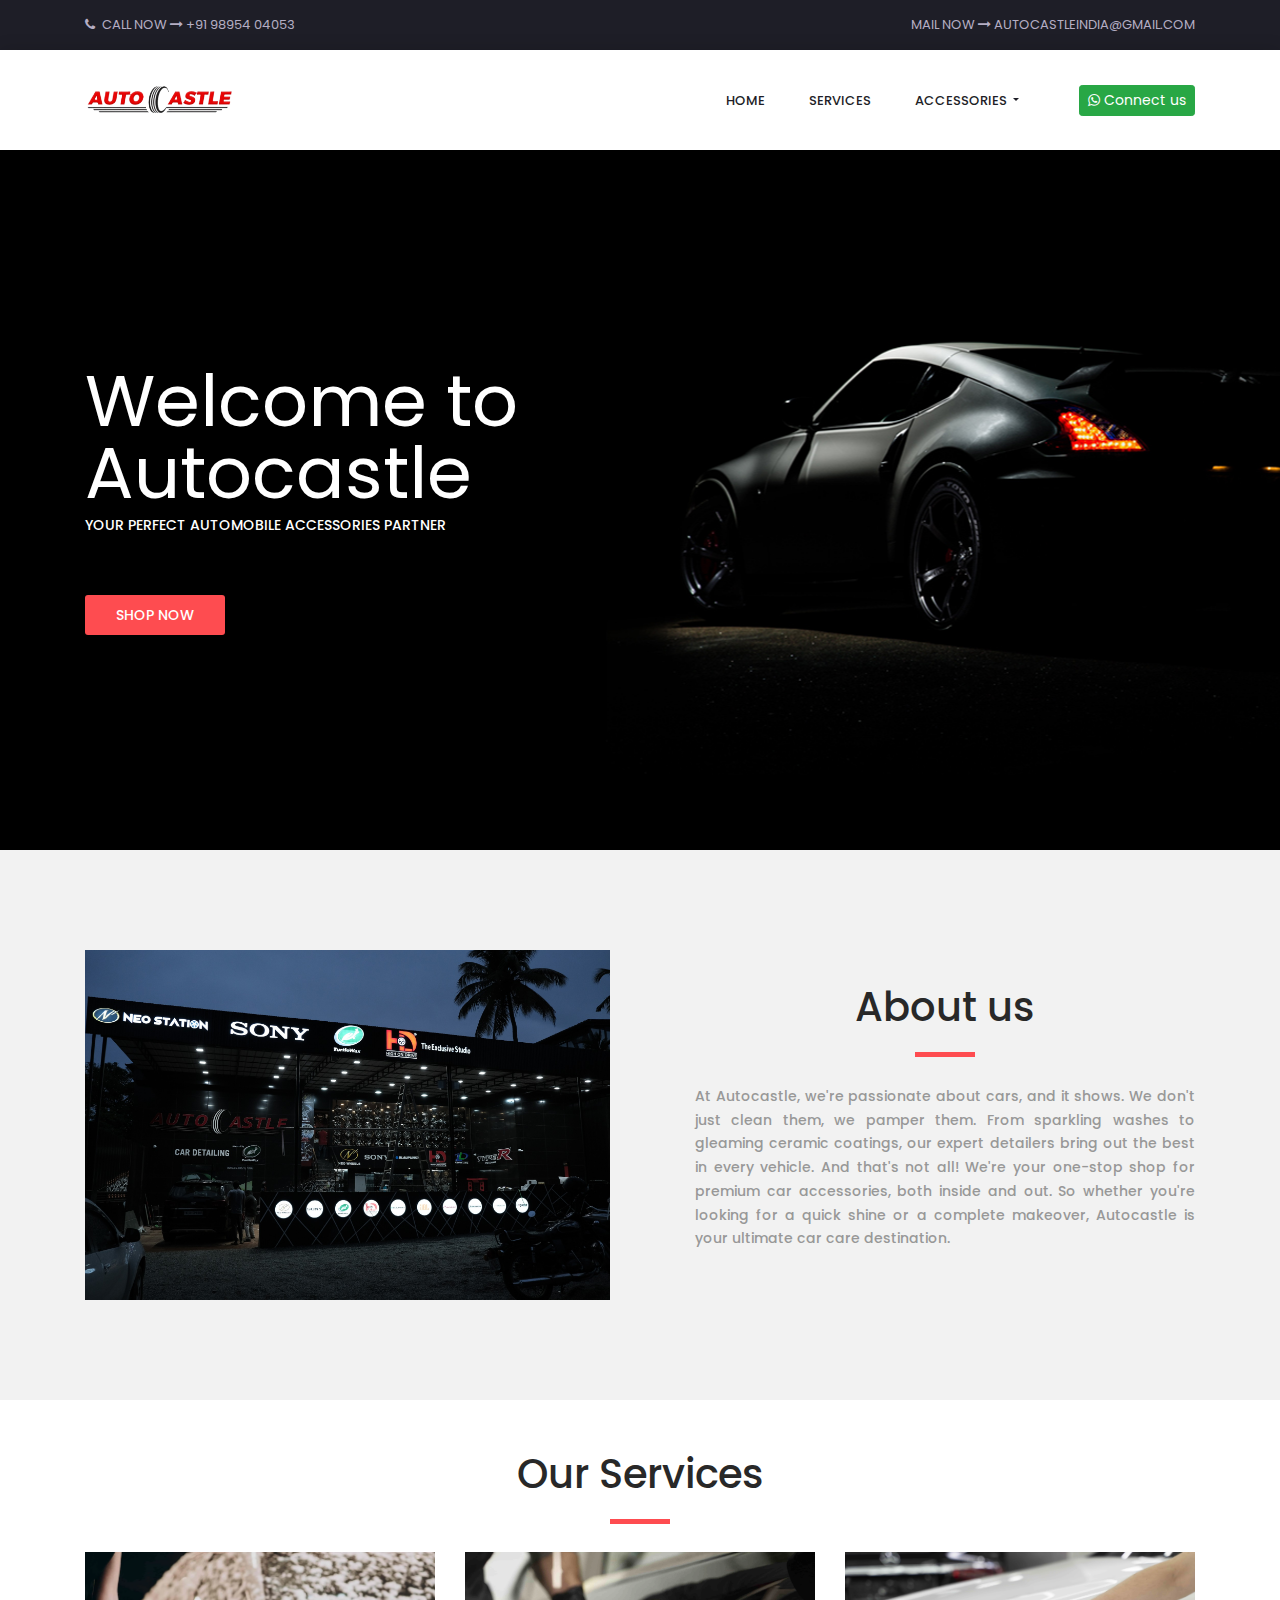
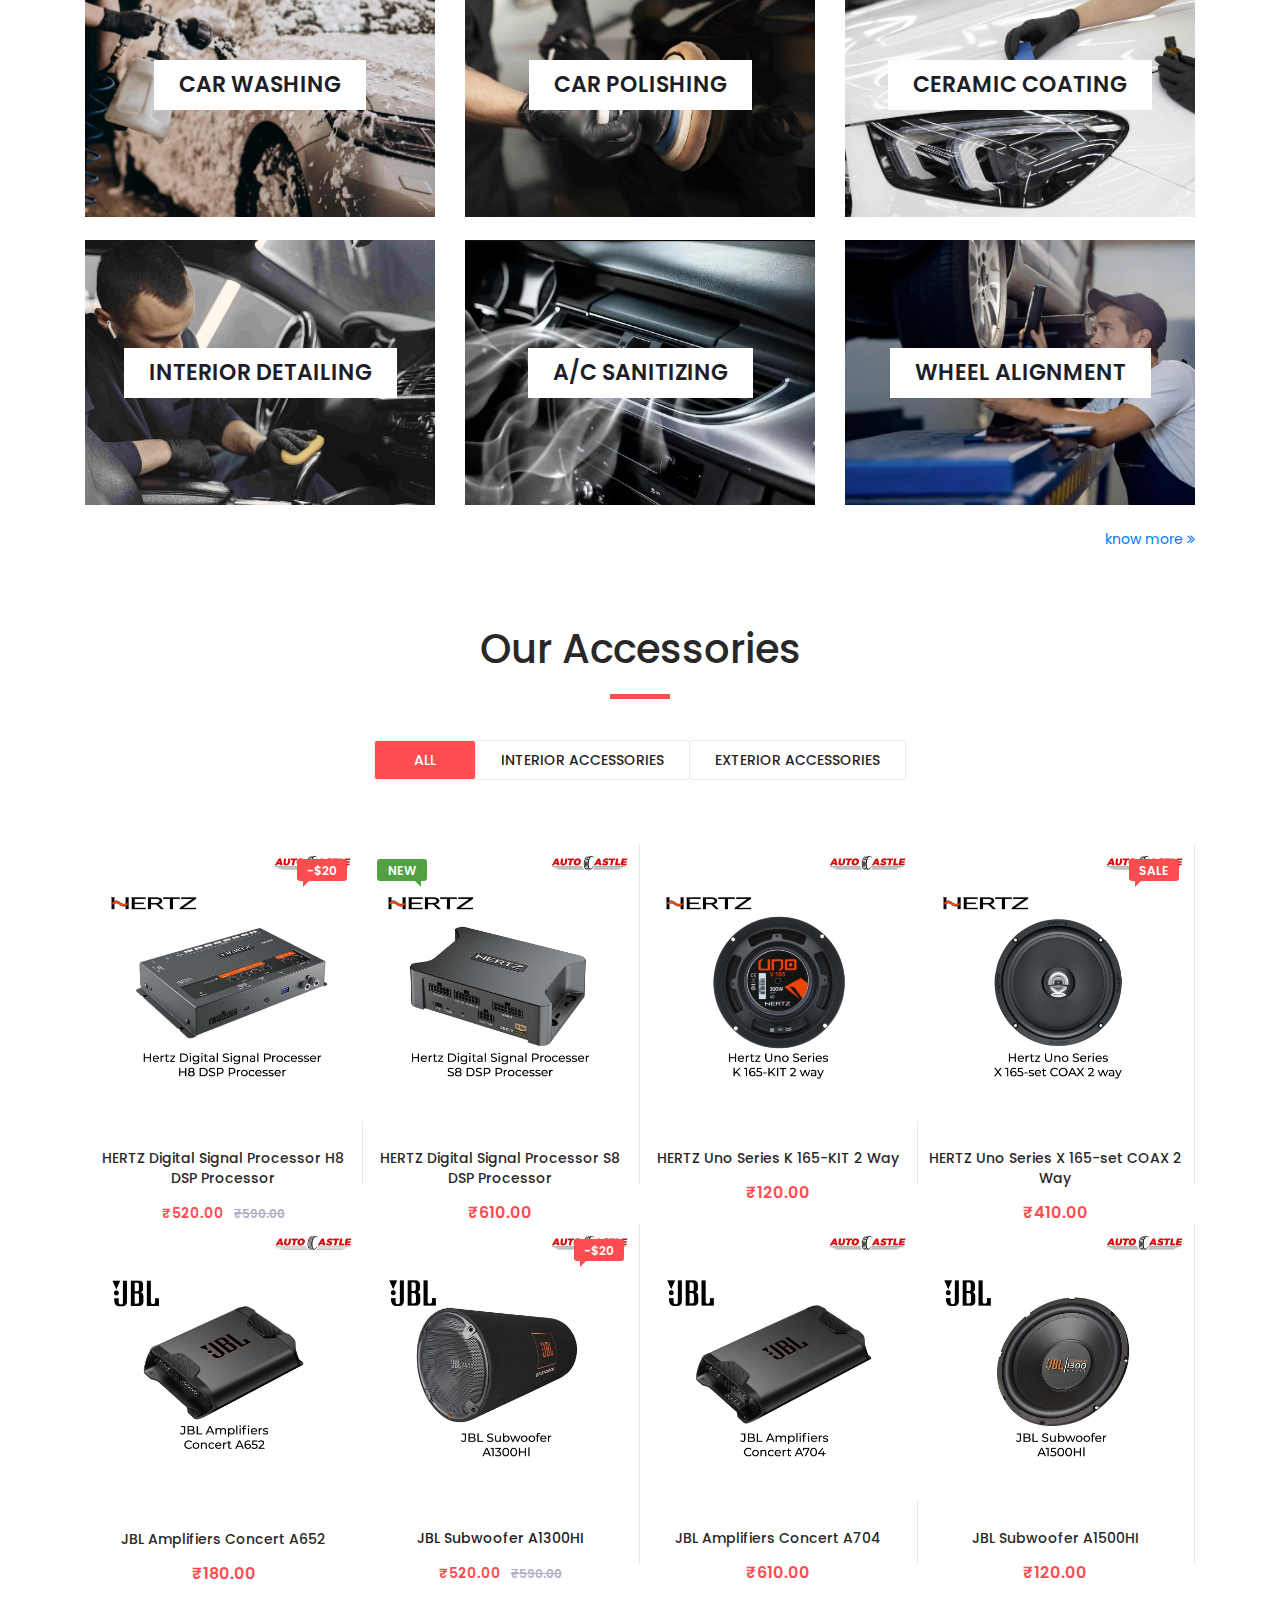
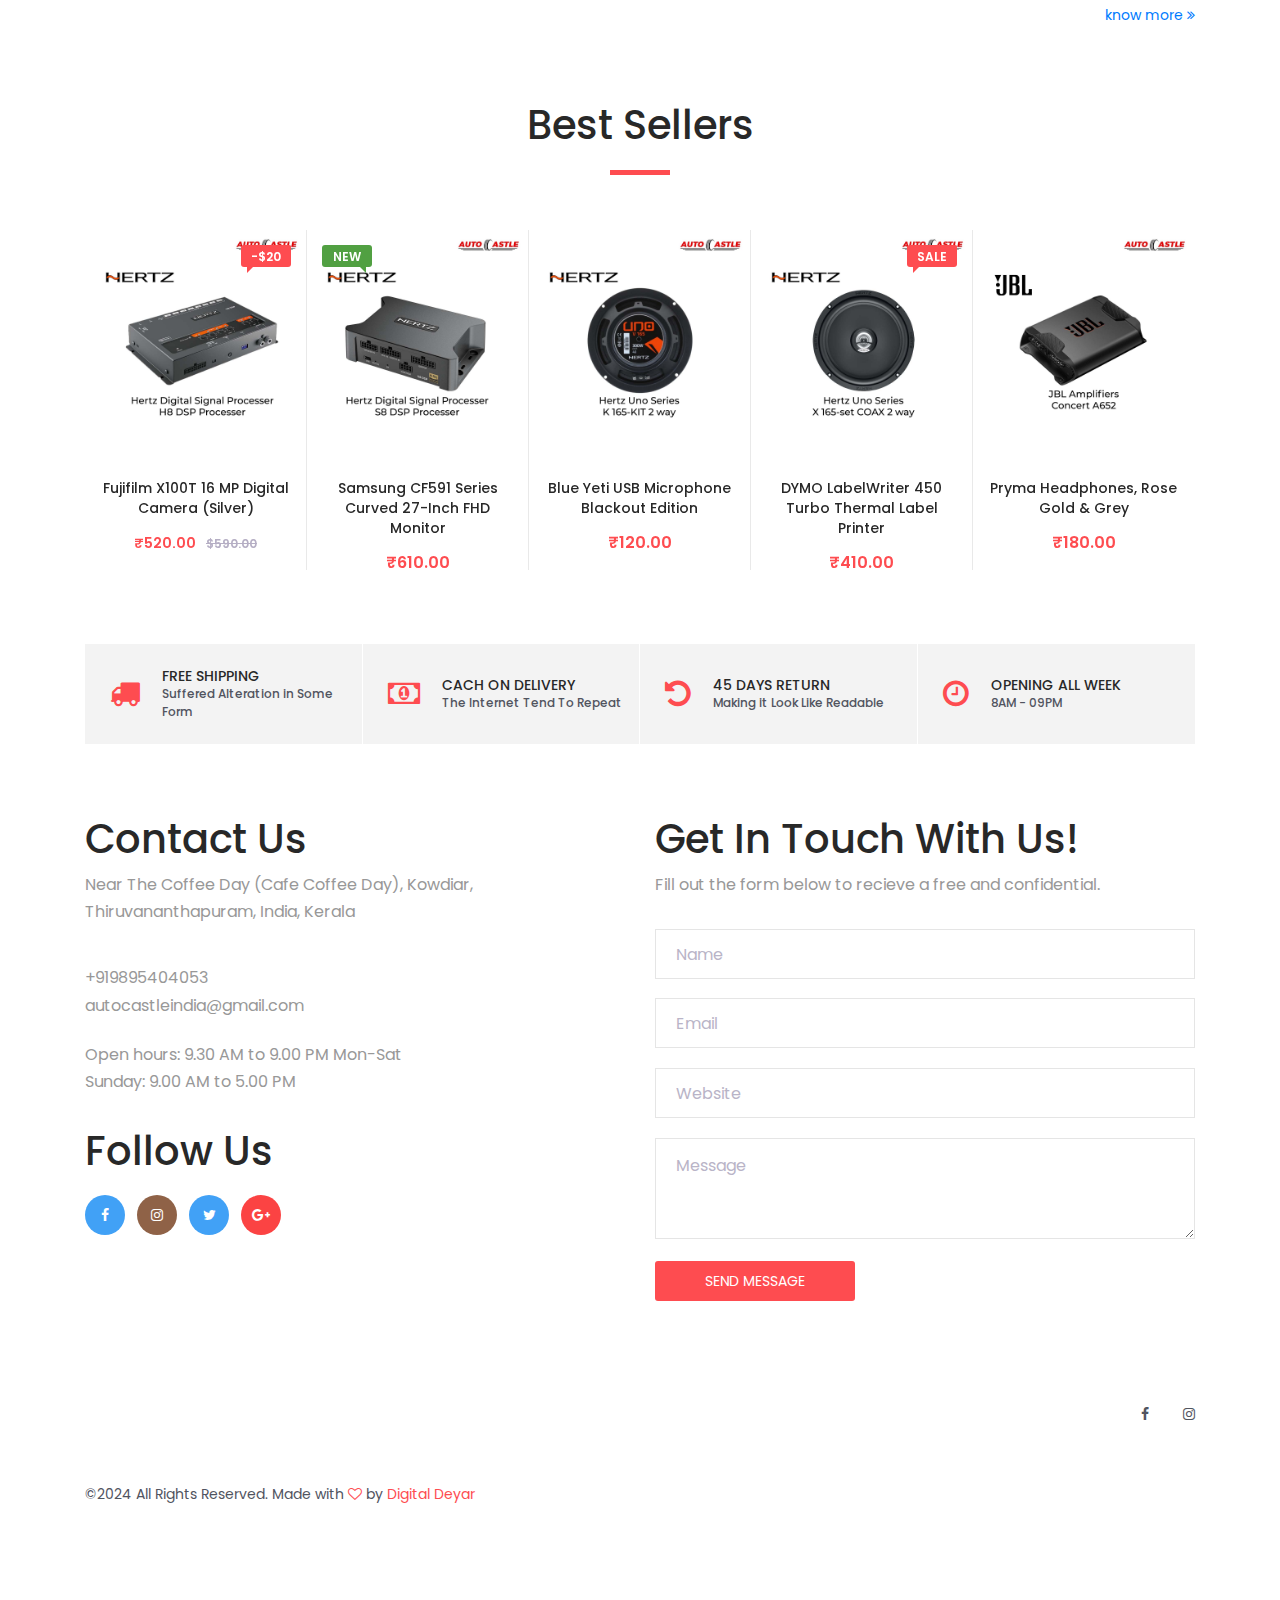
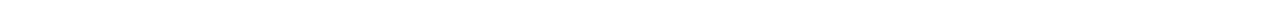
<file: index.html>
<!DOCTYPE html>
<html lang="en">

<head>
	<title>Auto Castle</title>
	<meta charset="utf-8">
	<meta http-equiv="X-UA-Compatible" content="IE=edge">
	<meta name="description" content="Colo Shop Template">
	<meta name="viewport" content="width=device-width, initial-scale=1">
	<link rel="stylesheet" type="text/css" href="styles/bootstrap4/bootstrap.min.css">
	<link href="plugins/font-awesome-4.7.0/css/font-awesome.min.css" rel="stylesheet" type="text/css">
	<link rel="stylesheet" type="text/css" href="plugins/OwlCarousel2-2.2.1/owl.carousel.css">
	<link rel="stylesheet" type="text/css" href="plugins/OwlCarousel2-2.2.1/owl.theme.default.css">
	<link rel="stylesheet" type="text/css" href="plugins/OwlCarousel2-2.2.1/animate.css">
	<link rel="stylesheet" type="text/css" href="styles/main_styles.css">
	<link rel="stylesheet" type="text/css" href="styles/responsive.css">
	<link rel="stylesheet" type="text/css" href="plugins/themify-icons/themify-icons.css">
	<link rel="stylesheet" type="text/css" href="plugins/jquery-ui-1.12.1.custom/jquery-ui.css">
	<link rel="stylesheet" type="text/css" href="styles/contact_styles.css">
	<link rel="stylesheet" type="text/css" href="styles/contact_responsive.css">
	<link rel="stylesheet" type="text/css" href="styles/single_styles.css">
	<link rel="stylesheet" type="text/css" href="styles/single_responsive.css">
	<link rel="stylesheet" type="text/css" href="styles/categories_responsive.css">
	<link rel="stylesheet" type="text/css" href="styles/categories_styles.css">
</head>

<body>

	<div class="super_container">

		<!-- Header -->

		<header class="header trans_300">

			<!-- Top Navigation -->

			<div class="top_nav">
				<div class="container">
					<div class="row">
						<div class="col-md-6">
							<div class="top_nav_left"><i class="fa fa-solid fa-phone mr-1"></i> call now <i
									class="fa fa-long-arrow-right"></i> +91 98954 04053 </div>
						</div>
						<div class="col-md-6 text-right">
							<div class="top_nav_right">
								<div class="top_nav_menu">

									<div class="top_nav_left"><i class="fa fa-solid fa-mail mr-1"></i> mail now <i
											class="fa fa-long-arrow-right"></i> autocastleindia@gmail.com </div>

								</div>
							</div>
						</div>
					</div>
				</div>
			</div>

			<!-- Main Navigation -->

			<div class="main_nav_container">
				<div class="container">
					<div class="row">
						<div class="col-lg-12 text-right">
							<div class="logo_container">
								<img src="images/logo.png" style="width: 150px;" alt="">
							</div>
							<nav class="navbar">
								<ul class="navbar_menu">
									<li><a href="index.html">home</a></li>
									<li><a href="services.html">services</a></li>
									<li class="nav-item dropdown">
										<a class="nav-link dropdown-toggle" href="#" id="navbarDropdown" role="button"
											data-toggle="dropdown" aria-haspopup="true" aria-expanded="false">
											Accessories
										</a>
										<div class="dropdown-menu" aria-labelledby="navbarDropdown">
											<a class="dropdown-item" href="interior.html">Interior Accessories</a>
											<a class="dropdown-item" href="exterior.html">Exterior Accessories</a>
										</div>
									</li>

								</ul>
								<ul style="margin-left: 40px;">

									<li class="btn btn-success btn-sm">
										<a class="text-white" href="https://wa.me/+919526686388">
											<i class="fa fa-whatsapp"></i>
											Connect us

										</a>
									</li>
								</ul>
								<div class="hamburger_container">
									<i class="fa fa-bars" aria-hidden="true"></i>
								</div>
							</nav>
						</div>
					</div>
				</div>
			</div>

		</header>

		<div class="fs_menu_overlay"></div>
		<div class="hamburger_menu">
			<div class="hamburger_close"><i class="fa fa-times" aria-hidden="true"></i></div>
			<div class="hamburger_menu_content text-right">
				<ul class="menu_top_nav">
					<li class="menu_item"><a href="#">home</a></li>
					<li class="menu_item"><a href="#">services</a></li>
					<li class="menu_item has-children">
						<a href="#">
							Accessories
							<i class="fa fa-angle-down"></i>
						</a>
						<ul class="menu_selection">
							<li><a href="#"><i class="fa fa-sign-in" aria-hidden="true"></i>Interior accessories</a>
							</li>
							<li><a href="#"><i class="fa fa-user-plus" aria-hidden="true"></i>Exterior accessories</a>
							</li>
						</ul>
					</li>

				</ul>
			</div>
		</div>
		<!-- Slider -->
		<div class="main_slider" style="background-image:url(images/slider_1.jpg)">
			<div class="container fill_height">
				<div class="row align-items-center fill_height">
					<div class="col">
						<div class="main_slider_content">

							<h1 style="color: white;">Welcome to Autocastle</h1>
							<h6 style="color: white;">your perfect automobile accessories partner</h6>
							<div class="red_button shop_now_button"><a href="#">shop now</a></div>
						</div>
					</div>
				</div>
			</div>
		</div>
		<div class="deal_ofthe_week" style="padding-top: 100px; padding-bottom: 100px;">
			<div class="container">
				<div class="row align-items-center">
					<div class="col-lg-6">
						<div class="deal_ofthe_week_img" style="height: 350px;">
							<img src="images/deal_ofthe_week.jpg" alt="">
						</div>
					</div>
					<div class="col-lg-6 text-right deal_ofthe_week_col">
						<div class="deal_ofthe_week_content d-flex flex-column align-items-center float-right">
							<div class="section_title">
								<h2>About us</h2>
							</div>
							<div style="width: 500px; text-align: justify;"> <br><br>
								<p>At Autocastle, we're passionate about cars, and it shows. We don't just clean them,
									we pamper them. From sparkling washes to gleaming ceramic coatings, our expert
									detailers bring out the best in every vehicle. And that's not all! We're your
									one-stop shop for premium car accessories, both inside and out. So whether you're
									looking for a quick shine or a complete makeover, Autocastle is your ultimate car
									care destination.
								</p>

							</div>
						</div>
					</div>
				</div>
			</div>
		</div>

		<!-- Banner -->

		<div class="banner">
			<div class="container">
				<div class="row">
					<div class="col text-center">
						<div class="section_title new_arrivals_title" style="margin-top: 20px; ">
							<h2>Our Services</h2>
						</div>
					</div>

				</div>
				<br><br>
				<div class="row">
					<div class="col-md-4">
						<div class="banner_item align-items-center" style="background-image:url(images/banner_1.png)">
							<div class="banner_category">
								<a href="https://wa.me/+919895404053">car washing</a>
							</div>
						</div>
					</div>
					<div class="col-md-4">
						<div class="banner_item align-items-center" style="background-image:url(images/banner_2.png)">
							<div class="banner_category">
								<a href="https://wa.me/+919895404053">car polishing</a>
							</div>
						</div>
					</div>
					<div class="col-md-4">
						<div class="banner_item align-items-center" style="background-image:url(images/banner_3.png)">
							<div class="banner_category">
								<a href="https://wa.me/+919895404053">ceramic coating</a>
							</div>
						</div>
					</div>
				</div>
				<br>
				<div class="row">
					<div class="col-md-4">
						<div class="banner_item align-items-center" style="background-image:url(images/banner_4.png)">
							<div class="banner_category">
								<a href="https://wa.me/+919895404053">interior detailing</a>
							</div>
						</div>
					</div>
					<div class="col-md-4">
						<div class="banner_item align-items-center" style="background-image:url(images/banner_5.png)">
							<div class="banner_category">
								<a href="https://wa.me/+919895404053">A/C Sanitizing</a>
							</div>
						</div>
					</div>
					<div class="col-md-4">
						<div class="banner_item align-items-center" style="background-image:url(images/banner_6.png)">
							<div class="banner_category">
								<a href="https://wa.me/+919895404053">Wheel Alignment</a>
							</div>
						</div>
					</div>
				</div>
				<br>
					<div class="row">
						<div class="col text-right">
							<div class="">
								<a href="services.html"><span></span>know more <i class="fa fa-angle-double-right" aria-hidden="true"> </i> </a>
							</div>
						</div>
					</div>
			</div>
		</div>

		<!-- New Arrivals -->

		<div class="new_arrivals">
			<div class="container">
				<div class="row">
					<div class="col text-center">
						<div class="section_title new_arrivals_title">
							<h2>Our Accessories</h2>
						</div>
					</div>
				</div>
				<div class="row align-items-center">
					<div class="col text-center">
						<div class="new_arrivals_sorting">
							<ul class="arrivals_grid_sorting clearfix button-group filters-button-group">
								<li class="grid_sorting_button button d-flex flex-column justify-content-center align-items-center active is-checked"
									data-filter="*">all</li>
								<li class="grid_sorting_button button d-flex flex-column justify-content-center align-items-center"
									data-filter=".women">interior accessories</li>
								<li class="grid_sorting_button button d-flex flex-column justify-content-center align-items-center"
									data-filter=".accessories">exterior accessories</li>

							</ul>
						</div>
					</div>
				</div>
				<div class="row">
					<div class="col">
						<div class="product-grid"
							data-isotope='{ "itemSelector": ".product-item", "layoutMode": "fitRows" }'>

							<!-- Product 1 -->

							<div class="product-item men">
								<div class="product discount product_filter">
									<div class="product_image">
										<img src="images/product_1.png" alt="">
									</div>
									<div class="favorite favorite_left"></div>
									<div
										class="product_bubble product_bubble_right product_bubble_red d-flex flex-column align-items-center">
										<span>-$20</span>
									</div>
									<div class="product_info">
										<h6 class="product_name"><a >HERTZ Digital Signal Processor H8
												DSP Processor</a></h6>
										<div class="product_price">₹520.00<span>₹590.00</span></div>
									</div>
								</div>
								<div class="red_button add_to_cart_button " style="width: 240px" style=" width:
									240px"><a href="https://wa.me/+919895404053">buy
										now</a></div>
							</div>

							<!-- Product 2 -->

							<div class="product-item women">
								<div class="product product_filter">
									<div class="product_image">
										<img src="images/product_2.png" alt="">
									</div>
									<div class="favorite"></div>
									<div
										class="product_bubble product_bubble_left product_bubble_green d-flex flex-column align-items-center">
										<span>new</span>
									</div>
									<div class="product_info">
										<h6 class="product_name"><a >HERTZ Digital Signal Processor S8
												DSP Processor</a></h6>
										<div class="product_price">₹610.00</div>
									</div>
								</div>
								<div class="red_button add_to_cart_button " style="width: 240px"><a href="
									https://wa.me/+919895404053">buy
										now</a></div>
							</div>

							<!-- Product 3 -->

							<div class="product-item women">
								<div class="product product_filter">
									<div class="product_image">
										<img src="images/product_3.png" alt="">
									</div>
									<div class="favorite"></div>
									<div class="product_info">
										<h6 class="product_name"><a >HERTZ Uno Series K 165-KIT 2
												Way</a></h6>
										<div class="product_price">₹120.00</div>
									</div>
								</div>
								<div class="red_button add_to_cart_button " style="width: 240px"><a href="
									https://wa.me/+919895404053">buy
										now</a></div>
							</div>

							<!-- Product 4 -->

							<div class="product-item accessories">
								<div class="product product_filter">
									<div class="product_image">
										<img src="images/product_4.png" alt="">
									</div>
									<div
										class="product_bubble product_bubble_right product_bubble_red d-flex flex-column align-items-center">
										<span>sale</span>
									</div>
									<div class="favorite favorite_left"></div>
									<div class="product_info">
										<h6 class="product_name"><a >HERTZ Uno Series X 165-set COAX 2
												Way</a></h6>
										<div class="product_price">₹410.00</div>
									</div>
								</div>
								<div class="red_button add_to_cart_button " style="width: 240px"><a href="
									https://wa.me/+919895404053">buy
										now</a></div>
							</div>

							<!-- Product 5 -->

							<div class="product-item women men">
								<div class="product product_filter">
									<div class="product_image">
										<img src="images/product_5.png" alt="">
									</div>
									<div class="favorite"></div>
									<div class="product_info">
										<h6 class="product_name"><a >JBL Amplifiers Concert A652 </a>
										</h6>
										<div class="product_price">₹180.00</div>
									</div>
								</div>
								<div class="red_button add_to_cart_button " style="width: 240px"><a href="
									https://wa.me/+919895404053">buy
										now</a></div>
							</div>

							<!-- Product 6 -->

							<div class="product-item accessories">
								<div class="product discount product_filter">
									<div class="product_image">
										<img src="images/product_6.png" alt="">
									</div>
									<div class="favorite favorite_left"></div>
									<div
										class="product_bubble product_bubble_right product_bubble_red d-flex flex-column align-items-center">
										<span>-$20</span>
									</div>
									<div class="product_info">
										<h6 class="product_name"><a href="#single.html">JBL Subwoofer A1300HI</a></h6>
										<div class="product_price">₹520.00<span>₹590.00</span></div>
									</div>
								</div>
								<div class="red_button add_to_cart_button " style="width: 240px"><a href="
									https://wa.me/+919895404053">buy
										now</a></div>
							</div>

							<!-- Product 7 -->

							<div class="product-item women">
								<div class="product product_filter">
									<div class="product_image">
										<img src="images/product_7.png" alt="">
									</div>
									<div class="favorite"></div>
									<div class="product_info">
										<h6 class="product_name"><a >JBL Amplifiers Concert A704</a>
										</h6>
										<div class="product_price">₹610.00</div>
									</div>
								</div>
								<div class="red_button add_to_cart_button " style="width: 240px"><a href="
									https://wa.me/+919895404053">buy
										now</a></div>
							</div>

							<!-- Product 8 -->

							<div class="product-item accessories">
								<div class="product product_filter">
									<div class="product_image">
										<img src="images/product_8.png" alt="">
									</div>
									<div class="favorite"></div>
									<div class="product_info">
										<h6 class="product_name"><a >JBL Subwoofer A1500HI</a></h6>
										<div class="product_price">₹120.00</div>
									</div>
								</div>
								<div class="red_button add_to_cart_button " style="width: 240px"><a href="
									https://wa.me/+919895404053">buy
										now</a></div>
							</div>


						</div>
					</div>
					<br>
					
				</div>
				<div class="row">
					<div class="col text-right">
						<div class="">
							<a href="internal.html"><span></span>know more <i class="fa fa-angle-double-right" aria-hidden="true"> </i> </a>
						</div>
					</div>
				</div>
			</div>
		</div>


		<!-- Best Sellers -->

		<div class="best_sellers">
			<div class="container">
				<div class="row">
					<div class="col text-center">
						<div class="section_title new_arrivals_title">
							<h2>Best Sellers</h2>
						</div>
					</div>
				</div>
				<div class="row">
					<div class="col">
						<div class="product_slider_container">
							<div class="owl-carousel owl-theme product_slider">

								<!-- Slide 1 -->

								<div class="owl-item product_slider_item">
									<div class="product-item">
										<div class="product discount">
											<div class="product_image">
												<img src="images/product_1.png" alt="">
											</div>
											<div class="favorite favorite_left"></div>
											<div
												class="product_bubble product_bubble_right product_bubble_red d-flex flex-column align-items-center">
												<span>-$20</span>
											</div>
											<div class="product_info">
												<h6 class="product_name"><a >Fujifilm X100T 16 MP
														Digital Camera (Silver)</a></h6>
												<div class="product_price">₹520.00<span>$590.00</span></div>
											</div>
										</div>
									</div>
								</div>

								<!-- Slide 2 -->

								<div class="owl-item product_slider_item">
									<div class="product-item women">
										<div class="product">
											<div class="product_image">
												<img src="images/product_2.png" alt="">
											</div>
											<div class="favorite"></div>
											<div
												class="product_bubble product_bubble_left product_bubble_green d-flex flex-column align-items-center">
												<span>new</span>
											</div>
											<div class="product_info">
												<h6 class="product_name"><a >Samsung CF591 Series
														Curved 27-Inch FHD Monitor</a></h6>
												<div class="product_price">₹610.00</div>
											</div>
										</div>
									</div>
								</div>

								<!-- Slide 3 -->

								<div class="owl-item product_slider_item">
									<div class="product-item women">
										<div class="product">
											<div class="product_image">
												<img src="images/product_3.png" alt="">
											</div>
											<div class="favorite"></div>
											<div class="product_info">
												<h6 class="product_name"><a >Blue Yeti USB Microphone
														Blackout Edition</a></h6>
												<div class="product_price">₹120.00</div>
											</div>
										</div>
									</div>
								</div>

								<!-- Slide 4 -->

								<div class="owl-item product_slider_item">
									<div class="product-item accessories">
										<div class="product">
											<div class="product_image">
												<img src="images/product_4.png" alt="">
											</div>
											<div
												class="product_bubble product_bubble_right product_bubble_red d-flex flex-column align-items-center">
												<span>sale</span>
											</div>
											<div class="favorite favorite_left"></div>
											<div class="product_info">
												<h6 class="product_name"><a >DYMO LabelWriter 450
														Turbo Thermal Label Printer</a></h6>
												<div class="product_price">₹410.00</div>
											</div>
										</div>
									</div>
								</div>

								<!-- Slide 5 -->

								<div class="owl-item product_slider_item">
									<div class="product-item women men">
										<div class="product">
											<div class="product_image">
												<img src="images/product_5.png" alt="">
											</div>
											<div class="favorite"></div>
											<div class="product_info">
												<h6 class="product_name"><a >Pryma Headphones, Rose
														Gold & Grey</a></h6>
												<div class="product_price">₹180.00</div>
											</div>
										</div>
									</div>
								</div>

								<!-- Slide 6 -->

								<div class="owl-item product_slider_item">
									<div class="product-item accessories">
										<div class="product discount">
											<div class="product_image">
												<img src="images/product_6.png" alt="">
											</div>
											<div class="favorite favorite_left"></div>
											<div
												class="product_bubble product_bubble_right product_bubble_red d-flex flex-column align-items-center">
												<span>-$20</span>
											</div>
											<div class="product_info">
												<h6 class="product_name"><a >Fujifilm X100T 16 MP
														Digital Camera (Silver)</a></h6>
												<div class="product_price">$520.00<span>$590.00</span></div>
											</div>
										</div>
									</div>
								</div>

								<!-- Slide 7 -->

								<div class="owl-item product_slider_item">
									<div class="product-item women">
										<div class="product">
											<div class="product_image">
												<img src="images/product_7.png" alt="">
											</div>
											<div class="favorite"></div>
											<div class="product_info">
												<h6 class="product_name"><a >Samsung CF591 Series
														Curved 27-Inch FHD Monitor</a></h6>
												<div class="product_price">$610.00</div>
											</div>
										</div>
									</div>
								</div>

								<!-- Slide 8 -->

								<div class="owl-item product_slider_item">
									<div class="product-item accessories">
										<div class="product">
											<div class="product_image">
												<img src="images/product_8.png" alt="">
											</div>
											<div class="favorite"></div>
											<div class="product_info">
												<h6 class="product_name"><a >Blue Yeti USB Microphone
														Blackout Edition</a></h6>
												<div class="product_price">$120.00</div>
											</div>
										</div>
									</div>
								</div>

								<!-- Slide 9 -->

								<div class="owl-item product_slider_item">
									<div class="product-item men">
										<div class="product">
											<div class="product_image">
												<img src="images/product_9.png" alt="">
											</div>
											<div
												class="product_bubble product_bubble_right product_bubble_red d-flex flex-column align-items-center">
												<span>sale</span>
											</div>
											<div class="favorite favorite_left"></div>
											<div class="product_info">
												<h6 class="product_name"><a >DYMO LabelWriter 450
														Turbo Thermal Label Printer</a></h6>
												<div class="product_price">$410.00</div>
											</div>
										</div>
									</div>
								</div>

								<!-- Slide 10 -->

								<div class="owl-item product_slider_item">
									<div class="product-item men">
										<div class="product">
											<div class="product_image">
												<img src="images/product_10.png" alt="">
											</div>
											<div class="favorite"></div>
											<div class="product_info">
												<h6 class="product_name"><a >Pryma Headphones, Rose
														Gold & Grey</a></h6>
												<div class="product_price">$180.00</div>
											</div>
										</div>
									</div>
								</div>
							</div>

							<!-- Slider Navigation -->

							<div
								class="product_slider_nav_left product_slider_nav d-flex align-items-center justify-content-center flex-column">
								<i class="fa fa-chevron-left" aria-hidden="true"></i>
							</div>
							<div
								class="product_slider_nav_right product_slider_nav d-flex align-items-center justify-content-center flex-column">
								<i class="fa fa-chevron-right" aria-hidden="true"></i>
							</div>
						</div>
					</div>
				</div>
			</div>
		</div>
		<!-- gallery -->




		<!-- Benefit -->

		<div class="benefit">
			<div class="container">
				<div class="row benefit_row">
					<div class="col-lg-3 benefit_col">
						<div class="benefit_item d-flex flex-row align-items-center">
							<div class="benefit_icon"><i class="fa fa-truck" aria-hidden="true"></i></div>
							<div class="benefit_content">
								<h6>free shipping</h6>
								<p>Suffered Alteration in Some Form</p>
							</div>
						</div>
					</div>
					<div class="col-lg-3 benefit_col">
						<div class="benefit_item d-flex flex-row align-items-center">
							<div class="benefit_icon"><i class="fa fa-money" aria-hidden="true"></i></div>
							<div class="benefit_content">
								<h6>cach on delivery</h6>
								<p>The Internet Tend To Repeat</p>
							</div>
						</div>
					</div>
					<div class="col-lg-3 benefit_col">
						<div class="benefit_item d-flex flex-row align-items-center">
							<div class="benefit_icon"><i class="fa fa-undo" aria-hidden="true"></i></div>
							<div class="benefit_content">
								<h6>45 days return</h6>
								<p>Making it Look Like Readable</p>
							</div>
						</div>
					</div>
					<div class="col-lg-3 benefit_col">
						<div class="benefit_item d-flex flex-row align-items-center">
							<div class="benefit_icon"><i class="fa fa-clock-o" aria-hidden="true"></i></div>
							<div class="benefit_content">
								<h6>opening all week</h6>
								<p>8AM - 09PM</p>
							</div>
						</div>
					</div>
				</div>
			</div>
		</div>
		<!-- contact -->
		<br>
		<div class="container my-5">
			<div class="row mt-4">
				<div class="col-lg-6 contact_col">
					<div class="contact_contents">
						<h1>Contact Us</h1>
						<p>
							Near The Coffee Day (Cafe Coffee Day), Kowdiar, Thiruvananthapuram, India, Kerala</p>
						<div>
							<p>+919895404053</p>
							<p>autocastleindia@gmail.com</p>
						</div>
						<div>
							<p>Open hours: 9.30 AM to 9.00 PM Mon-Sat</p>
							<p>Sunday: 9.00 AM to 5.00 PM</p>
						</div>
					</div>

					<!-- Follow Us -->

					<div class="follow_us_contents">
						<h1>Follow Us</h1>
						<ul class="social d-flex flex-row">
							<li><a href="https://www.facebook.com/AutoCastleTrivandrum/"
									style="background-color: #41a1f6"><i class="fa fa-facebook"
										aria-hidden="true"></i></a></li>
							<li><a href="https://www.instagram.com/autocastletrivandrum/"
									style="background-color: #8f6247"><i class="fa fa-instagram"
										aria-hidden="true"></i></a></li>
							<li><a href="#" style="background-color: #41a1f6"><i class="fa fa-twitter"
										aria-hidden="true"></i></a></li>
							<li><a href="#" style="background-color: #fb4343"><i class="fa fa-google-plus"
										aria-hidden="true"></i></a></li>

						</ul>
					</div>

				</div>

				<div class="col-lg-6 get_in_touch_col">
					<div class="get_in_touch_contents">
						<h1>Get In Touch With Us!</h1>
						<p>Fill out the form below to recieve a free and confidential.</p>
						<form action="post">
							<div>
								<input id="input_name" class="form_input input_name input_ph" type="text" name="name"
									placeholder="Name" required="required" data-error="Name is required.">
								<input id="input_email" class="form_input input_email input_ph" type="email"
									name="email" placeholder="Email" required="required"
									data-error="Valid email is required.">
								<input id="input_website" class="form_input input_website input_ph" type="url"
									name="name" placeholder="Website" required="required"
									data-error="Name is required.">
								<textarea id="input_message" class="input_ph input_message" name="message"
									placeholder="Message" rows="3" required
									data-error="Please, write us a message."></textarea>
							</div>
							<div>
								<button id="review_submit" type="submit" class="red_button message_submit_btn trans_300"
									value="Submit" style="width: 200px;">send message</button>
							</div>
						</form>
					</div>
				</div>

			</div>
		</div>

		<!-- Footer -->

		<footer class="footer">
			<div class="container">
				<div class="row">
					<div class="col-lg-6">
						<div
							class="footer_nav_container d-flex flex-sm-row flex-column align-items-center justify-content-lg-start justify-content-center text-center">
							<ul class="footer_nav">

							</ul>
						</div>
					</div>
					<div class="col-lg-6">
						<div
							class="footer_social d-flex flex-row align-items-center justify-content-lg-end justify-content-center">
							<ul>
								<li><a href="https://www.facebook.com/AutoCastleTrivandrum/"><i class="fa fa-facebook"
											aria-hidden="true"></i></a></li>

								<li><a href="https://www.instagram.com/autocastletrivandrum/"><i class="fa fa-instagram"
											aria-hidden="true"></i></a></li>
							</ul>
						</div>
					</div>
				</div>
				<div class="row">
					<div class="col-lg-12">
						<div class="footer_nav_container">
							<div class="cr">©2024 All Rights Reserved. Made with <i class="fa fa-heart-o"
									aria-hidden="true"></i> by <a href="https://digitaldeyar.com/">Digital Deyar</a>
							</div>
						</div>
					</div>
				</div>
		</footer>

	</div>

	<script src="js/jquery-3.2.1.min.js"></script>
	<script src="styles/bootstrap4/popper.js"></script>
	<script src="styles/bootstrap4/bootstrap.min.js"></script>
	<script src="plugins/Isotope/isotope.pkgd.min.js"></script>
	<script src="plugins/OwlCarousel2-2.2.1/owl.carousel.js"></script>
	<script src="plugins/easing/easing.js"></script>
	<script src="js/custom.js"></script>
</body>

</html>
</file>
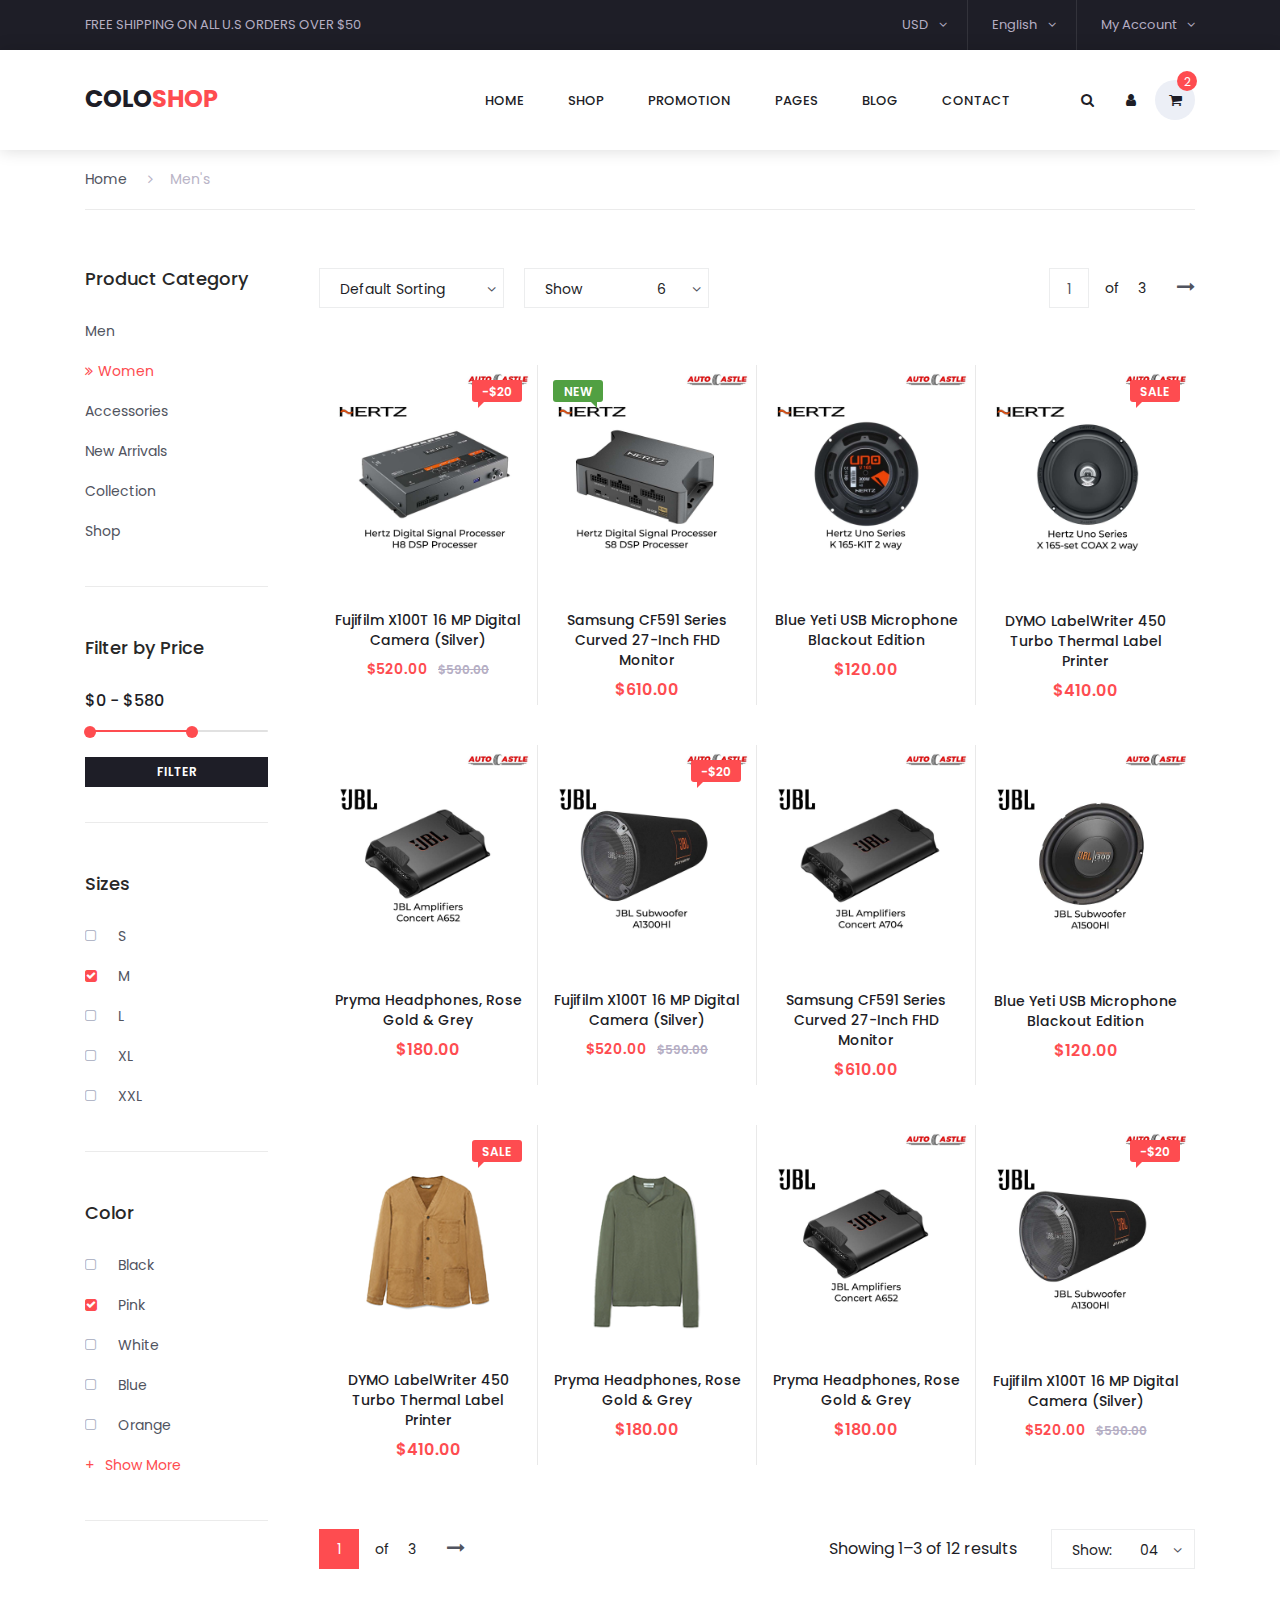
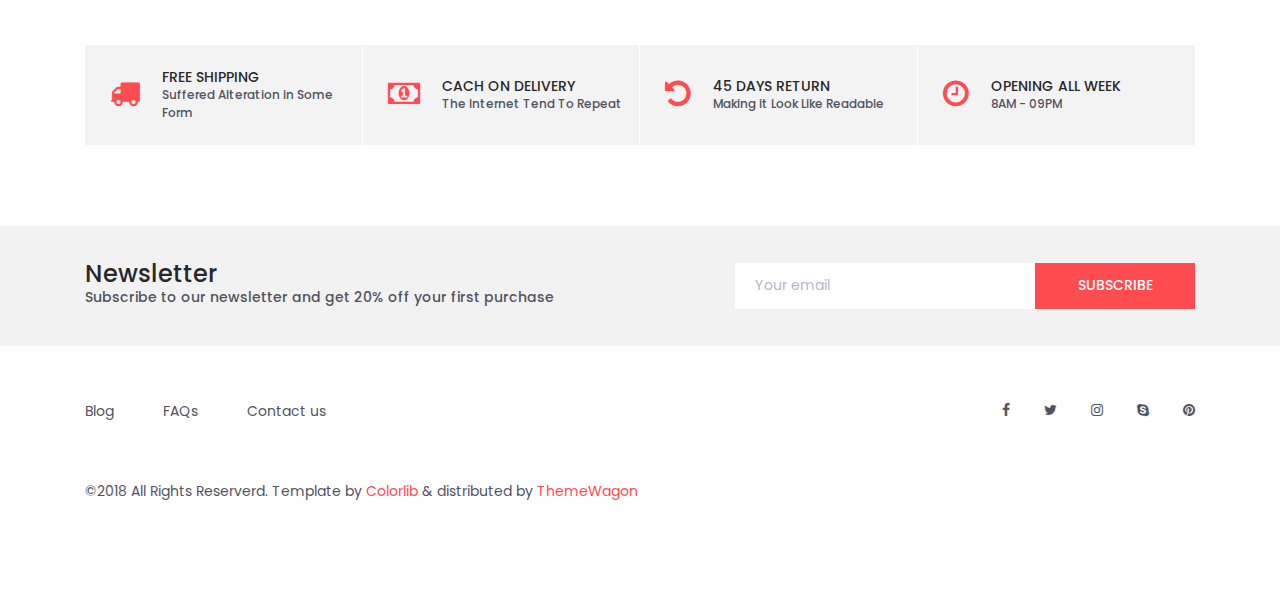
<file: categories.html>
<!DOCTYPE html>
<html lang="en">
<head>
<title>Colo Shop Categories</title>
<meta charset="utf-8">
<meta http-equiv="X-UA-Compatible" content="IE=edge">
<meta name="description" content="Colo Shop Template">
<meta name="viewport" content="width=device-width, initial-scale=1">
<link rel="stylesheet" type="text/css" href="styles/bootstrap4/bootstrap.min.css">
<link href="plugins/font-awesome-4.7.0/css/font-awesome.min.css" rel="stylesheet" type="text/css">
<link rel="stylesheet" type="text/css" href="plugins/OwlCarousel2-2.2.1/owl.carousel.css">
<link rel="stylesheet" type="text/css" href="plugins/OwlCarousel2-2.2.1/owl.theme.default.css">
<link rel="stylesheet" type="text/css" href="plugins/OwlCarousel2-2.2.1/animate.css">
<link rel="stylesheet" type="text/css" href="plugins/jquery-ui-1.12.1.custom/jquery-ui.css">
<link rel="stylesheet" type="text/css" href="styles/categories_styles.css">
<link rel="stylesheet" type="text/css" href="styles/categories_responsive.css">
</head>

<body>

<div class="super_container">

	<!-- Header -->

	<header class="header trans_300">

		<!-- Top Navigation -->

		<div class="top_nav">
			<div class="container">
				<div class="row">
					<div class="col-md-6">
						<div class="top_nav_left">free shipping on all u.s orders over $50</div>
					</div>
					<div class="col-md-6 text-right">
						<div class="top_nav_right">
							<ul class="top_nav_menu">

								<!-- Currency / Language / My Account -->

								<li class="currency">
									<a href="#">
										usd
										<i class="fa fa-angle-down"></i>
									</a>
									<ul class="currency_selection">
										<li><a href="#">cad</a></li>
										<li><a href="#">aud</a></li>
										<li><a href="#">eur</a></li>
										<li><a href="#">gbp</a></li>
									</ul>
								</li>
								<li class="language">
									<a href="#">
										English
										<i class="fa fa-angle-down"></i>
									</a>
									<ul class="language_selection">
										<li><a href="#">French</a></li>
										<li><a href="#">Italian</a></li>
										<li><a href="#">German</a></li>
										<li><a href="#">Spanish</a></li>
									</ul>
								</li>
								<li class="account">
									<a href="#">
										My Account
										<i class="fa fa-angle-down"></i>
									</a>
									<ul class="account_selection">
										<li><a href="#"><i class="fa fa-sign-in" aria-hidden="true"></i>Sign In</a></li>
										<li><a href="#"><i class="fa fa-user-plus" aria-hidden="true"></i>Register</a></li>
									</ul>
								</li>
							</ul>
						</div>
					</div>
				</div>
			</div>
		</div>

		<!-- Main Navigation -->

		<div class="main_nav_container">
			<div class="container">
				<div class="row">
					<div class="col-lg-12 text-right">
						<div class="logo_container">
							<a href="#">colo<span>shop</span></a>
						</div>
						<nav class="navbar">
							<ul class="navbar_menu">
								<li><a href="index.html">home</a></li>
								<li><a href="#">shop</a></li>
								<li><a href="#">promotion</a></li>
								<li><a href="#">pages</a></li>
								<li><a href="#">blog</a></li>
								<li><a href="contact.html">contact</a></li>
							</ul>
							<ul class="navbar_user">
								<li><a href="#"><i class="fa fa-search" aria-hidden="true"></i></a></li>
								<li><a href="#"><i class="fa fa-user" aria-hidden="true"></i></a></li>
								<li class="checkout">
									<a href="#">
										<i class="fa fa-shopping-cart" aria-hidden="true"></i>
										<span id="checkout_items" class="checkout_items">2</span>
									</a>
								</li>
							</ul>
							<div class="hamburger_container">
								<i class="fa fa-bars" aria-hidden="true"></i>
							</div>
						</nav>
					</div>
				</div>
			</div>
		</div>

	</header>

	<div class="fs_menu_overlay"></div>

	<!-- Hamburger Menu -->

	<div class="hamburger_menu">
		<div class="hamburger_close"><i class="fa fa-times" aria-hidden="true"></i></div>
		<div class="hamburger_menu_content text-right">
			<ul class="menu_top_nav">
				<li class="menu_item has-children">
					<a href="#">
						usd
						<i class="fa fa-angle-down"></i>
					</a>
					<ul class="menu_selection">
						<li><a href="#">cad</a></li>
						<li><a href="#">aud</a></li>
						<li><a href="#">eur</a></li>
						<li><a href="#">gbp</a></li>
					</ul>
				</li>
				<li class="menu_item has-children">
					<a href="#">
						English
						<i class="fa fa-angle-down"></i>
					</a>
					<ul class="menu_selection">
						<li><a href="#">French</a></li>
						<li><a href="#">Italian</a></li>
						<li><a href="#">German</a></li>
						<li><a href="#">Spanish</a></li>
					</ul>
				</li>
				<li class="menu_item has-children">
					<a href="#">
						My Account
						<i class="fa fa-angle-down"></i>
					</a>
					<ul class="menu_selection">
						<li><a href="#"><i class="fa fa-sign-in" aria-hidden="true"></i>Sign In</a></li>
						<li><a href="#"><i class="fa fa-user-plus" aria-hidden="true"></i>Register</a></li>
					</ul>
				</li>
				<li class="menu_item"><a href="#">home</a></li>
				<li class="menu_item"><a href="#">shop</a></li>
				<li class="menu_item"><a href="#">promotion</a></li>
				<li class="menu_item"><a href="#">pages</a></li>
				<li class="menu_item"><a href="#">blog</a></li>
				<li class="menu_item"><a href="#">contact</a></li>
			</ul>
		</div>
	</div>

	<div class="container product_section_container">
		<div class="row">
			<div class="col product_section clearfix">

				<!-- Breadcrumbs -->

				<div class="breadcrumbs d-flex flex-row align-items-center">
					<ul>
						<li><a href="index.html">Home</a></li>
						<li class="active"><a href="index.html"><i class="fa fa-angle-right" aria-hidden="true"></i>Men's</a></li>
					</ul>
				</div>

				<!-- Sidebar -->

				<div class="sidebar">
					<div class="sidebar_section">
						<div class="sidebar_title">
							<h5>Product Category</h5>
						</div>
						<ul class="sidebar_categories">
							<li><a href="#">Men</a></li>
							<li class="active"><a href="#"><span><i class="fa fa-angle-double-right" aria-hidden="true"></i></span>Women</a></li>
							<li><a href="#">Accessories</a></li>
							<li><a href="#">New Arrivals</a></li>
							<li><a href="#">Collection</a></li>
							<li><a href="#">Shop</a></li>
						</ul>
					</div>

					<!-- Price Range Filtering -->
					<div class="sidebar_section">
						<div class="sidebar_title">
							<h5>Filter by Price</h5>
						</div>
						<p>
							<input type="text" id="amount" readonly style="border:0; color:#f6931f; font-weight:bold;">
						</p>
						<div id="slider-range"></div>
						<div class="filter_button"><span>filter</span></div>
					</div>

					<!-- Sizes -->
					<div class="sidebar_section">
						<div class="sidebar_title">
							<h5>Sizes</h5>
						</div>
						<ul class="checkboxes">
							<li><i class="fa fa-square-o" aria-hidden="true"></i><span>S</span></li>
							<li class="active"><i class="fa fa-square" aria-hidden="true"></i><span>M</span></li>
							<li><i class="fa fa-square-o" aria-hidden="true"></i><span>L</span></li>
							<li><i class="fa fa-square-o" aria-hidden="true"></i><span>XL</span></li>
							<li><i class="fa fa-square-o" aria-hidden="true"></i><span>XXL</span></li>
						</ul>
					</div>

					<!-- Color -->
					<div class="sidebar_section">
						<div class="sidebar_title">
							<h5>Color</h5>
						</div>
						<ul class="checkboxes">
							<li><i class="fa fa-square-o" aria-hidden="true"></i><span>Black</span></li>
							<li class="active"><i class="fa fa-square" aria-hidden="true"></i><span>Pink</span></li>
							<li><i class="fa fa-square-o" aria-hidden="true"></i><span>White</span></li>
							<li><i class="fa fa-square-o" aria-hidden="true"></i><span>Blue</span></li>
							<li><i class="fa fa-square-o" aria-hidden="true"></i><span>Orange</span></li>
							<li><i class="fa fa-square-o" aria-hidden="true"></i><span>White</span></li>
							<li><i class="fa fa-square-o" aria-hidden="true"></i><span>Blue</span></li>
							<li><i class="fa fa-square-o" aria-hidden="true"></i><span>Orange</span></li>
							<li><i class="fa fa-square-o" aria-hidden="true"></i><span>White</span></li>
							<li><i class="fa fa-square-o" aria-hidden="true"></i><span>Blue</span></li>
							<li><i class="fa fa-square-o" aria-hidden="true"></i><span>Orange</span></li>
						</ul>
						<div class="show_more">
							<span><span>+</span>Show More</span>
						</div>
					</div>

				</div>

				<!-- Main Content -->

				<div class="main_content">

					<!-- Products -->

					<div class="products_iso">
						<div class="row">
							<div class="col">

								<!-- Product Sorting -->

								<div class="product_sorting_container product_sorting_container_top">
									<ul class="product_sorting">
										<li>
											<span class="type_sorting_text">Default Sorting</span>
											<i class="fa fa-angle-down"></i>
											<ul class="sorting_type">
												<li class="type_sorting_btn" data-isotope-option='{ "sortBy": "original-order" }'><span>Default Sorting</span></li>
												<li class="type_sorting_btn" data-isotope-option='{ "sortBy": "price" }'><span>Price</span></li>
												<li class="type_sorting_btn" data-isotope-option='{ "sortBy": "name" }'><span>Product Name</span></li>
											</ul>
										</li>
										<li>
											<span>Show</span>
											<span class="num_sorting_text">6</span>
											<i class="fa fa-angle-down"></i>
											<ul class="sorting_num">
												<li class="num_sorting_btn"><span>6</span></li>
												<li class="num_sorting_btn"><span>12</span></li>
												<li class="num_sorting_btn"><span>24</span></li>
											</ul>
										</li>
									</ul>
									<div class="pages d-flex flex-row align-items-center">
										<div class="page_current">
											<span>1</span>
											<ul class="page_selection">
												<li><a href="#">1</a></li>
												<li><a href="#">2</a></li>
												<li><a href="#">3</a></li>
											</ul>
										</div>
										<div class="page_total"><span>of</span> 3</div>
										<div id="next_page" class="page_next"><a href="#"><i class="fa fa-long-arrow-right" aria-hidden="true"></i></a></div>
									</div>

								</div>

								<!-- Product Grid -->

								<div class="product-grid">

									<!-- Product 1 -->

									<div class="product-item men">
										<div class="product discount product_filter">
											<div class="product_image">
												<img src="images/product_1.png" alt="">
											</div>
											<div class="favorite favorite_left"></div>
											<div class="product_bubble product_bubble_right product_bubble_red d-flex flex-column align-items-center"><span>-$20</span></div>
											<div class="product_info">
												<h6 class="product_name"><a href="single.html">Fujifilm X100T 16 MP Digital Camera (Silver)</a></h6>
												<div class="product_price">$520.00<span>$590.00</span></div>
											</div>
										</div>
										<div class="red_button add_to_cart_button"><a href="#">add to cart</a></div>
									</div>

									<!-- Product 2 -->

									<div class="product-item women">
										<div class="product product_filter">
											<div class="product_image">
												<img src="images/product_2.png" alt="">
											</div>
											<div class="favorite"></div>
											<div class="product_bubble product_bubble_left product_bubble_green d-flex flex-column align-items-center"><span>new</span></div>
											<div class="product_info">
												<h6 class="product_name"><a href="single.html">Samsung CF591 Series Curved 27-Inch FHD Monitor</a></h6>
												<div class="product_price">$610.00</div>
											</div>
										</div>
										<div class="red_button add_to_cart_button"><a href="#">add to cart</a></div>
									</div>

									<!-- Product 3 -->

									<div class="product-item women">
										<div class="product product_filter">
											<div class="product_image">
												<img src="images/product_3.png" alt="">
											</div>
											<div class="favorite"></div>
											<div class="product_info">
												<h6 class="product_name"><a href="single.html">Blue Yeti USB Microphone Blackout Edition</a></h6>
												<div class="product_price">$120.00</div>
											</div>
										</div>
										<div class="red_button add_to_cart_button"><a href="#">add to cart</a></div>
									</div>

									<!-- Product 4 -->

									<div class="product-item accessories">
										<div class="product product_filter">
											<div class="product_image">
												<img src="images/product_4.png" alt="">
											</div>
											<div class="product_bubble product_bubble_right product_bubble_red d-flex flex-column align-items-center"><span>sale</span></div>
											<div class="favorite favorite_left"></div>
											<div class="product_info">
												<h6 class="product_name"><a href="single.html">DYMO LabelWriter 450 Turbo Thermal Label Printer</a></h6>
												<div class="product_price">$410.00</div>
											</div>
										</div>
										<div class="red_button add_to_cart_button"><a href="#">add to cart</a></div>
									</div>

									<!-- Product 5 -->

									<div class="product-item women men">
										<div class="product product_filter">
											<div class="product_image">
												<img src="images/product_5.png" alt="">
											</div>
											<div class="favorite"></div>
											<div class="product_info">
												<h6 class="product_name"><a href="single.html">Pryma Headphones, Rose Gold & Grey</a></h6>
												<div class="product_price">$180.00</div>
											</div>
										</div>
										<div class="red_button add_to_cart_button"><a href="#">add to cart</a></div>
									</div>

									<!-- Product 6 -->

									<div class="product-item accessories">
										<div class="product discount product_filter">
											<div class="product_image">
												<img src="images/product_6.png" alt="">
											</div>
											<div class="favorite favorite_left"></div>
											<div class="product_bubble product_bubble_right product_bubble_red d-flex flex-column align-items-center"><span>-$20</span></div>
											<div class="product_info">
												<h6 class="product_name"><a href="single.html">Fujifilm X100T 16 MP Digital Camera (Silver)</a></h6>
												<div class="product_price">$520.00<span>$590.00</span></div>
											</div>
										</div>
										<div class="red_button add_to_cart_button"><a href="#">add to cart</a></div>
									</div>

									<!-- Product 7 -->

									<div class="product-item women">
										<div class="product product_filter">
											<div class="product_image">
												<img src="images/product_7.png" alt="">
											</div>
											<div class="favorite"></div>
											<div class="product_info">
												<h6 class="product_name"><a href="single.html">Samsung CF591 Series Curved 27-Inch FHD Monitor</a></h6>
												<div class="product_price">$610.00</div>
											</div>
										</div>
										<div class="red_button add_to_cart_button"><a href="#">add to cart</a></div>
									</div>

									<!-- Product 8 -->

									<div class="product-item accessories">
										<div class="product product_filter">
											<div class="product_image">
												<img src="images/product_8.png" alt="">
											</div>
											<div class="favorite"></div>
											<div class="product_info">
												<h6 class="product_name"><a href="single.html">Blue Yeti USB Microphone Blackout Edition</a></h6>
												<div class="product_price">$120.00</div>
											</div>
										</div>
										<div class="red_button add_to_cart_button"><a href="#">add to cart</a></div>
									</div>

									<!-- Product 9 -->

									<div class="product-item men">
										<div class="product product_filter">
											<div class="product_image">
												<img src="images/product_9.png" alt="">
											</div>
											<div class="product_bubble product_bubble_right product_bubble_red d-flex flex-column align-items-center"><span>sale</span></div>
											<div class="favorite favorite_left"></div>
											<div class="product_info">
												<h6 class="product_name"><a href="single.html">DYMO LabelWriter 450 Turbo Thermal Label Printer</a></h6>
												<div class="product_price">$410.00</div>
											</div>
										</div>
										<div class="red_button add_to_cart_button"><a href="#">add to cart</a></div>
									</div>

									<!-- Product 10 -->

									<div class="product-item men">
										<div class="product product_filter">
											<div class="product_image">
												<img src="images/product_10.png" alt="">
											</div>
											<div class="favorite"></div>
											<div class="product_info">
												<h6 class="product_name"><a href="single.html">Pryma Headphones, Rose Gold & Grey</a></h6>
												<div class="product_price">$180.00</div>
											</div>
										</div>
										<div class="red_button add_to_cart_button"><a href="#">add to cart</a></div>
									</div>

									<!-- Product 11 -->

									<div class="product-item women men">
										<div class="product product_filter">
											<div class="product_image">
												<img src="images/product_5.png" alt="">
											</div>
											<div class="favorite"></div>
											<div class="product_info">
												<h6 class="product_name"><a href="single.html">Pryma Headphones, Rose Gold & Grey</a></h6>
												<div class="product_price">$180.00</div>
											</div>
										</div>
										<div class="red_button add_to_cart_button"><a href="#">add to cart</a></div>
									</div>

									<!-- Product 12 -->

									<div class="product-item accessories">
										<div class="product discount product_filter">
											<div class="product_image">
												<img src="images/product_6.png" alt="">
											</div>
											<div class="favorite favorite_left"></div>
											<div class="product_bubble product_bubble_right product_bubble_red d-flex flex-column align-items-center"><span>-$20</span></div>
											<div class="product_info">
												<h6 class="product_name"><a href="single.html">Fujifilm X100T 16 MP Digital Camera (Silver)</a></h6>
												<div class="product_price">$520.00<span>$590.00</span></div>
											</div>
										</div>
										<div class="red_button add_to_cart_button"><a href="#">add to cart</a></div>
									</div>
								</div>

								<!-- Product Sorting -->

								<div class="product_sorting_container product_sorting_container_bottom clearfix">
									<ul class="product_sorting">
										<li>
											<span>Show:</span>
											<span class="num_sorting_text">04</span>
											<i class="fa fa-angle-down"></i>
											<ul class="sorting_num">
												<li class="num_sorting_btn"><span>01</span></li>
												<li class="num_sorting_btn"><span>02</span></li>
												<li class="num_sorting_btn"><span>03</span></li>
												<li class="num_sorting_btn"><span>04</span></li>
											</ul>
										</li>
									</ul>
									<span class="showing_results">Showing 1–3 of 12 results</span>
									<div class="pages d-flex flex-row align-items-center">
										<div class="page_current">
											<span>1</span>
											<ul class="page_selection">
												<li><a href="#">1</a></li>
												<li><a href="#">2</a></li>
												<li><a href="#">3</a></li>
											</ul>
										</div>
										<div class="page_total"><span>of</span> 3</div>
										<div id="next_page_1" class="page_next"><a href="#"><i class="fa fa-long-arrow-right" aria-hidden="true"></i></a></div>
									</div>

								</div>

							</div>
						</div>
					</div>
				</div>
			</div>
		</div>
	</div>

	<!-- Benefit -->

	<div class="benefit">
		<div class="container">
			<div class="row benefit_row">
				<div class="col-lg-3 benefit_col">
					<div class="benefit_item d-flex flex-row align-items-center">
						<div class="benefit_icon"><i class="fa fa-truck" aria-hidden="true"></i></div>
						<div class="benefit_content">
							<h6>free shipping</h6>
							<p>Suffered Alteration in Some Form</p>
						</div>
					</div>
				</div>
				<div class="col-lg-3 benefit_col">
					<div class="benefit_item d-flex flex-row align-items-center">
						<div class="benefit_icon"><i class="fa fa-money" aria-hidden="true"></i></div>
						<div class="benefit_content">
							<h6>cach on delivery</h6>
							<p>The Internet Tend To Repeat</p>
						</div>
					</div>
				</div>
				<div class="col-lg-3 benefit_col">
					<div class="benefit_item d-flex flex-row align-items-center">
						<div class="benefit_icon"><i class="fa fa-undo" aria-hidden="true"></i></div>
						<div class="benefit_content">
							<h6>45 days return</h6>
							<p>Making it Look Like Readable</p>
						</div>
					</div>
				</div>
				<div class="col-lg-3 benefit_col">
					<div class="benefit_item d-flex flex-row align-items-center">
						<div class="benefit_icon"><i class="fa fa-clock-o" aria-hidden="true"></i></div>
						<div class="benefit_content">
							<h6>opening all week</h6>
							<p>8AM - 09PM</p>
						</div>
					</div>
				</div>
			</div>
		</div>
	</div>

	<!-- Newsletter -->

	<div class="newsletter">
		<div class="container">
			<div class="row">
				<div class="col-lg-6">
					<div class="newsletter_text d-flex flex-column justify-content-center align-items-lg-start align-items-md-center text-center">
						<h4>Newsletter</h4>
						<p>Subscribe to our newsletter and get 20% off your first purchase</p>
					</div>
				</div>
				<div class="col-lg-6">
					<div class="newsletter_form d-flex flex-md-row flex-column flex-xs-column align-items-center justify-content-lg-end justify-content-center">
						<input id="newsletter_email" type="email" placeholder="Your email" required="required" data-error="Valid email is required.">
						<button id="newsletter_submit" type="submit" class="newsletter_submit_btn trans_300" value="Submit">subscribe</button>
					</div>
				</div>
			</div>
		</div>
	</div>

	<!-- Footer -->

	<footer class="footer">
		<div class="container">
			<div class="row">
				<div class="col-lg-6">
					<div class="footer_nav_container d-flex flex-sm-row flex-column align-items-center justify-content-lg-start justify-content-center text-center">
						<ul class="footer_nav">
							<li><a href="#">Blog</a></li>
							<li><a href="#">FAQs</a></li>
							<li><a href="contact.html">Contact us</a></li>
						</ul>
					</div>
				</div>
				<div class="col-lg-6">
					<div class="footer_social d-flex flex-row align-items-center justify-content-lg-end justify-content-center">
						<ul>
							<li><a href="#"><i class="fa fa-facebook" aria-hidden="true"></i></a></li>
							<li><a href="#"><i class="fa fa-twitter" aria-hidden="true"></i></a></li>
							<li><a href="#"><i class="fa fa-instagram" aria-hidden="true"></i></a></li>
							<li><a href="#"><i class="fa fa-skype" aria-hidden="true"></i></a></li>
							<li><a href="#"><i class="fa fa-pinterest" aria-hidden="true"></i></a></li>
						</ul>
					</div>
				</div>
			</div>
			<div class="row">
				<div class="col-lg-12">
					<div class="footer_nav_container">
						<div class="cr">©2018 All Rights Reserverd. Template by <a href="#">Colorlib</a> &amp; distributed by <a href="https://themewagon.com">ThemeWagon</a></div>
					</div>
				</div>
			</div>
		</div>
	</footer>

</div>

<script src="js/jquery-3.2.1.min.js"></script>
<script src="styles/bootstrap4/popper.js"></script>
<script src="styles/bootstrap4/bootstrap.min.js"></script>
<script src="plugins/Isotope/isotope.pkgd.min.js"></script>
<script src="plugins/OwlCarousel2-2.2.1/owl.carousel.js"></script>
<script src="plugins/easing/easing.js"></script>
<script src="plugins/jquery-ui-1.12.1.custom/jquery-ui.js"></script>
<script src="js/categories_custom.js"></script>
</body>

</html>
</file>
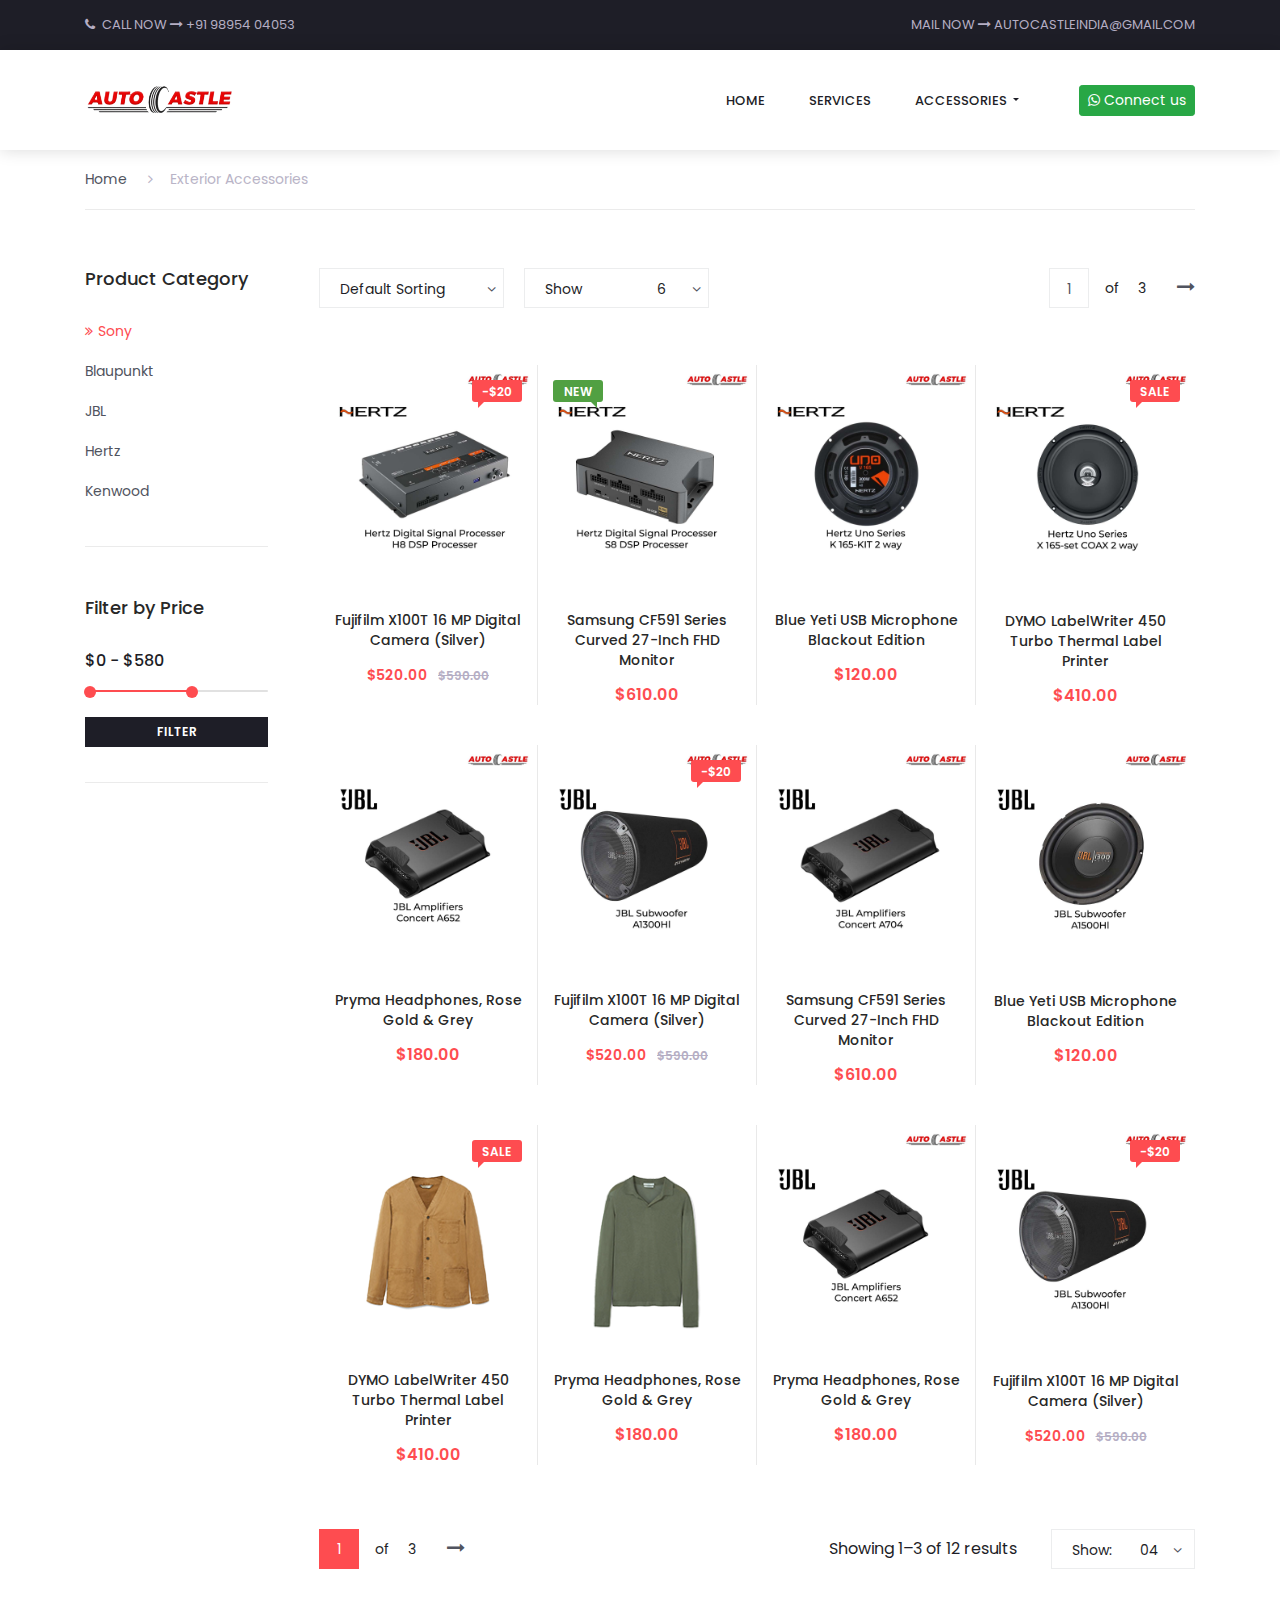
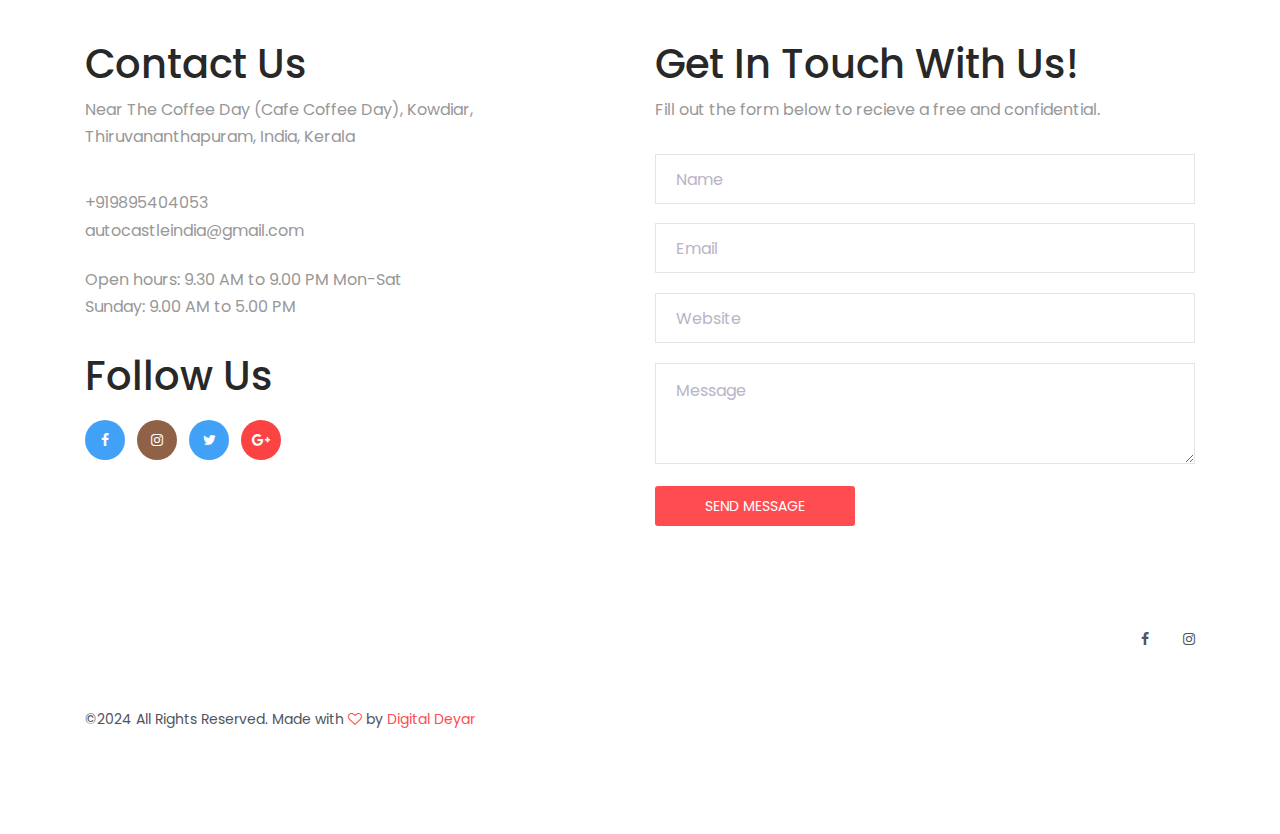
<file: exterior.html>
<!DOCTYPE html>
<html lang="en">
	<head>
		<title>Auto Castle</title>
		<meta charset="utf-8">
		<meta http-equiv="X-UA-Compatible" content="IE=edge">
		<meta name="description" content="Colo Shop Template">
		<meta name="viewport" content="width=device-width, initial-scale=1">
		<link rel="stylesheet" type="text/css" href="styles/bootstrap4/bootstrap.min.css">
		<link href="plugins/font-awesome-4.7.0/css/font-awesome.min.css" rel="stylesheet" type="text/css">
		<link rel="stylesheet" type="text/css" href="plugins/OwlCarousel2-2.2.1/owl.carousel.css">
		<link rel="stylesheet" type="text/css" href="plugins/OwlCarousel2-2.2.1/owl.theme.default.css">
		<link rel="stylesheet" type="text/css" href="plugins/OwlCarousel2-2.2.1/animate.css">
		<link rel="stylesheet" type="text/css" href="styles/main_styles.css">
		<link rel="stylesheet" type="text/css" href="styles/responsive.css">
		<link rel="stylesheet" type="text/css" href="plugins/themify-icons/themify-icons.css">
		<link rel="stylesheet" type="text/css" href="plugins/jquery-ui-1.12.1.custom/jquery-ui.css">
		<link rel="stylesheet" type="text/css" href="styles/contact_styles.css">
		<link rel="stylesheet" type="text/css" href="styles/contact_responsive.css">
		<link rel="stylesheet" type="text/css" href="styles/single_styles.css">
		<link rel="stylesheet" type="text/css" href="styles/single_responsive.css">
		<link rel="stylesheet" type="text/css" href="styles/categories_responsive.css">
		<link rel="stylesheet" type="text/css" href="styles/categories_styles.css">
	</head>

<body>

	<div class="super_container">

		<!-- Header -->

		<header class="header trans_300">

			<!-- Top Navigation -->

			<div class="top_nav">
				<div class="container">
					<div class="row">
						<div class="col-md-6">
							<div class="top_nav_left"><i class="fa fa-solid fa-phone mr-1"></i> call now <i class="fa fa-long-arrow-right"></i> +91 98954 04053   </div>
						</div>
						<div class="col-md-6 text-right">
							<div class="top_nav_right">
								<div class="top_nav_menu">

									<div class="top_nav_left"><i class="fa fa-solid fa-mail mr-1"></i> mail now <i class="fa fa-long-arrow-right"></i> autocastleindia@gmail.com  </div>
									
								</div>
							</div>
						</div>
					</div>
				</div>
			</div>

			<!-- Main Navigation -->

			<div class="main_nav_container">
				<div class="container">
					<div class="row">
						<div class="col-lg-12 text-right">
							<div class="logo_container">
								<img src="images/logo.png" style="width: 150px;" alt="">
							</div>
							<nav class="navbar">
								<ul class="navbar_menu">
									<li><a href="index.html">home</a></li>
									<li><a href="services.html">services</a></li>
									<li class="nav-item dropdown">
										<a class="nav-link dropdown-toggle" href="#" id="navbarDropdown" role="button"
											data-toggle="dropdown" aria-haspopup="true" aria-expanded="false">
											Accessories
										</a>
										<div class="dropdown-menu" aria-labelledby="navbarDropdown">
											<a class="dropdown-item" href="interior.html">Interior Accessories</a>
											<a class="dropdown-item" href="exterior.html">Exterior Accessories</a>
										</div>
									</li>
									
								</ul>
								<ul style="margin-left: 40px;">									
									
									<li class="btn btn-success btn-sm">
										<a class="text-white" href="https://wa.me/+919526686388">
											<i class="fa fa-whatsapp"></i>
											Connect us
								
										</a>
									</li>
								</ul>
								<div class="hamburger_container">
									<i class="fa fa-bars" aria-hidden="true"></i>
								</div>
							</nav>
						</div>
					</div>
				</div>
			</div>

		</header>

		<div class="fs_menu_overlay"></div>
		<div class="hamburger_menu">
			<div class="hamburger_close"><i class="fa fa-times" aria-hidden="true"></i></div>
			<div class="hamburger_menu_content text-right">
				<ul class="menu_top_nav">
					<li class="menu_item"><a href="#">home</a></li>
					<li class="menu_item"><a href="#">services</a></li>
					<li class="menu_item has-children">
						<a href="#">
							Accessories
							<i class="fa fa-angle-down"></i>
						</a>
						<ul class="menu_selection">
							<li><a href="#"><i class="fa fa-sign-in" aria-hidden="true"></i>Interior accessories</a>
							</li>
							<li><a href="#"><i class="fa fa-user-plus" aria-hidden="true"></i>Exterior accessories</a>
							</li>
						</ul>
					</li>
					<li class="menu_item"><a href="#">contact</a></li>
				</ul>
			</div>
		</div>
		<!-- Slider -->
		<div class="container product_section_container">
			<div class="row">
				<div class="col product_section clearfix">
	
					<!-- Breadcrumbs -->
	
					<div class="breadcrumbs d-flex flex-row align-items-center">
						<ul>
							<li><a href="index.html">Home</a></li>
							<li class="active"><a href="index.html"><i class="fa fa-angle-right" aria-hidden="true"></i>Exterior Accessories</a></li>
						</ul>
					</div>
	
					<!-- Sidebar -->
	
					<div class="sidebar">
						<div class="sidebar_section">
							<div class="sidebar_title">
								<h5>Product Category</h5>
							</div>
							<ul class="sidebar_categories">
								<li class="active"><a href="#"><span><i class="fa fa-angle-double-right" aria-hidden="true"></i></span>Sony</a></li>
								<li><a href="#">Blaupunkt</a></li>
								<li><a href="#">JBL</a></li>
								<li><a href="#">Hertz</a></li>
								<li><a href="#">Kenwood</a></li>
							</ul>
						</div>
	
						<!-- Price Range Filtering -->
						<div class="sidebar_section">
							<div class="sidebar_title">
								<h5>Filter by Price</h5>
							</div>
							<p>
								<input type="text" id="amount" readonly style="border:0; color:#f6931f; font-weight:bold;">
							</p>
							<div id="slider-range"></div>
							<div class="filter_button"><span>filter</span></div>
						</div>
	
	
					</div>
	
					<!-- Main Content -->
	
					<div class="main_content">
	
						<!-- Products -->
	
						<div class="products_iso">
							<div class="row">
								<div class="col">
	
									<!-- Product Sorting -->
	
									<div class="product_sorting_container product_sorting_container_top">
										<ul class="product_sorting">
											<li>
												<span class="type_sorting_text">Default Sorting</span>
												<i class="fa fa-angle-down"></i>
												<ul class="sorting_type">
													<li class="type_sorting_btn" data-isotope-option='{ "sortBy": "original-order" }'><span>Default Sorting</span></li>
													<li class="type_sorting_btn" data-isotope-option='{ "sortBy": "price" }'><span>Price</span></li>
													<li class="type_sorting_btn" data-isotope-option='{ "sortBy": "name" }'><span>Product Name</span></li>
												</ul>
											</li>
											<li>
												<span>Show</span>
												<span class="num_sorting_text">6</span>
												<i class="fa fa-angle-down"></i>
												<ul class="sorting_num">
													<li class="num_sorting_btn"><span>6</span></li>
													<li class="num_sorting_btn"><span>12</span></li>
													<li class="num_sorting_btn"><span>24</span></li>
												</ul>
											</li>
										</ul>
										<div class="pages d-flex flex-row align-items-center">
											<div class="page_current">
												<span>1</span>
												<ul class="page_selection">
													<li><a href="#">1</a></li>
													<li><a href="#">2</a></li>
													<li><a href="#">3</a></li>
												</ul>
											</div>
											<div class="page_total"><span>of</span> 3</div>
											<div id="next_page" class="page_next"><a href="#"><i class="fa fa-long-arrow-right" aria-hidden="true"></i></a></div>
										</div>
	
									</div>
	
									<!-- Product Grid -->
	
									<div class="product-grid">
	
										<!-- Product 1 -->
	
										<div class="product-item men">
											<div class="product discount product_filter">
												<div class="product_image">
													<img src="images/product_1.png" alt="">
												</div>
												<div class="favorite favorite_left"></div>
												<div class="product_bubble product_bubble_right product_bubble_red d-flex flex-column align-items-center"><span>-$20</span></div>
												<div class="product_info">
													<h6 class="product_name"><a >Fujifilm X100T 16 MP Digital Camera (Silver)</a></h6>
													<div class="product_price">$520.00<span>$590.00</span></div>
												</div>
											</div>
											<div class="red_button add_to_cart_button" style="width: 180px;" style="width: 180px;"><a href="https://wa.me/+919895404053">buy now</a></div>
										</div>
	
										<!-- Product 2 -->
	
										<div class="product-item women">
											<div class="product product_filter">
												<div class="product_image">
													<img src="images/product_2.png" alt="">
												</div>
												<div class="favorite"></div>
												<div class="product_bubble product_bubble_left product_bubble_green d-flex flex-column align-items-center"><span>new</span></div>
												<div class="product_info">
													<h6 class="product_name"><a >Samsung CF591 Series Curved 27-Inch FHD Monitor</a></h6>
													<div class="product_price">$610.00</div>
												</div>
											</div>
											<div class="red_button add_to_cart_button" style="width: 180px;"><a href="https://wa.me/+919895404053">buy now</a></div>
										</div>
	
										<!-- Product 3 -->
	
										<div class="product-item women">
											<div class="product product_filter">
												<div class="product_image">
													<img src="images/product_3.png" alt="">
												</div>
												<div class="favorite"></div>
												<div class="product_info">
													<h6 class="product_name"><a >Blue Yeti USB Microphone Blackout Edition</a></h6>
													<div class="product_price">$120.00</div>
												</div>
											</div>
											<div class="red_button add_to_cart_button" style="width: 180px;"><a href="https://wa.me/+919895404053">buy now</a></div>
										</div>
	
										<!-- Product 4 -->
	
										<div class="product-item accessories">
											<div class="product product_filter">
												<div class="product_image">
													<img src="images/product_4.png" alt="">
												</div>
												<div class="product_bubble product_bubble_right product_bubble_red d-flex flex-column align-items-center"><span>sale</span></div>
												<div class="favorite favorite_left"></div>
												<div class="product_info">
													<h6 class="product_name"><a >DYMO LabelWriter 450 Turbo Thermal Label Printer</a></h6>
													<div class="product_price">$410.00</div>
												</div>
											</div>
											<div class="red_button add_to_cart_button" style="width: 180px;"><a href="https://wa.me/+919895404053">buy now</a></div>
										</div>
	
										<!-- Product 5 -->
	
										<div class="product-item women men">
											<div class="product product_filter">
												<div class="product_image">
													<img src="images/product_5.png" alt="">
												</div>
												<div class="favorite"></div>
												<div class="product_info">
													<h6 class="product_name"><a >Pryma Headphones, Rose Gold & Grey</a></h6>
													<div class="product_price">$180.00</div>
												</div>
											</div>
											<div class="red_button add_to_cart_button" style="width: 180px;"><a href="https://wa.me/+919895404053">buy now</a></div>
										</div>
	
										<!-- Product 6 -->
	
										<div class="product-item accessories">
											<div class="product discount product_filter">
												<div class="product_image">
													<img src="images/product_6.png" alt="">
												</div>
												<div class="favorite favorite_left"></div>
												<div class="product_bubble product_bubble_right product_bubble_red d-flex flex-column align-items-center"><span>-$20</span></div>
												<div class="product_info">
													<h6 class="product_name"><a >Fujifilm X100T 16 MP Digital Camera (Silver)</a></h6>
													<div class="product_price">$520.00<span>$590.00</span></div>
												</div>
											</div>
											<div class="red_button add_to_cart_button" style="width: 180px;"><a href="https://wa.me/+919895404053">buy now</a></div>
										</div>
	
										<!-- Product 7 -->
	
										<div class="product-item women">
											<div class="product product_filter">
												<div class="product_image">
													<img src="images/product_7.png" alt="">
												</div>
												<div class="favorite"></div>
												<div class="product_info">
													<h6 class="product_name"><a >Samsung CF591 Series Curved 27-Inch FHD Monitor</a></h6>
													<div class="product_price">$610.00</div>
												</div>
											</div>
											<div class="red_button add_to_cart_button" style="width: 180px;"><a href="https://wa.me/+919895404053">buy now</a></div>
										</div>
	
										<!-- Product 8 -->
	
										<div class="product-item accessories">
											<div class="product product_filter">
												<div class="product_image">
													<img src="images/product_8.png" alt="">
												</div>
												<div class="favorite"></div>
												<div class="product_info">
													<h6 class="product_name"><a >Blue Yeti USB Microphone Blackout Edition</a></h6>
													<div class="product_price">$120.00</div>
												</div>
											</div>
											<div class="red_button add_to_cart_button" style="width: 180px;"><a href="https://wa.me/+919895404053">buy now</a></div>
										</div>
	
										<!-- Product 9 -->
	
										<div class="product-item men">
											<div class="product product_filter">
												<div class="product_image">
													<img src="images/product_9.png" alt="">
												</div>
												<div class="product_bubble product_bubble_right product_bubble_red d-flex flex-column align-items-center"><span>sale</span></div>
												<div class="favorite favorite_left"></div>
												<div class="product_info">
													<h6 class="product_name"><a >DYMO LabelWriter 450 Turbo Thermal Label Printer</a></h6>
													<div class="product_price">$410.00</div>
												</div>
											</div>
											<div class="red_button add_to_cart_button" style="width: 180px;"><a href="https://wa.me/+919895404053">buy now</a></div>
										</div>
	
										<!-- Product 10 -->
	
										<div class="product-item men">
											<div class="product product_filter">
												<div class="product_image">
													<img src="images/product_10.png" alt="">
												</div>
												<div class="favorite"></div>
												<div class="product_info">
													<h6 class="product_name"><a >Pryma Headphones, Rose Gold & Grey</a></h6>
													<div class="product_price">$180.00</div>
												</div>
											</div>
											<div class="red_button add_to_cart_button" style="width: 180px;"><a href="https://wa.me/+919895404053">buy now</a></div>
										</div>
	
										<!-- Product 11 -->
	
										<div class="product-item women men">
											<div class="product product_filter">
												<div class="product_image">
													<img src="images/product_5.png" alt="">
												</div>
												<div class="favorite"></div>
												<div class="product_info">
													<h6 class="product_name"><a >Pryma Headphones, Rose Gold & Grey</a></h6>
													<div class="product_price">$180.00</div>
												</div>
											</div>
											<div class="red_button add_to_cart_button" style="width: 180px;"><a href="https://wa.me/+919895404053">buy now</a></div>
										</div>
	
										<!-- Product 12 -->
	
										<div class="product-item accessories">
											<div class="product discount product_filter">
												<div class="product_image">
													<img src="images/product_6.png" alt="">
												</div>
												<div class="favorite favorite_left"></div>
												<div class="product_bubble product_bubble_right product_bubble_red d-flex flex-column align-items-center"><span>-$20</span></div>
												<div class="product_info">
													<h6 class="product_name"><a >Fujifilm X100T 16 MP Digital Camera (Silver)</a></h6>
													<div class="product_price">$520.00<span>$590.00</span></div>
												</div>
											</div>
											<div class="red_button add_to_cart_button" style="width: 180px;"><a href="https://wa.me/+919895404053">buy now</a></div>
										</div>
									</div>
	
									<!-- Product Sorting -->
	
									<div class="product_sorting_container product_sorting_container_bottom clearfix">
										<ul class="product_sorting">
											<li>
												<span>Show:</span>
												<span class="num_sorting_text">04</span>
												<i class="fa fa-angle-down"></i>
												<ul class="sorting_num">
													<li class="num_sorting_btn"><span>01</span></li>
													<li class="num_sorting_btn"><span>02</span></li>
													<li class="num_sorting_btn"><span>03</span></li>
													<li class="num_sorting_btn"><span>04</span></li>
												</ul>
											</li>
										</ul>
										<span class="showing_results">Showing 1–3 of 12 results</span>
										<div class="pages d-flex flex-row align-items-center">
											<div class="page_current">
												<span>1</span>
												<ul class="page_selection">
													<li><a href="#">1</a></li>
													<li><a href="#">2</a></li>
													<li><a href="#">3</a></li>
												</ul>
											</div>
											<div class="page_total"><span>of</span> 3</div>
											<div id="next_page_1" class="page_next"><a href="#"><i class="fa fa-long-arrow-right" aria-hidden="true"></i></a></div>
										</div>
	
									</div>
	
								</div>
							</div>
						</div>
					</div>
				</div>
			</div>
		</div>
	
		<!-- contact -->
		<br>
		<div class="container my-5">
			<div class="row mt-4">

				<div class="col-lg-6 contact_col">
					<div class="contact_contents">
						<h1>Contact Us</h1>
						<p>
							Near The Coffee Day (Cafe Coffee Day), Kowdiar, Thiruvananthapuram, India, Kerala</p>
						<div>
							<p>+919895404053</p>
							<p>autocastleindia@gmail.com</p>
						</div>
						<div>
							<p>Open hours: 9.30 AM to 9.00 PM Mon-Sat</p>
							<p>Sunday: 9.00 AM to 5.00 PM</p>
						</div>
					</div>

					<!-- Follow Us -->

					<div class="follow_us_contents">
						<h1>Follow Us</h1>
						<ul class="social d-flex flex-row">
							<li><a href="https://www.facebook.com/AutoCastleTrivandrum/" style="background-color: #41a1f6"><i class="fa fa-facebook"
								aria-hidden="true"></i></a></li>
					<li><a href="https://www.instagram.com/autocastletrivandrum/" style="background-color: #8f6247"><i
								class="fa fa-instagram" aria-hidden="true"></i></a></li>
					<li><a href="#" style="background-color: #41a1f6"><i class="fa fa-twitter" aria-hidden="true"></i></a></li>
					<li><a href="#" style="background-color: #fb4343"><i class="fa fa-google-plus" aria-hidden="true"></i></a></li>
						</ul>
					</div>

				</div>

				<div class="col-lg-6 get_in_touch_col">
					<div class="get_in_touch_contents">
						<h1>Get In Touch With Us!</h1>
						<p>Fill out the form below to recieve a free and confidential.</p>
						<form action="post">
							<div>
								<input id="input_name" class="form_input input_name input_ph" type="text" name="name"
									placeholder="Name" required="required" data-error="Name is required.">
								<input id="input_email" class="form_input input_email input_ph" type="email"
									name="email" placeholder="Email" required="required"
									data-error="Valid email is required.">
								<input id="input_website" class="form_input input_website input_ph" type="url"
									name="name" placeholder="Website" required="required"
									data-error="Name is required.">
								<textarea id="input_message" class="input_ph input_message" name="message"
									placeholder="Message" rows="3" required
									data-error="Please, write us a message."></textarea>
							</div>
							<div>
								<button id="review_submit" type="submit" class="red_button message_submit_btn trans_300"
									value="Submit" style="width: 200px;">send message</button>
							</div>
						</form>
					</div>
				</div>

			</div>
		</div>

		<!-- Footer -->

		<footer class="footer">
			<div class="container">
				<div class="row">
					<div class="col-lg-6">
						<div
							class="footer_nav_container d-flex flex-sm-row flex-column align-items-center justify-content-lg-start justify-content-center text-center">
							<ul class="footer_nav">

							</ul>
						</div>
					</div>
					<div class="col-lg-6">
						<div
							class="footer_social d-flex flex-row align-items-center justify-content-lg-end justify-content-center">
																	<ul>
											<li><a href="https://www.facebook.com/AutoCastleTrivandrum/"><i class="fa fa-facebook" aria-hidden="true"></i></a></li>
											
											<li><a href="https://www.instagram.com/autocastletrivandrum/"><i class="fa fa-instagram" aria-hidden="true"></i></a></li>
										</ul>
						</div>
					</div>
				</div>
				<div class="row">
					<div class="col-lg-12">
						<div class="footer_nav_container">
							<div class="cr">©2024 All Rights Reserved. Made with <i class="fa fa-heart-o"
									aria-hidden="true"></i> by <a href="https://digitaldeyar.com/">Digital Deyar</a>
							</div>
						</div>
					</div>
				</div>
			</div>
		</footer>

	</div>
	
<script src="js/jquery-3.2.1.min.js"></script>
<script src="styles/bootstrap4/popper.js"></script>
<script src="styles/bootstrap4/bootstrap.min.js"></script>
<script src="plugins/Isotope/isotope.pkgd.min.js"></script>
<script src="plugins/OwlCarousel2-2.2.1/owl.carousel.js"></script>
<script src="plugins/easing/easing.js"></script>
<script src="plugins/jquery-ui-1.12.1.custom/jquery-ui.js"></script>
<script src="js/categories_custom.js"></script>
	</body>

</html>
</file>
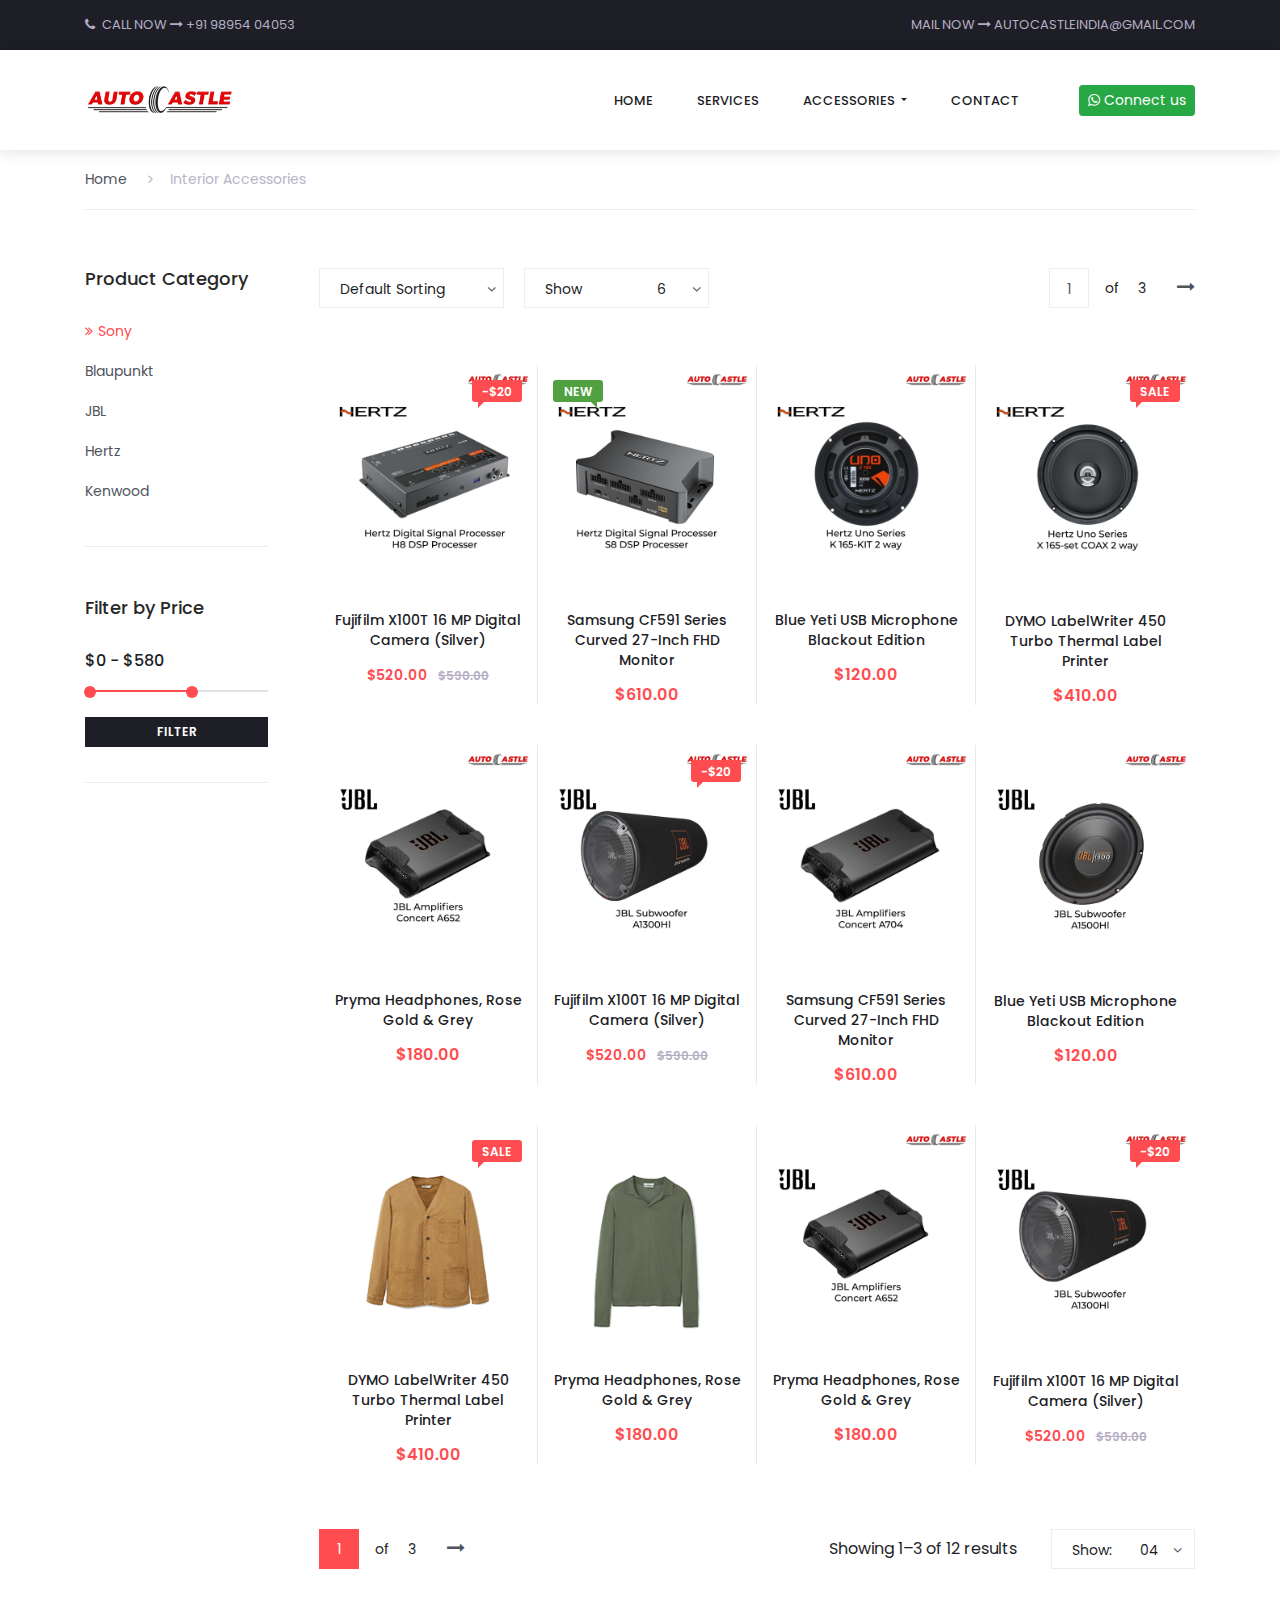
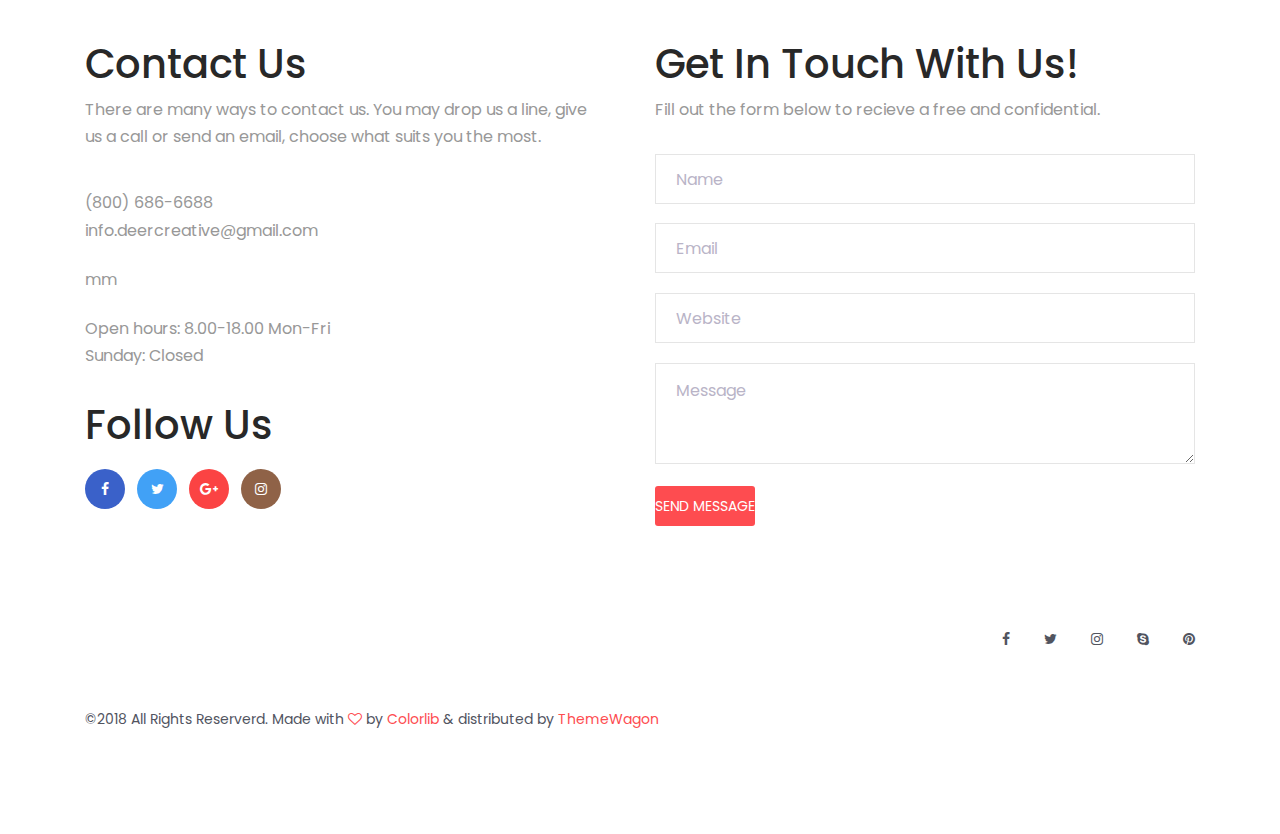
<file: interior.html>
<!DOCTYPE html>
<html lang="en">
	<head>
		<title>Auto Castle</title>
		<meta charset="utf-8">
		<meta http-equiv="X-UA-Compatible" content="IE=edge">
		<meta name="description" content="Colo Shop Template">
		<meta name="viewport" content="width=device-width, initial-scale=1">
		<link rel="stylesheet" type="text/css" href="styles/bootstrap4/bootstrap.min.css">
		<link href="plugins/font-awesome-4.7.0/css/font-awesome.min.css" rel="stylesheet" type="text/css">
		<link rel="stylesheet" type="text/css" href="plugins/OwlCarousel2-2.2.1/owl.carousel.css">
		<link rel="stylesheet" type="text/css" href="plugins/OwlCarousel2-2.2.1/owl.theme.default.css">
		<link rel="stylesheet" type="text/css" href="plugins/OwlCarousel2-2.2.1/animate.css">
		<link rel="stylesheet" type="text/css" href="styles/main_styles.css">
		<link rel="stylesheet" type="text/css" href="styles/responsive.css">
		<link rel="stylesheet" type="text/css" href="plugins/themify-icons/themify-icons.css">
		<link rel="stylesheet" type="text/css" href="plugins/jquery-ui-1.12.1.custom/jquery-ui.css">
		<link rel="stylesheet" type="text/css" href="styles/contact_styles.css">
		<link rel="stylesheet" type="text/css" href="styles/contact_responsive.css">
		<link rel="stylesheet" type="text/css" href="styles/single_styles.css">
		<link rel="stylesheet" type="text/css" href="styles/single_responsive.css">
		<link rel="stylesheet" type="text/css" href="styles/categories_responsive.css">
		<link rel="stylesheet" type="text/css" href="styles/categories_styles.css">
	</head>

<body>

	<div class="super_container">

		<!-- Header -->

		<header class="header trans_300">

			<!-- Top Navigation -->

			<div class="top_nav">
				<div class="container">
					<div class="row">
						<div class="col-md-6">
							<div class="top_nav_left"><i class="fa fa-solid fa-phone mr-1"></i> call now <i class="fa fa-long-arrow-right"></i> +91 98954 04053   </div>
						</div>
						<div class="col-md-6 text-right">
							<div class="top_nav_right">
								<div class="top_nav_menu">

									<div class="top_nav_left"><i class="fa fa-solid fa-mail mr-1"></i> mail now <i class="fa fa-long-arrow-right"></i> autocastleindia@gmail.com  </div>
									
								</div>
							</div>
						</div>
					</div>
				</div>
			</div>

			<!-- Main Navigation -->

			<div class="main_nav_container">
				<div class="container">
					<div class="row">
						<div class="col-lg-12 text-right">
							<div class="logo_container">
								<img src="images/logo.png" style="width: 150px;" alt="">
							</div>
							<nav class="navbar">
								<ul class="navbar_menu">
									<li><a href="index.html">home</a></li>
									<li><a href="services.html">services</a></li>
									<li class="nav-item dropdown">
										<a class="nav-link dropdown-toggle" href="#" id="navbarDropdown" role="button"
											data-toggle="dropdown" aria-haspopup="true" aria-expanded="false">
											Accessories
										</a>
										<div class="dropdown-menu" aria-labelledby="navbarDropdown">
											<a class="dropdown-item" href="categories.html">Interior Accessories</a>
											<a class="dropdown-item" href="#">Exterior Accessories</a>
										</div>
									</li>
									<li><a href="contact.html">contact</a></li>
								</ul>
								<ul style="margin-left: 40px;">									
									
									<li class="btn btn-success btn-sm">
										<a class="text-white" href="https://wa.me/+919526686388">
											<i class="fa fa-whatsapp"></i>
											Connect us
								
										</a>
									</li>
								</ul>
								<div class="hamburger_container">
									<i class="fa fa-bars" aria-hidden="true"></i>
								</div>
							</nav>
						</div>
					</div>
				</div>
			</div>

		</header>

		<div class="fs_menu_overlay"></div>
		<div class="hamburger_menu">
			<div class="hamburger_close"><i class="fa fa-times" aria-hidden="true"></i></div>
			<div class="hamburger_menu_content text-right">
				<ul class="menu_top_nav">
					<li class="menu_item"><a href="#">home</a></li>
					<li class="menu_item"><a href="#">services</a></li>
					<li class="menu_item has-children">
						<a href="#">
							Accessories
							<i class="fa fa-angle-down"></i>
						</a>
						<ul class="menu_selection">
							<li><a href="#"><i class="fa fa-sign-in" aria-hidden="true"></i>Interior accessories</a>
							</li>
							<li><a href="#"><i class="fa fa-user-plus" aria-hidden="true"></i>Exterior accessories</a>
							</li>
						</ul>
					</li>
					<li class="menu_item"><a href="#">contact</a></li>
				</ul>
			</div>
		</div>
		<!-- Slider -->
		<div class="container product_section_container">
			<div class="row">
				<div class="col product_section clearfix">
	
					<!-- Breadcrumbs -->
	
					<div class="breadcrumbs d-flex flex-row align-items-center">
						<ul>
							<li><a href="index.html">Home</a></li>
							<li class="active"><a href="index.html"><i class="fa fa-angle-right" aria-hidden="true"></i>Interior Accessories</a></li>
						</ul>
					</div>
	
					<!-- Sidebar -->
	
					<div class="sidebar">
						<div class="sidebar_section">
							<div class="sidebar_title">
								<h5>Product Category</h5>
							</div>
							<ul class="sidebar_categories">
								<li class="active"><a href="#"><span><i class="fa fa-angle-double-right" aria-hidden="true"></i></span>Sony</a></li>
								<li><a href="#">Blaupunkt</a></li>
								<li><a href="#">JBL</a></li>
								<li><a href="#">Hertz</a></li>
								<li><a href="#">Kenwood</a></li>
							</ul>
						</div>
	
						<!-- Price Range Filtering -->
						<div class="sidebar_section">
							<div class="sidebar_title">
								<h5>Filter by Price</h5>
							</div>
							<p>
								<input type="text" id="amount" readonly style="border:0; color:#f6931f; font-weight:bold;">
							</p>
							<div id="slider-range"></div>
							<div class="filter_button"><span>filter</span></div>
						</div>
	
	
					</div>
	
					<!-- Main Content -->
	
					<div class="main_content">
	
						<!-- Products -->
	
						<div class="products_iso">
							<div class="row">
								<div class="col">
	
									<!-- Product Sorting -->
	
									<div class="product_sorting_container product_sorting_container_top">
										<ul class="product_sorting">
											<li>
												<span class="type_sorting_text">Default Sorting</span>
												<i class="fa fa-angle-down"></i>
												<ul class="sorting_type">
													<li class="type_sorting_btn" data-isotope-option='{ "sortBy": "original-order" }'><span>Default Sorting</span></li>
													<li class="type_sorting_btn" data-isotope-option='{ "sortBy": "price" }'><span>Price</span></li>
													<li class="type_sorting_btn" data-isotope-option='{ "sortBy": "name" }'><span>Product Name</span></li>
												</ul>
											</li>
											<li>
												<span>Show</span>
												<span class="num_sorting_text">6</span>
												<i class="fa fa-angle-down"></i>
												<ul class="sorting_num">
													<li class="num_sorting_btn"><span>6</span></li>
													<li class="num_sorting_btn"><span>12</span></li>
													<li class="num_sorting_btn"><span>24</span></li>
												</ul>
											</li>
										</ul>
										<div class="pages d-flex flex-row align-items-center">
											<div class="page_current">
												<span>1</span>
												<ul class="page_selection">
													<li><a href="#">1</a></li>
													<li><a href="#">2</a></li>
													<li><a href="#">3</a></li>
												</ul>
											</div>
											<div class="page_total"><span>of</span> 3</div>
											<div id="next_page" class="page_next"><a href="#"><i class="fa fa-long-arrow-right" aria-hidden="true"></i></a></div>
										</div>
	
									</div>
	
									<!-- Product Grid -->
	
									<div class="product-grid">
	
										<!-- Product 1 -->
	
										<div class="product-item men">
											<div class="product discount product_filter">
												<div class="product_image">
													<img src="images/product_1.png" alt="">
												</div>
												<div class="favorite favorite_left"></div>
												<div class="product_bubble product_bubble_right product_bubble_red d-flex flex-column align-items-center"><span>-$20</span></div>
												<div class="product_info">
													<h6 class="product_name"><a href="single.html">Fujifilm X100T 16 MP Digital Camera (Silver)</a></h6>
													<div class="product_price">$520.00<span>$590.00</span></div>
												</div>
											</div>
											<div class="red_button add_to_cart_button"><a href="https://wa.me/+919895404053">buy now</a></div>
										</div>
	
										<!-- Product 2 -->
	
										<div class="product-item women">
											<div class="product product_filter">
												<div class="product_image">
													<img src="images/product_2.png" alt="">
												</div>
												<div class="favorite"></div>
												<div class="product_bubble product_bubble_left product_bubble_green d-flex flex-column align-items-center"><span>new</span></div>
												<div class="product_info">
													<h6 class="product_name"><a href="single.html">Samsung CF591 Series Curved 27-Inch FHD Monitor</a></h6>
													<div class="product_price">$610.00</div>
												</div>
											</div>
											<div class="red_button add_to_cart_button"><a href="https://wa.me/+919895404053">buy now</a></div>
										</div>
	
										<!-- Product 3 -->
	
										<div class="product-item women">
											<div class="product product_filter">
												<div class="product_image">
													<img src="images/product_3.png" alt="">
												</div>
												<div class="favorite"></div>
												<div class="product_info">
													<h6 class="product_name"><a href="single.html">Blue Yeti USB Microphone Blackout Edition</a></h6>
													<div class="product_price">$120.00</div>
												</div>
											</div>
											<div class="red_button add_to_cart_button"><a href="https://wa.me/+919895404053">buy now</a></div>
										</div>
	
										<!-- Product 4 -->
	
										<div class="product-item accessories">
											<div class="product product_filter">
												<div class="product_image">
													<img src="images/product_4.png" alt="">
												</div>
												<div class="product_bubble product_bubble_right product_bubble_red d-flex flex-column align-items-center"><span>sale</span></div>
												<div class="favorite favorite_left"></div>
												<div class="product_info">
													<h6 class="product_name"><a href="single.html">DYMO LabelWriter 450 Turbo Thermal Label Printer</a></h6>
													<div class="product_price">$410.00</div>
												</div>
											</div>
											<div class="red_button add_to_cart_button"><a href="https://wa.me/+919895404053">buy now</a></div>
										</div>
	
										<!-- Product 5 -->
	
										<div class="product-item women men">
											<div class="product product_filter">
												<div class="product_image">
													<img src="images/product_5.png" alt="">
												</div>
												<div class="favorite"></div>
												<div class="product_info">
													<h6 class="product_name"><a href="single.html">Pryma Headphones, Rose Gold & Grey</a></h6>
													<div class="product_price">$180.00</div>
												</div>
											</div>
											<div class="red_button add_to_cart_button"><a href="https://wa.me/+919895404053">buy now</a></div>
										</div>
	
										<!-- Product 6 -->
	
										<div class="product-item accessories">
											<div class="product discount product_filter">
												<div class="product_image">
													<img src="images/product_6.png" alt="">
												</div>
												<div class="favorite favorite_left"></div>
												<div class="product_bubble product_bubble_right product_bubble_red d-flex flex-column align-items-center"><span>-$20</span></div>
												<div class="product_info">
													<h6 class="product_name"><a href="single.html">Fujifilm X100T 16 MP Digital Camera (Silver)</a></h6>
													<div class="product_price">$520.00<span>$590.00</span></div>
												</div>
											</div>
											<div class="red_button add_to_cart_button"><a href="https://wa.me/+919895404053">buy now</a></div>
										</div>
	
										<!-- Product 7 -->
	
										<div class="product-item women">
											<div class="product product_filter">
												<div class="product_image">
													<img src="images/product_7.png" alt="">
												</div>
												<div class="favorite"></div>
												<div class="product_info">
													<h6 class="product_name"><a href="single.html">Samsung CF591 Series Curved 27-Inch FHD Monitor</a></h6>
													<div class="product_price">$610.00</div>
												</div>
											</div>
											<div class="red_button add_to_cart_button"><a href="https://wa.me/+919895404053">buy now</a></div>
										</div>
	
										<!-- Product 8 -->
	
										<div class="product-item accessories">
											<div class="product product_filter">
												<div class="product_image">
													<img src="images/product_8.png" alt="">
												</div>
												<div class="favorite"></div>
												<div class="product_info">
													<h6 class="product_name"><a href="single.html">Blue Yeti USB Microphone Blackout Edition</a></h6>
													<div class="product_price">$120.00</div>
												</div>
											</div>
											<div class="red_button add_to_cart_button"><a href="https://wa.me/+919895404053">buy now</a></div>
										</div>
	
										<!-- Product 9 -->
	
										<div class="product-item men">
											<div class="product product_filter">
												<div class="product_image">
													<img src="images/product_9.png" alt="">
												</div>
												<div class="product_bubble product_bubble_right product_bubble_red d-flex flex-column align-items-center"><span>sale</span></div>
												<div class="favorite favorite_left"></div>
												<div class="product_info">
													<h6 class="product_name"><a href="single.html">DYMO LabelWriter 450 Turbo Thermal Label Printer</a></h6>
													<div class="product_price">$410.00</div>
												</div>
											</div>
											<div class="red_button add_to_cart_button"><a href="https://wa.me/+919895404053">buy now</a></div>
										</div>
	
										<!-- Product 10 -->
	
										<div class="product-item men">
											<div class="product product_filter">
												<div class="product_image">
													<img src="images/product_10.png" alt="">
												</div>
												<div class="favorite"></div>
												<div class="product_info">
													<h6 class="product_name"><a href="single.html">Pryma Headphones, Rose Gold & Grey</a></h6>
													<div class="product_price">$180.00</div>
												</div>
											</div>
											<div class="red_button add_to_cart_button"><a href="https://wa.me/+919895404053">buy now</a></div>
										</div>
	
										<!-- Product 11 -->
	
										<div class="product-item women men">
											<div class="product product_filter">
												<div class="product_image">
													<img src="images/product_5.png" alt="">
												</div>
												<div class="favorite"></div>
												<div class="product_info">
													<h6 class="product_name"><a href="single.html">Pryma Headphones, Rose Gold & Grey</a></h6>
													<div class="product_price">$180.00</div>
												</div>
											</div>
											<div class="red_button add_to_cart_button"><a href="https://wa.me/+919895404053">buy now</a></div>
										</div>
	
										<!-- Product 12 -->
	
										<div class="product-item accessories">
											<div class="product discount product_filter">
												<div class="product_image">
													<img src="images/product_6.png" alt="">
												</div>
												<div class="favorite favorite_left"></div>
												<div class="product_bubble product_bubble_right product_bubble_red d-flex flex-column align-items-center"><span>-$20</span></div>
												<div class="product_info">
													<h6 class="product_name"><a href="single.html">Fujifilm X100T 16 MP Digital Camera (Silver)</a></h6>
													<div class="product_price">$520.00<span>$590.00</span></div>
												</div>
											</div>
											<div class="red_button add_to_cart_button"><a href="https://wa.me/+919895404053">buy now</a></div>
										</div>
									</div>
	
									<!-- Product Sorting -->
	
									<div class="product_sorting_container product_sorting_container_bottom clearfix">
										<ul class="product_sorting">
											<li>
												<span>Show:</span>
												<span class="num_sorting_text">04</span>
												<i class="fa fa-angle-down"></i>
												<ul class="sorting_num">
													<li class="num_sorting_btn"><span>01</span></li>
													<li class="num_sorting_btn"><span>02</span></li>
													<li class="num_sorting_btn"><span>03</span></li>
													<li class="num_sorting_btn"><span>04</span></li>
												</ul>
											</li>
										</ul>
										<span class="showing_results">Showing 1–3 of 12 results</span>
										<div class="pages d-flex flex-row align-items-center">
											<div class="page_current">
												<span>1</span>
												<ul class="page_selection">
													<li><a href="#">1</a></li>
													<li><a href="#">2</a></li>
													<li><a href="#">3</a></li>
												</ul>
											</div>
											<div class="page_total"><span>of</span> 3</div>
											<div id="next_page_1" class="page_next"><a href="#"><i class="fa fa-long-arrow-right" aria-hidden="true"></i></a></div>
										</div>
	
									</div>
	
								</div>
							</div>
						</div>
					</div>
				</div>
			</div>
		</div>
	
		<!-- contact -->
		<br>
		<div class="container my-5">
			<div class="row mt-4">

				<div class="col-lg-6 contact_col">
					<div class="contact_contents">
						<h1>Contact Us</h1>
						<p>There are many ways to contact us. You may drop us a line, give us a call or send an email,
							choose what suits you the most.</p>
						<div>
							<p>(800) 686-6688</p>
							<p>info.deercreative@gmail.com</p>
						</div>
						<div>
							<p>mm</p>
						</div>
						<div>
							<p>Open hours: 8.00-18.00 Mon-Fri</p>
							<p>Sunday: Closed</p>
						</div>
					</div>

					<!-- Follow Us -->

					<div class="follow_us_contents">
						<h1>Follow Us</h1>
						<ul class="social d-flex flex-row">
							<li><a href="#" style="background-color: #3a61c9"><i class="fa fa-facebook"
										aria-hidden="true"></i></a></li>
							<li><a href="#" style="background-color: #41a1f6"><i class="fa fa-twitter"
										aria-hidden="true"></i></a></li>
							<li><a href="#" style="background-color: #fb4343"><i class="fa fa-google-plus"
										aria-hidden="true"></i></a></li>
							<li><a href="#" style="background-color: #8f6247"><i class="fa fa-instagram"
										aria-hidden="true"></i></a></li>
						</ul>
					</div>

				</div>

				<div class="col-lg-6 get_in_touch_col">
					<div class="get_in_touch_contents">
						<h1>Get In Touch With Us!</h1>
						<p>Fill out the form below to recieve a free and confidential.</p>
						<form action="post">
							<div>
								<input id="input_name" class="form_input input_name input_ph" type="text" name="name"
									placeholder="Name" required="required" data-error="Name is required.">
								<input id="input_email" class="form_input input_email input_ph" type="email"
									name="email" placeholder="Email" required="required"
									data-error="Valid email is required.">
								<input id="input_website" class="form_input input_website input_ph" type="url"
									name="name" placeholder="Website" required="required"
									data-error="Name is required.">
								<textarea id="input_message" class="input_ph input_message" name="message"
									placeholder="Message" rows="3" required
									data-error="Please, write us a message."></textarea>
							</div>
							<div>
								<button id="review_submit" type="submit" class="red_button message_submit_btn trans_300"
									value="Submit">send message</button>
							</div>
						</form>
					</div>
				</div>

			</div>
		</div>

		<!-- Footer -->

		<footer class="footer">
			<div class="container">
				<div class="row">
					<div class="col-lg-6">
						<div
							class="footer_nav_container d-flex flex-sm-row flex-column align-items-center justify-content-lg-start justify-content-center text-center">
							<ul class="footer_nav">

							</ul>
						</div>
					</div>
					<div class="col-lg-6">
						<div
							class="footer_social d-flex flex-row align-items-center justify-content-lg-end justify-content-center">
							<ul>
								<li><a href="#"><i class="fa fa-facebook" aria-hidden="true"></i></a></li>
								<li><a href="#"><i class="fa fa-twitter" aria-hidden="true"></i></a></li>
								<li><a href="#"><i class="fa fa-instagram" aria-hidden="true"></i></a></li>
								<li><a href="#"><i class="fa fa-skype" aria-hidden="true"></i></a></li>
								<li><a href="#"><i class="fa fa-pinterest" aria-hidden="true"></i></a></li>
							</ul>
						</div>
					</div>
				</div>
				<div class="row">
					<div class="col-lg-12">
						<div class="footer_nav_container">
							<div class="cr">©2018 All Rights Reserverd. Made with <i class="fa fa-heart-o"
									aria-hidden="true"></i> by <a href="#">Colorlib</a> &amp; distributed by <a
									href="https://themewagon.com">ThemeWagon</a></div>
						</div>
					</div>
				</div>
			</div>
		</footer>

	</div>
	
<script src="js/jquery-3.2.1.min.js"></script>
<script src="styles/bootstrap4/popper.js"></script>
<script src="styles/bootstrap4/bootstrap.min.js"></script>
<script src="plugins/Isotope/isotope.pkgd.min.js"></script>
<script src="plugins/OwlCarousel2-2.2.1/owl.carousel.js"></script>
<script src="plugins/easing/easing.js"></script>
<script src="plugins/jquery-ui-1.12.1.custom/jquery-ui.js"></script>
<script src="js/categories_custom.js"></script>
	</body>

</html>
</file>
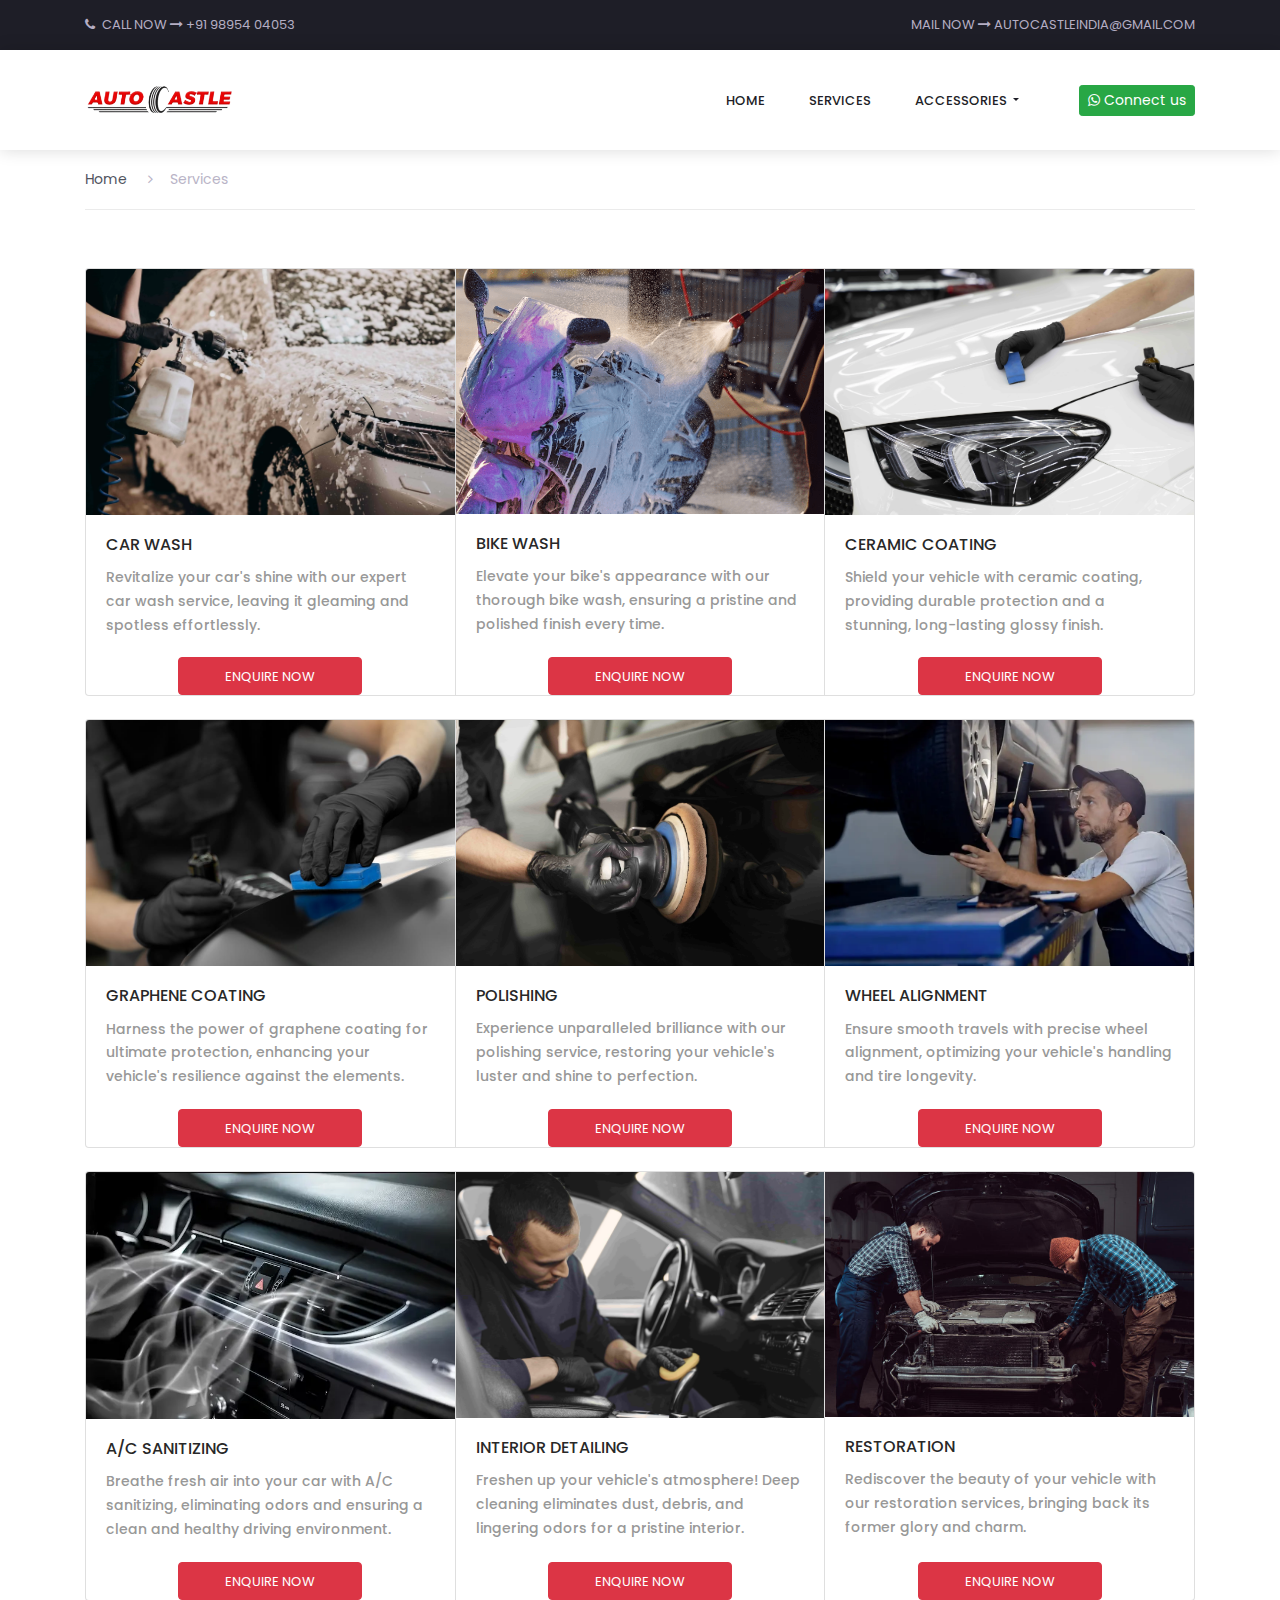
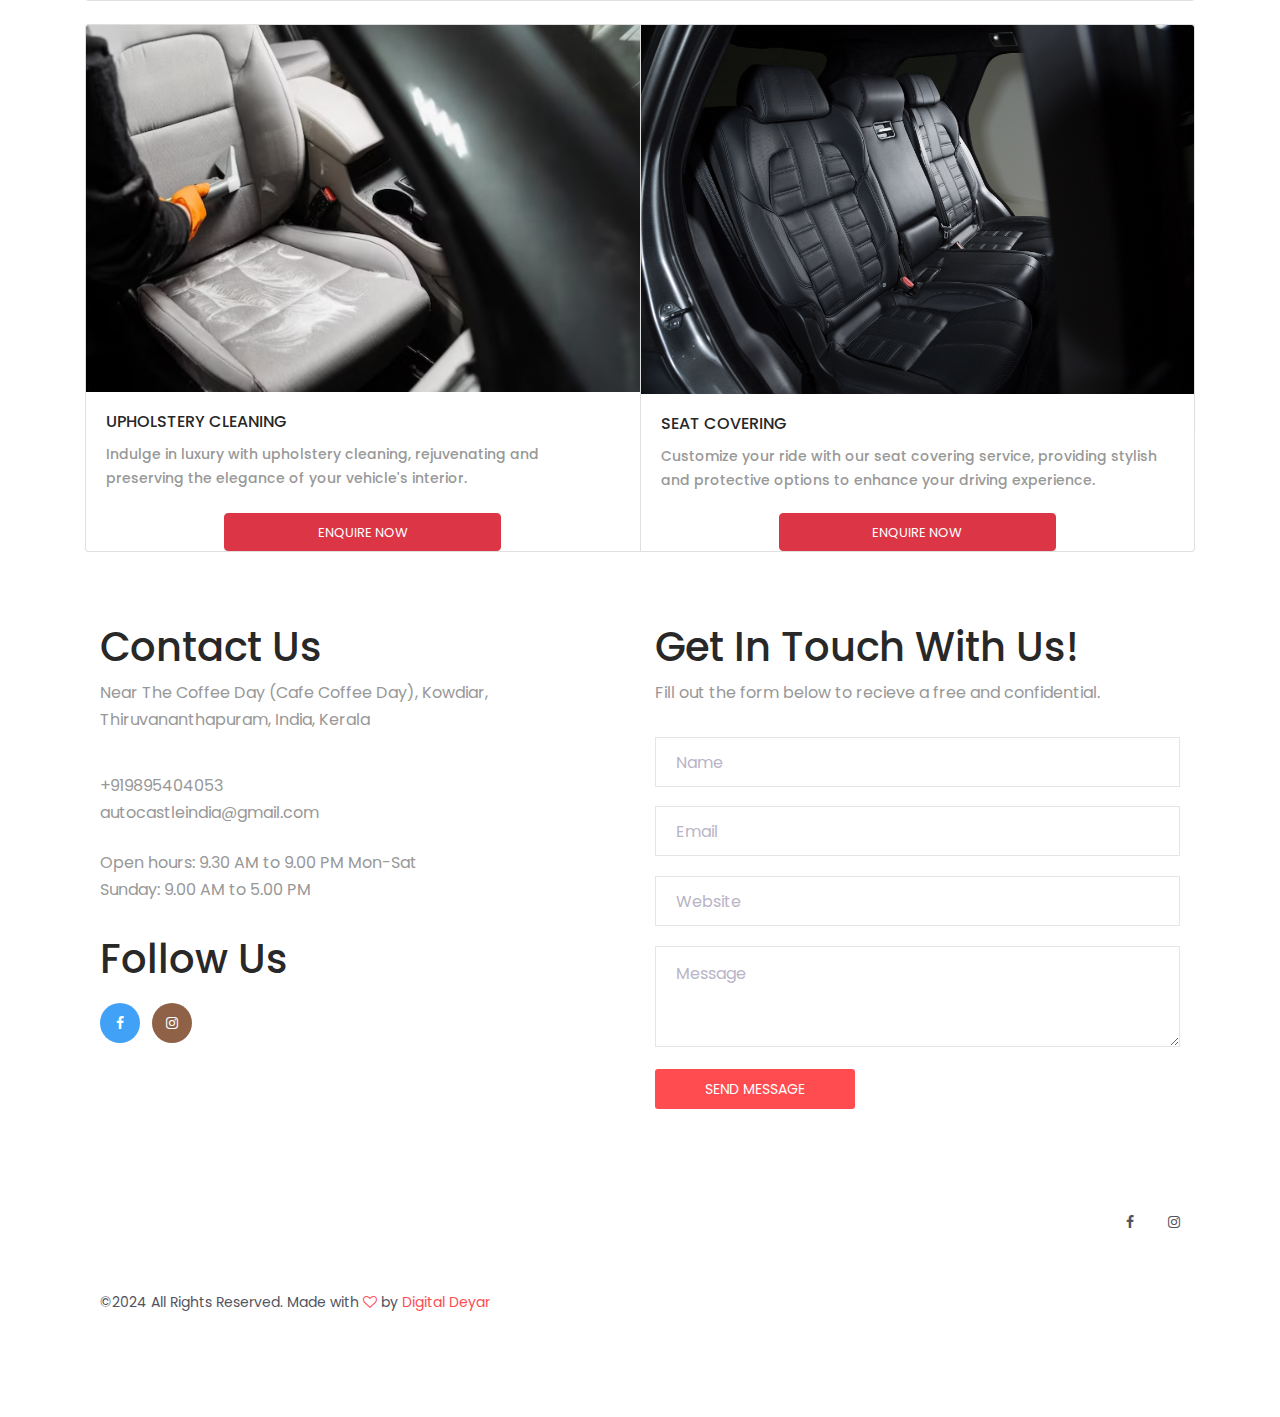
<file: services.html>
<!DOCTYPE html>
<html lang="en">

<head>
	<title>Auto Castle</title>
	<meta charset="utf-8">
	<meta http-equiv="X-UA-Compatible" content="IE=edge">
	<meta name="description" content="Colo Shop Template">
	<meta name="viewport" content="width=device-width, initial-scale=1">
	<link rel="stylesheet" type="text/css" href="styles/bootstrap4/bootstrap.min.css">
	<link href="plugins/font-awesome-4.7.0/css/font-awesome.min.css" rel="stylesheet" type="text/css">
	<link rel="stylesheet" type="text/css" href="plugins/OwlCarousel2-2.2.1/owl.carousel.css">
	<link rel="stylesheet" type="text/css" href="plugins/OwlCarousel2-2.2.1/owl.theme.default.css">
	<link rel="stylesheet" type="text/css" href="plugins/OwlCarousel2-2.2.1/animate.css">
	<link rel="stylesheet" type="text/css" href="styles/main_styles.css">
	<link rel="stylesheet" type="text/css" href="styles/responsive.css">
	<link rel="stylesheet" type="text/css" href="plugins/themify-icons/themify-icons.css">
	<link rel="stylesheet" type="text/css" href="plugins/jquery-ui-1.12.1.custom/jquery-ui.css">
	<link rel="stylesheet" type="text/css" href="styles/contact_styles.css">
	<link rel="stylesheet" type="text/css" href="styles/contact_responsive.css">
	<link rel="stylesheet" type="text/css" href="styles/single_styles.css">
	<link rel="stylesheet" type="text/css" href="styles/single_responsive.css">
	<link rel="stylesheet" type="text/css" href="styles/categories_responsive.css">
	<link rel="stylesheet" type="text/css" href="styles/categories_styles.css">
</head>

<body>

	<div class="super_container">

		<!-- Header -->

		<header class="header trans_300">

			<!-- Top Navigation -->

			<div class="top_nav">
				<div class="container">
					<div class="row">
						<div class="col-md-6">
							<div class="top_nav_left"><i class="fa fa-solid fa-phone mr-1"></i> call now <i
									class="fa fa-long-arrow-right"></i> +91 98954 04053 </div>
						</div>
						<div class="col-md-6 text-right">
							<div class="top_nav_right">
								<div class="top_nav_menu">

									<div class="top_nav_left"><i class="fa fa-solid fa-mail mr-1"></i> mail now <i
											class="fa fa-long-arrow-right"></i> autocastleindia@gmail.com </div>

								</div>
							</div>
						</div>
					</div>
				</div>
			</div>

			<!-- Main Navigation -->

			<div class="main_nav_container">
				<div class="container">
					<div class="row">
						<div class="col-lg-12 text-right">
							<div class="logo_container">
								<img src="images/logo.png" style="width: 150px;" alt="">
							</div>
							<nav class="navbar">
								<ul class="navbar_menu">
									<li><a href="index.html">home</a></li>
									<li><a href="services.html">services</a></li>
									<li class="nav-item dropdown">
										<a class="nav-link dropdown-toggle" href="#" id="navbarDropdown" role="button"
											data-toggle="dropdown" aria-haspopup="true" aria-expanded="false">
											Accessories
										</a>
										<div class="dropdown-menu" aria-labelledby="navbarDropdown">
											<a class="dropdown-item" href="interior.html">Interior
												Accessories</a>
											<a class="dropdown-item" href="exterior.html">Exterior Accessories</a>
										</div>
									</li>

								</ul>
								<ul style="margin-left: 40px;">

									<li class="btn btn-success btn-sm">
										<a class="text-white" href="https://wa.me/+919526686388">
											<i class="fa fa-whatsapp"></i>
											Connect us

										</a>
									</li>
								</ul>
								<div class="hamburger_container">
									<i class="fa fa-bars" aria-hidden="true"></i>
								</div>
							</nav>
						</div>
					</div>
				</div>
			</div>

		</header>

		<div class="fs_menu_overlay"></div>
		<div class="hamburger_menu">
			<div class="hamburger_close"><i class="fa fa-times" aria-hidden="true"></i></div>
			<div class="hamburger_menu_content text-right">
				<ul class="menu_top_nav">
					<li class="menu_item"><a href="#">home</a></li>
					<li class="menu_item"><a href="#">services</a></li>
					<li class="menu_item has-children">
						<a href="#">
							Accessories
							<i class="fa fa-angle-down"></i>
						</a>
						<ul class="menu_selection">
							<li><a href="#"><i class="fa fa-sign-in" aria-hidden="true"></i>Interior accessories</a>
							</li>
							<li><a href="#"><i class="fa fa-user-plus" aria-hidden="true"></i>Exterior accessories</a>
							</li>
						</ul>
					</li>
					<li class="menu_item"><a href="#">contact</a></li>
				</ul>
			</div>
		</div>
		<!-- Slider -->
		<div class="container product_section_container">
			<div class="row">
				<div class="col product_section clearfix">

					<!-- Breadcrumbs -->

					<div class="breadcrumbs d-flex flex-row align-items-center">
						<ul>
							<li><a href="index.html">Home</a></li>
							<li class="active"><a href="index.html"><i class="fa fa-angle-right"
										aria-hidden="true"></i>Services</a></li>
						</ul>
					</div>

					<!-- services -->

					<div class="banner">
						<div class="container">
							<div class="row">
								<div class="card-group">
									<div class="card">
										<img class="card-img-top" src="images/banner_1.png" alt="Card image cap">
										<div class="card-body">
											<h5 class="card-title">CAR WASH</h5>
											<p class="card-text">Revitalize your car's shine with our expert car wash
												service, leaving it gleaming and spotless effortlessly.</p>
										</div>
										<div class="btn btn-danger w-50" style="margin-left: 25%;">
											<a class="text-white " type="button" style="font-size: small;" href="https://wa.me/+919526686388">
												ENQUIRE NOW
											</a>
										</div>
									</div>
									<div class="card">
										<img class="card-img-top" src="images/banner_7.png" alt="Card image cap">
										<div class="card-body">
											<h5 class="card-title">BIKE WASH</h5>
											<p class="card-text">Elevate your bike's appearance with our thorough bike
												wash, ensuring a pristine and polished finish every time.</p>
										</div>
										<div class="btn btn-danger w-50" style="margin-left: 25%;">
											<a class="text-white " type="button" style="font-size: small;" href="https://wa.me/+919526686388">
												ENQUIRE NOW
											</a>
										</div>

									</div>
									<div class="card">
										<img class="card-img-top" src="images/banner_3.png" alt="Card image cap">
										<div class="card-body">
											<h5 class="card-title">CERAMIC COATING</h5>
											<p class="card-text">Shield your vehicle with ceramic coating, providing
												durable protection and a stunning, long-lasting glossy finish.</p>
										</div>
										<div class="btn btn-danger w-50" style="margin-left: 25%;">
											<a class="text-white " type="button" style="font-size: small;" href="https://wa.me/+919526686388">
												ENQUIRE NOW
											</a>
										</div>

									</div>
								</div>
							</div><br>
							<div class="row">
								<div class="card-group">
									<div class="card">
										<img class="card-img-top" src="images/banner_8.png" alt="Card image cap">
										<div class="card-body">
											<h5 class="card-title">GRAPHENE COATING</h5>
											<p class="card-text">Harness the power of graphene coating for ultimate
												protection, enhancing your vehicle's resilience against the elements.
											</p>
										</div>
										<div class="btn btn-danger w-50" style="margin-left: 25%;">
											<a class="text-white " type="button" style="font-size: small;" href="https://wa.me/+919526686388">
												ENQUIRE NOW
											</a>
										</div>

									</div>



									<div class="card">
										<img class="card-img-top" src="images/banner_2.png" alt="Card image cap">
										<div class="card-body">
											<h5 class="card-title">POLISHING</h5>
											<p class="card-text">Experience unparalleled brilliance with our polishing
												service, restoring your vehicle's luster and shine to perfection.</p>
										</div>
										<div class="btn btn-danger w-50" style="margin-left: 25%;">
											<a class="text-white " type="button" style="font-size: small;" href="https://wa.me/+919526686388">
												ENQUIRE NOW
											</a>
										</div>

									</div>

									<div class="card">
										<img class="card-img-top" src="images/banner_6.png" alt="Card image cap">
										<div class="card-body">
											<h5 class="card-title">WHEEL ALIGNMENT</h5>
											<p class="card-text">Ensure smooth travels with precise wheel alignment,
												optimizing your vehicle's handling and tire longevity.</p>
										</div>
										<div class="btn btn-danger w-50" style="margin-left: 25%;">
											<a class="text-white " type="button" style="font-size: small;" href="https://wa.me/+919526686388">
												ENQUIRE NOW
											</a>
										</div>

									</div>
								</div>
							</div><br>
							<div class="row">
								<div class="card-group">
									<div class="card">
										<img class="card-img-top" src="images/banner_5.png" alt="Card image cap">
										<div class="card-body">
											<h5 class="card-title">A/C SANITIZING</h5>
											<p class="card-text">Breathe fresh air into your car with A/C sanitizing,
												eliminating odors and ensuring a clean and healthy driving environment.
											</p>
										</div>
										<div class="btn btn-danger w-50" style="margin-left: 25%;">
											<a class="text-white " type="button" style="font-size: small;" href="https://wa.me/+919526686388">
												ENQUIRE NOW
											</a>
										</div>

									</div>
									<div class="card">
										<img class="card-img-top" src="images/banner_4.png" alt="Card image cap">
										<div class="card-body">
											<h5 class="card-title">INTERIOR DETAILING</h5>
											<p class="card-text">Freshen up your vehicle's atmosphere! Deep cleaning
												eliminates dust, debris, and lingering odors for a pristine interior.
											</p>
										</div>
										<div class="btn btn-danger w-50" style="margin-left: 25%;">
											<a class="text-white " type="button" style="font-size: small;" href="https://wa.me/+919526686388">
												ENQUIRE NOW
											</a>
										</div>
									</div>
									<div class="card">
										<img class="card-img-top" src="images/banner_9.png" alt="Card image cap">
										<div class="card-body">
											<h5 class="card-title">RESTORATION</h5>
											<p class="card-text">Rediscover the beauty of your vehicle with our
												restoration services, bringing back its former glory and charm.</p>
										</div>
										<div class="btn btn-danger w-50" style="margin-left: 25%;">
											<a class="text-white " type="button" style="font-size: small;" href="https://wa.me/+919526686388">
												ENQUIRE NOW
											</a>
										</div>

									</div>
								</div>
							</div><br>
							<div class="row">
								<div class="card-group">
									<div class="card">
										<img class="card-img-top" src="images/banner_10.png" alt="Card image cap">
										<div class="card-body">
											<h5 class="card-title">UPHOLSTERY CLEANING</h5>
											<p class="card-text">Indulge in luxury with upholstery cleaning,
												rejuvenating and preserving the elegance of your vehicle's interior.</p>
										</div>
										<div class="btn btn-danger w-50" style="margin-left: 25%;">
											<a class="text-white " type="button" style="font-size: small;" href="https://wa.me/+919526686388">
												ENQUIRE NOW
											</a>
										</div>

									</div>
									<div class="card">
										<img class="card-img-top" src="images/banner_11.png" alt="Card image cap">
										<div class="card-body">
											<h5 class="card-title">SEAT COVERING</h5>
											<p class="card-text">Customize your ride with our seat covering service,
												providing stylish and protective options to enhance your driving
												experience.</p>
										</div>
										<div class="btn btn-danger w-50" style="margin-left: 25%;">
											<a class="text-white " type="button" style="font-size: small;" href="https://wa.me/+919526686388">
												ENQUIRE NOW
											</a>
										</div>
									</div>

								</div>
							</div>
						</div>
					</div>



					<!-- contact -->
					<br>
					<div class="container my-5">
						<div class="row mt-4">

							<div class="col-lg-6 contact_col">
								<div class="contact_contents">
									<h1>Contact Us</h1>
									<p>
										Near The Coffee Day (Cafe Coffee Day), Kowdiar, Thiruvananthapuram, India,
										Kerala</p>
									<div>
										<p>+919895404053</p>
										<p>autocastleindia@gmail.com</p>
									</div>
									<div>
										<p>Open hours: 9.30 AM to 9.00 PM Mon-Sat</p>
										<p>Sunday: 9.00 AM to 5.00 PM</p>
									</div>
								</div>

								<!-- Follow Us -->

								<div class="follow_us_contents">
									<h1>Follow Us</h1>
									<ul class="social d-flex flex-row">
										<li><a href="https://www.facebook.com/AutoCastleTrivandrum/"
												style="background-color: #41a1f6"><i class="fa fa-facebook"
													aria-hidden="true"></i></a></li>
										<li><a href="https://www.instagram.com/autocastletrivandrum/"
												style="background-color: #8f6247"><i class="fa fa-instagram"
													aria-hidden="true"></i></a></li>

									</ul>
								</div>

							</div>

							<div class="col-lg-6 get_in_touch_col">
								<div class="get_in_touch_contents">
									<h1>Get In Touch With Us!</h1>
									<p>Fill out the form below to recieve a free and confidential.</p>
									<form action="post">
										<div>
											<input id="input_name" class="form_input input_name input_ph" type="text"
												name="name" placeholder="Name" required="required"
												data-error="Name is required.">
											<input id="input_email" class="form_input input_email input_ph" type="email"
												name="email" placeholder="Email" required="required"
												data-error="Valid email is required.">
											<input id="input_website" class="form_input input_website input_ph"
												type="url" name="name" placeholder="Website" required="required"
												data-error="Name is required.">
											<textarea id="input_message" class="input_ph input_message" name="message"
												placeholder="Message" rows="3" required
												data-error="Please, write us a message."></textarea>
										</div>
										<div>
											<button id="review_submit" type="submit"
												class="red_button message_submit_btn trans_300" value="Submit"
												style="width: 200px;">send message</button>
										</div>
									</form>
								</div>
							</div>

						</div>
					</div>

					<!-- Footer -->

					<footer class="footer">
						<div class="container">
							<div class="row">
								<div class="col-lg-6">
									<div
										class="footer_nav_container d-flex flex-sm-row flex-column align-items-center justify-content-lg-start justify-content-center text-center">
										<ul class="footer_nav">

										</ul>
									</div>
								</div>
								<div class="col-lg-6">
									<div
										class="footer_social d-flex flex-row align-items-center justify-content-lg-end justify-content-center">
										<ul>
											<li><a href="https://www.facebook.com/AutoCastleTrivandrum/"><i
														class="fa fa-facebook" aria-hidden="true"></i></a></li>

											<li><a href="https://www.instagram.com/autocastletrivandrum/"><i
														class="fa fa-instagram" aria-hidden="true"></i></a></li>
										</ul>
									</div>
								</div>
							</div>
							<div class="row">
								<div class="col-lg-12">
									<div class="footer_nav_container">
										<div class="cr">©2024 All Rights Reserved. Made with <i class="fa fa-heart-o"
												aria-hidden="true"></i> by <a href="https://digitaldeyar.com/">Digital
												Deyar</a>
										</div>
									</div>
								</div>
							</div>
						</div>
					</footer>

				</div>

				<script src="js/jquery-3.2.1.min.js"></script>
				<script src="styles/bootstrap4/popper.js"></script>
				<script src="styles/bootstrap4/bootstrap.min.js"></script>
				<script src="plugins/Isotope/isotope.pkgd.min.js"></script>
				<script src="plugins/OwlCarousel2-2.2.1/owl.carousel.js"></script>
				<script src="plugins/easing/easing.js"></script>
				<script src="plugins/jquery-ui-1.12.1.custom/jquery-ui.js"></script>
				<script src="js/categories_custom.js"></script>
</body>

</html>
</file>
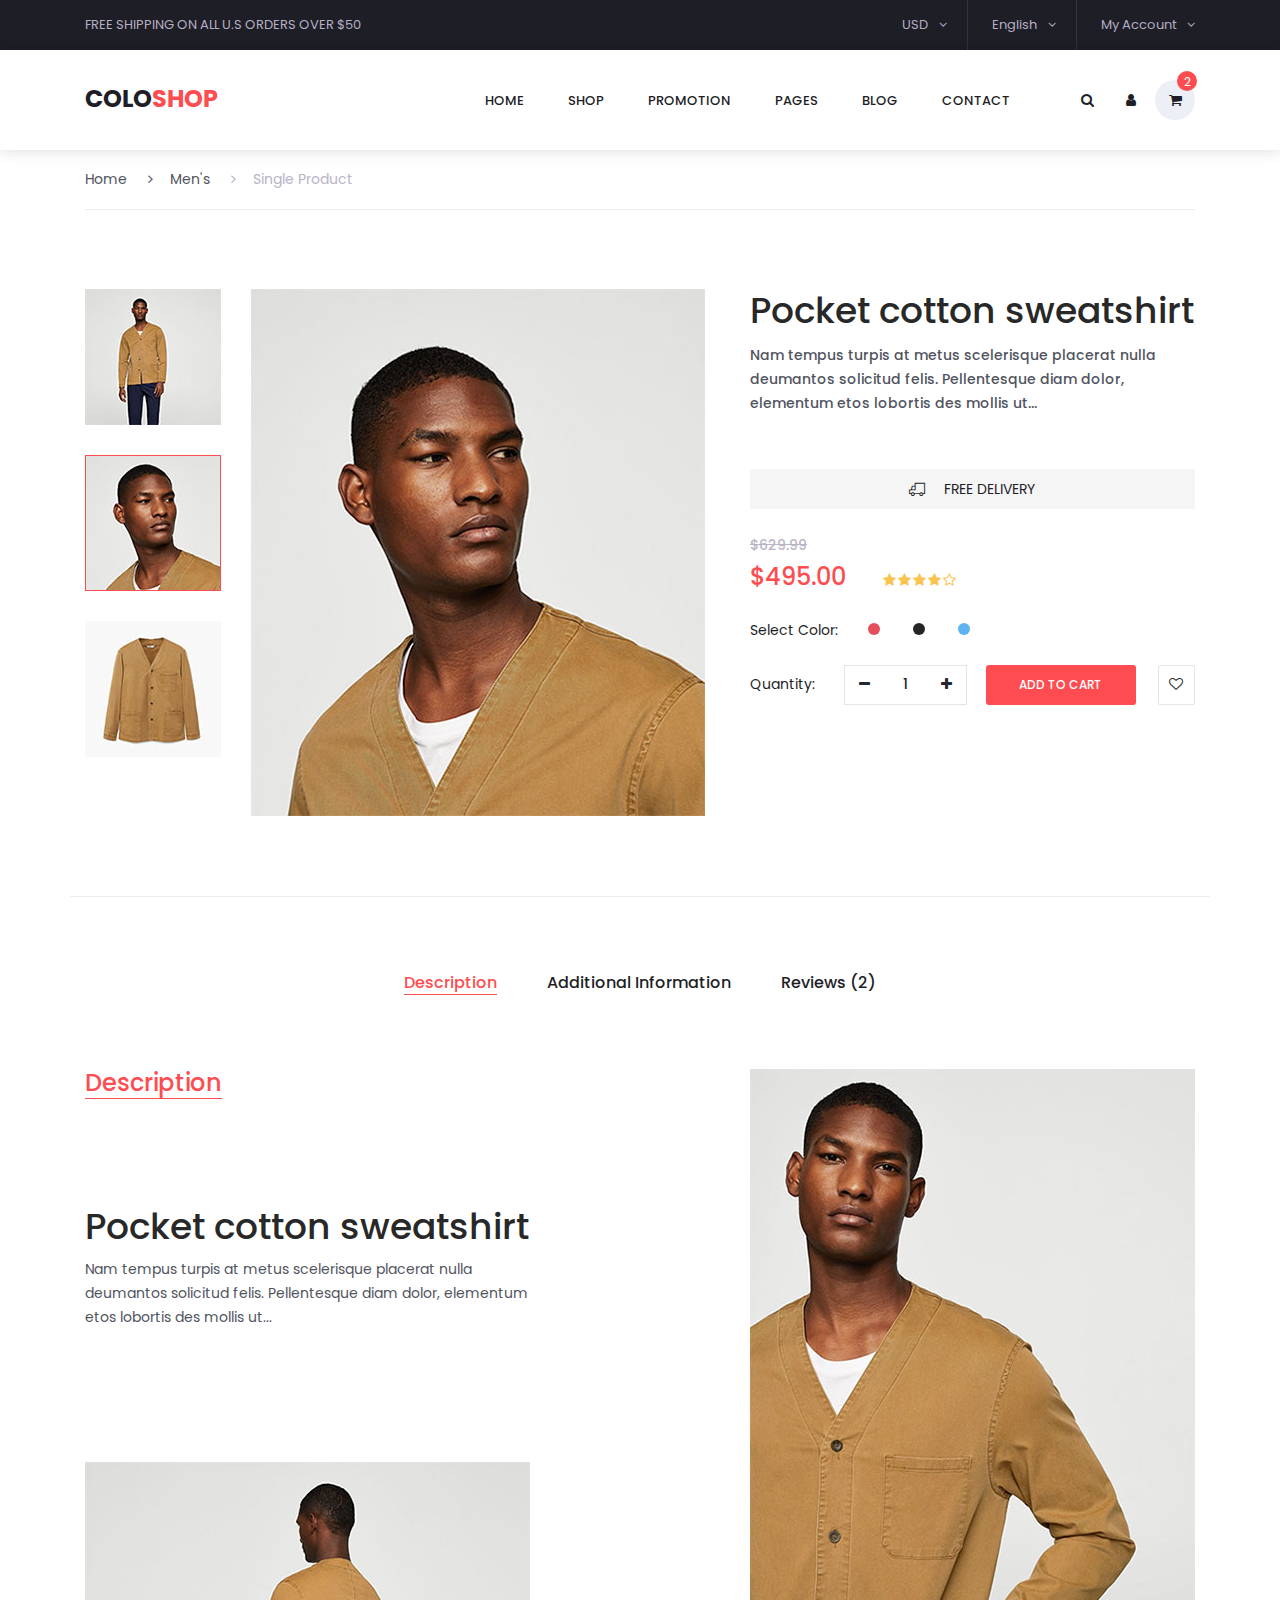
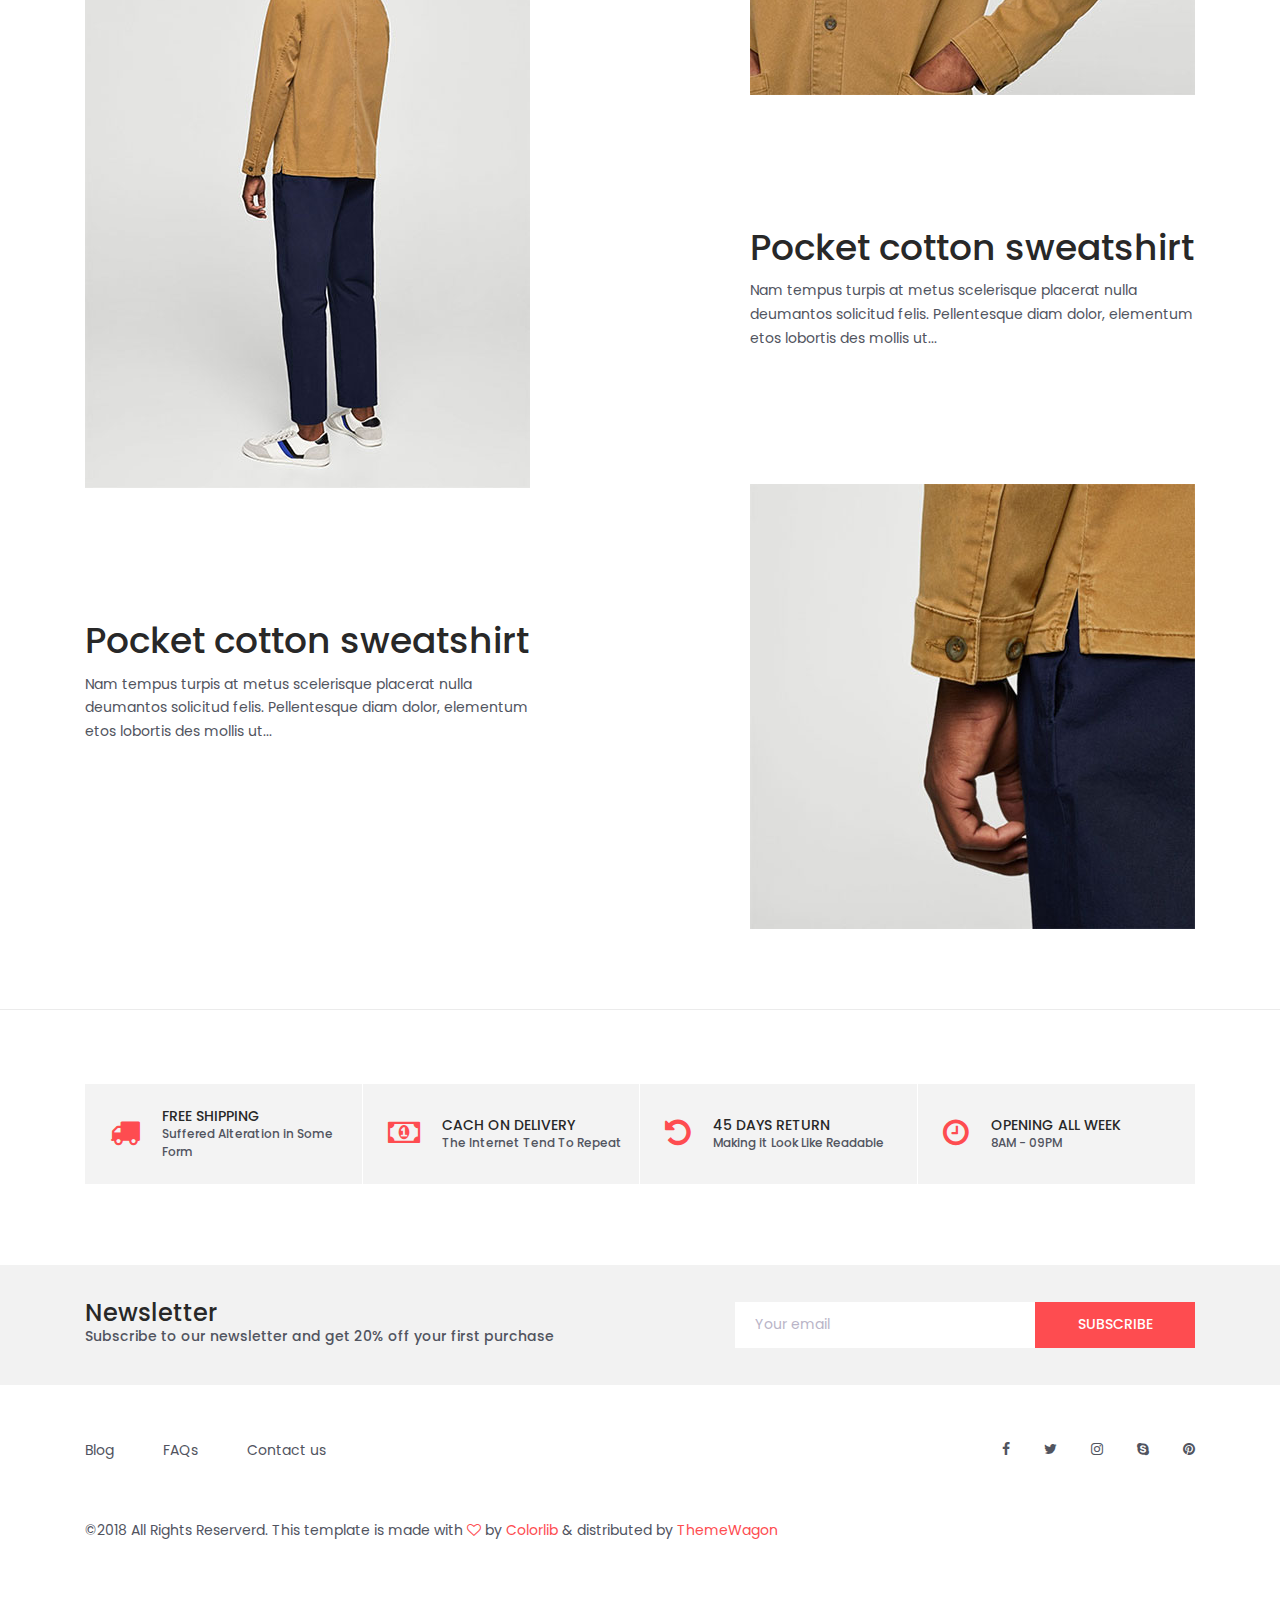
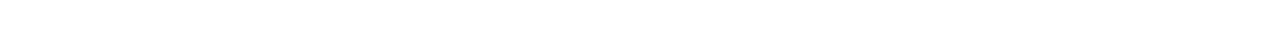
<file: single.html>
<!DOCTYPE html>
<html lang="en">
<head>
<title>Single Product</title>
<meta charset="utf-8">
<meta http-equiv="X-UA-Compatible" content="IE=edge">
<meta name="description" content="Colo Shop Template">
<meta name="viewport" content="width=device-width, initial-scale=1">
<link rel="stylesheet" type="text/css" href="styles/bootstrap4/bootstrap.min.css">
<link href="plugins/font-awesome-4.7.0/css/font-awesome.min.css" rel="stylesheet" type="text/css">
<link rel="stylesheet" type="text/css" href="plugins/OwlCarousel2-2.2.1/owl.carousel.css">
<link rel="stylesheet" type="text/css" href="plugins/OwlCarousel2-2.2.1/owl.theme.default.css">
<link rel="stylesheet" type="text/css" href="plugins/OwlCarousel2-2.2.1/animate.css">
<link rel="stylesheet" href="plugins/themify-icons/themify-icons.css">
<link rel="stylesheet" type="text/css" href="plugins/jquery-ui-1.12.1.custom/jquery-ui.css">
<link rel="stylesheet" type="text/css" href="styles/single_styles.css">
<link rel="stylesheet" type="text/css" href="styles/single_responsive.css">
</head>

<body>

<div class="super_container">

	<!-- Header -->

	<header class="header trans_300">

		<!-- Top Navigation -->

		<div class="top_nav">
			<div class="container">
				<div class="row">
					<div class="col-md-6">
						<div class="top_nav_left">free shipping on all u.s orders over $50</div>
					</div>
					<div class="col-md-6 text-right">
						<div class="top_nav_right">
							<ul class="top_nav_menu">

								<!-- Currency / Language / My Account -->

								<li class="currency">
									<a href="#">
										usd
										<i class="fa fa-angle-down"></i>
									</a>
									<ul class="currency_selection">
										<li><a href="#">cad</a></li>
										<li><a href="#">aud</a></li>
										<li><a href="#">eur</a></li>
										<li><a href="#">gbp</a></li>
									</ul>
								</li>
								<li class="language">
									<a href="#">
										English
										<i class="fa fa-angle-down"></i>
									</a>
									<ul class="language_selection">
										<li><a href="#">French</a></li>
										<li><a href="#">Italian</a></li>
										<li><a href="#">German</a></li>
										<li><a href="#">Spanish</a></li>
									</ul>
								</li>
								<li class="account">
									<a href="#">
										My Account
										<i class="fa fa-angle-down"></i>
									</a>
									<ul class="account_selection">
										<li><a href="#"><i class="fa fa-sign-in" aria-hidden="true"></i>Sign In</a></li>
										<li><a href="#"><i class="fa fa-user-plus" aria-hidden="true"></i>Register</a></li>
									</ul>
								</li>
							</ul>
						</div>
					</div>
				</div>
			</div>
		</div>

		<!-- Main Navigation -->

		<div class="main_nav_container">
			<div class="container">
				<div class="row">
					<div class="col-lg-12 text-right">
						<div class="logo_container">
							<a href="#">colo<span>shop</span></a>
						</div>
						<nav class="navbar">
							<ul class="navbar_menu">
								<li><a href="index.html">home</a></li>
								<li><a href="#">shop</a></li>
								<li><a href="#">promotion</a></li>
								<li><a href="#">pages</a></li>
								<li><a href="#">blog</a></li>
								<li><a href="contact.html">contact</a></li>
							</ul>
							<ul class="navbar_user">
								<li><a href="#"><i class="fa fa-search" aria-hidden="true"></i></a></li>
								<li><a href="#"><i class="fa fa-user" aria-hidden="true"></i></a></li>
								<li class="checkout">
									<a href="#">
										<i class="fa fa-shopping-cart" aria-hidden="true"></i>
										<span id="checkout_items" class="checkout_items">2</span>
									</a>
								</li>
							</ul>
							<div class="hamburger_container">
								<i class="fa fa-bars" aria-hidden="true"></i>
							</div>
						</nav>
					</div>
				</div>
			</div>
		</div>

	</header>

	<div class="fs_menu_overlay"></div>

	<!-- Hamburger Menu -->

	<div class="hamburger_menu">
		<div class="hamburger_close"><i class="fa fa-times" aria-hidden="true"></i></div>
		<div class="hamburger_menu_content text-right">
			<ul class="menu_top_nav">
				<li class="menu_item has-children">
					<a href="#">
						usd
						<i class="fa fa-angle-down"></i>
					</a>
					<ul class="menu_selection">
						<li><a href="#">cad</a></li>
						<li><a href="#">aud</a></li>
						<li><a href="#">eur</a></li>
						<li><a href="#">gbp</a></li>
					</ul>
				</li>
				<li class="menu_item has-children">
					<a href="#">
						English
						<i class="fa fa-angle-down"></i>
					</a>
					<ul class="menu_selection">
						<li><a href="#">French</a></li>
						<li><a href="#">Italian</a></li>
						<li><a href="#">German</a></li>
						<li><a href="#">Spanish</a></li>
					</ul>
				</li>
				<li class="menu_item has-children">
					<a href="#">
						My Account
						<i class="fa fa-angle-down"></i>
					</a>
					<ul class="menu_selection">
						<li><a href="#"><i class="fa fa-sign-in" aria-hidden="true"></i>Sign In</a></li>
						<li><a href="#"><i class="fa fa-user-plus" aria-hidden="true"></i>Register</a></li>
					</ul>
				</li>
				<li class="menu_item"><a href="#">home</a></li>
				<li class="menu_item"><a href="#">shop</a></li>
				<li class="menu_item"><a href="#">promotion</a></li>
				<li class="menu_item"><a href="#">pages</a></li>
				<li class="menu_item"><a href="#">blog</a></li>
				<li class="menu_item"><a href="#">contact</a></li>
			</ul>
		</div>
	</div>

	<div class="container single_product_container">
		<div class="row">
			<div class="col">

				<!-- Breadcrumbs -->

				<div class="breadcrumbs d-flex flex-row align-items-center">
					<ul>
						<li><a href="index.html">Home</a></li>
						<li><a href="categories.html"><i class="fa fa-angle-right" aria-hidden="true"></i>Men's</a></li>
						<li class="active"><a href="#"><i class="fa fa-angle-right" aria-hidden="true"></i>Single Product</a></li>
					</ul>
				</div>

			</div>
		</div>

		<div class="row">
			<div class="col-lg-7">
				<div class="single_product_pics">
					<div class="row">
						<div class="col-lg-3 thumbnails_col order-lg-1 order-2">
							<div class="single_product_thumbnails">
								<ul>
									<li><img src="images/single_1_thumb.jpg" alt="" data-image="images/single_1.jpg"></li>
									<li class="active"><img src="images/single_2_thumb.jpg" alt="" data-image="images/single_2.jpg"></li>
									<li><img src="images/single_3_thumb.jpg" alt="" data-image="images/single_3.jpg"></li>
								</ul>
							</div>
						</div>
						<div class="col-lg-9 image_col order-lg-2 order-1">
							<div class="single_product_image">
								<div class="single_product_image_background" style="background-image:url(images/single_2.jpg)"></div>
							</div>
						</div>
					</div>
				</div>
			</div>
			<div class="col-lg-5">
				<div class="product_details">
					<div class="product_details_title">
						<h2>Pocket cotton sweatshirt</h2>
						<p>Nam tempus turpis at metus scelerisque placerat nulla deumantos solicitud felis. Pellentesque diam dolor, elementum etos lobortis des mollis ut...</p>
					</div>
					<div class="free_delivery d-flex flex-row align-items-center justify-content-center">
						<span class="ti-truck"></span><span>free delivery</span>
					</div>
					<div class="original_price">$629.99</div>
					<div class="product_price">$495.00</div>
					<ul class="star_rating">
						<li><i class="fa fa-star" aria-hidden="true"></i></li>
						<li><i class="fa fa-star" aria-hidden="true"></i></li>
						<li><i class="fa fa-star" aria-hidden="true"></i></li>
						<li><i class="fa fa-star" aria-hidden="true"></i></li>
						<li><i class="fa fa-star-o" aria-hidden="true"></i></li>
					</ul>
					<div class="product_color">
						<span>Select Color:</span>
						<ul>
							<li style="background: #e54e5d"></li>
							<li style="background: #252525"></li>
							<li style="background: #60b3f3"></li>
						</ul>
					</div>
					<div class="quantity d-flex flex-column flex-sm-row align-items-sm-center">
						<span>Quantity:</span>
						<div class="quantity_selector">
							<span class="minus"><i class="fa fa-minus" aria-hidden="true"></i></span>
							<span id="quantity_value">1</span>
							<span class="plus"><i class="fa fa-plus" aria-hidden="true"></i></span>
						</div>
						<div class="red_button add_to_cart_button"><a href="#">add to cart</a></div>
						<div class="product_favorite d-flex flex-column align-items-center justify-content-center"></div>
					</div>
				</div>
			</div>
		</div>

	</div>

	<!-- Tabs -->

	<div class="tabs_section_container">

		<div class="container">
			<div class="row">
				<div class="col">
					<div class="tabs_container">
						<ul class="tabs d-flex flex-sm-row flex-column align-items-left align-items-md-center justify-content-center">
							<li class="tab active" data-active-tab="tab_1"><span>Description</span></li>
							<li class="tab" data-active-tab="tab_2"><span>Additional Information</span></li>
							<li class="tab" data-active-tab="tab_3"><span>Reviews (2)</span></li>
						</ul>
					</div>
				</div>
			</div>
			<div class="row">
				<div class="col">

					<!-- Tab Description -->

					<div id="tab_1" class="tab_container active">
						<div class="row">
							<div class="col-lg-5 desc_col">
								<div class="tab_title">
									<h4>Description</h4>
								</div>
								<div class="tab_text_block">
									<h2>Pocket cotton sweatshirt</h2>
									<p>Nam tempus turpis at metus scelerisque placerat nulla deumantos solicitud felis. Pellentesque diam dolor, elementum etos lobortis des mollis ut...</p>
								</div>
								<div class="tab_image">
									<img src="images/desc_1.jpg" alt="">
								</div>
								<div class="tab_text_block">
									<h2>Pocket cotton sweatshirt</h2>
									<p>Nam tempus turpis at metus scelerisque placerat nulla deumantos solicitud felis. Pellentesque diam dolor, elementum etos lobortis des mollis ut...</p>
								</div>
							</div>
							<div class="col-lg-5 offset-lg-2 desc_col">
								<div class="tab_image">
									<img src="images/desc_2.jpg" alt="">
								</div>
								<div class="tab_text_block">
									<h2>Pocket cotton sweatshirt</h2>
									<p>Nam tempus turpis at metus scelerisque placerat nulla deumantos solicitud felis. Pellentesque diam dolor, elementum etos lobortis des mollis ut...</p>
								</div>
								<div class="tab_image desc_last">
									<img src="images/desc_3.jpg" alt="">
								</div>
							</div>
						</div>
					</div>

					<!-- Tab Additional Info -->

					<div id="tab_2" class="tab_container">
						<div class="row">
							<div class="col additional_info_col">
								<div class="tab_title additional_info_title">
									<h4>Additional Information</h4>
								</div>
								<p>COLOR:<span>Gold, Red</span></p>
								<p>SIZE:<span>L,M,XL</span></p>
							</div>
						</div>
					</div>

					<!-- Tab Reviews -->

					<div id="tab_3" class="tab_container">
						<div class="row">

							<!-- User Reviews -->

							<div class="col-lg-6 reviews_col">
								<div class="tab_title reviews_title">
									<h4>Reviews (2)</h4>
								</div>

								<!-- User Review -->

								<div class="user_review_container d-flex flex-column flex-sm-row">
									<div class="user">
										<div class="user_pic"></div>
										<div class="user_rating">
											<ul class="star_rating">
												<li><i class="fa fa-star" aria-hidden="true"></i></li>
												<li><i class="fa fa-star" aria-hidden="true"></i></li>
												<li><i class="fa fa-star" aria-hidden="true"></i></li>
												<li><i class="fa fa-star" aria-hidden="true"></i></li>
												<li><i class="fa fa-star-o" aria-hidden="true"></i></li>
											</ul>
										</div>
									</div>
									<div class="review">
										<div class="review_date">27 Aug 2016</div>
										<div class="user_name">Brandon William</div>
										<p>Lorem ipsum dolor sit amet, consectetur adipisicing elit, sed do eiusmod tempor incididunt ut labore et dolore magna aliqua.</p>
									</div>
								</div>

								<!-- User Review -->

								<div class="user_review_container d-flex flex-column flex-sm-row">
									<div class="user">
										<div class="user_pic"></div>
										<div class="user_rating">
											<ul class="star_rating">
												<li><i class="fa fa-star" aria-hidden="true"></i></li>
												<li><i class="fa fa-star" aria-hidden="true"></i></li>
												<li><i class="fa fa-star" aria-hidden="true"></i></li>
												<li><i class="fa fa-star" aria-hidden="true"></i></li>
												<li><i class="fa fa-star-o" aria-hidden="true"></i></li>
											</ul>
										</div>
									</div>
									<div class="review">
										<div class="review_date">27 Aug 2016</div>
										<div class="user_name">Brandon William</div>
										<p>Lorem ipsum dolor sit amet, consectetur adipisicing elit, sed do eiusmod tempor incididunt ut labore et dolore magna aliqua.</p>
									</div>
								</div>
							</div>

							<!-- Add Review -->

							<div class="col-lg-6 add_review_col">

								<div class="add_review">
									<form id="review_form" action="post">
										<div>
											<h1>Add Review</h1>
											<input id="review_name" class="form_input input_name" type="text" name="name" placeholder="Name*" required="required" data-error="Name is required.">
											<input id="review_email" class="form_input input_email" type="email" name="email" placeholder="Email*" required="required" data-error="Valid email is required.">
										</div>
										<div>
											<h1>Your Rating:</h1>
											<ul class="user_star_rating">
												<li><i class="fa fa-star" aria-hidden="true"></i></li>
												<li><i class="fa fa-star" aria-hidden="true"></i></li>
												<li><i class="fa fa-star" aria-hidden="true"></i></li>
												<li><i class="fa fa-star" aria-hidden="true"></i></li>
												<li><i class="fa fa-star-o" aria-hidden="true"></i></li>
											</ul>
											<textarea id="review_message" class="input_review" name="message"  placeholder="Your Review" rows="4" required data-error="Please, leave us a review."></textarea>
										</div>
										<div class="text-left text-sm-right">
											<button id="review_submit" type="submit" class="red_button review_submit_btn trans_300" value="Submit">submit</button>
										</div>
									</form>
								</div>

							</div>

						</div>
					</div>

				</div>
			</div>
		</div>

	</div>

	<!-- Benefit -->

	<div class="benefit">
		<div class="container">
			<div class="row benefit_row">
				<div class="col-lg-3 benefit_col">
					<div class="benefit_item d-flex flex-row align-items-center">
						<div class="benefit_icon"><i class="fa fa-truck" aria-hidden="true"></i></div>
						<div class="benefit_content">
							<h6>free shipping</h6>
							<p>Suffered Alteration in Some Form</p>
						</div>
					</div>
				</div>
				<div class="col-lg-3 benefit_col">
					<div class="benefit_item d-flex flex-row align-items-center">
						<div class="benefit_icon"><i class="fa fa-money" aria-hidden="true"></i></div>
						<div class="benefit_content">
							<h6>cach on delivery</h6>
							<p>The Internet Tend To Repeat</p>
						</div>
					</div>
				</div>
				<div class="col-lg-3 benefit_col">
					<div class="benefit_item d-flex flex-row align-items-center">
						<div class="benefit_icon"><i class="fa fa-undo" aria-hidden="true"></i></div>
						<div class="benefit_content">
							<h6>45 days return</h6>
							<p>Making it Look Like Readable</p>
						</div>
					</div>
				</div>
				<div class="col-lg-3 benefit_col">
					<div class="benefit_item d-flex flex-row align-items-center">
						<div class="benefit_icon"><i class="fa fa-clock-o" aria-hidden="true"></i></div>
						<div class="benefit_content">
							<h6>opening all week</h6>
							<p>8AM - 09PM</p>
						</div>
					</div>
				</div>
			</div>
		</div>
	</div>

	<!-- Newsletter -->

	<div class="newsletter">
		<div class="container">
			<div class="row">
				<div class="col-lg-6">
					<div class="newsletter_text d-flex flex-column justify-content-center align-items-lg-start align-items-md-center text-center">
						<h4>Newsletter</h4>
						<p>Subscribe to our newsletter and get 20% off your first purchase</p>
					</div>
				</div>
				<div class="col-lg-6">
					<form action="post">
						<div class="newsletter_form d-flex flex-md-row flex-column flex-xs-column align-items-center justify-content-lg-end justify-content-center">
							<input id="newsletter_email" type="email" placeholder="Your email" required="required" data-error="Valid email is required.">
							<button id="newsletter_submit" type="submit" class="newsletter_submit_btn trans_300" value="Submit">subscribe</button>
						</div>
					</form>
				</div>
			</div>
		</div>
	</div>

	<!-- Footer -->

	<footer class="footer">
		<div class="container">
			<div class="row">
				<div class="col-lg-6">
					<div class="footer_nav_container d-flex flex-sm-row flex-column align-items-center justify-content-lg-start justify-content-center text-center">
						<ul class="footer_nav">
							<li><a href="#">Blog</a></li>
							<li><a href="#">FAQs</a></li>
							<li><a href="contact.html">Contact us</a></li>
						</ul>
					</div>
				</div>
				<div class="col-lg-6">
					<div class="footer_social d-flex flex-row align-items-center justify-content-lg-end justify-content-center">
						<ul>
							<li><a href="#"><i class="fa fa-facebook" aria-hidden="true"></i></a></li>
							<li><a href="#"><i class="fa fa-twitter" aria-hidden="true"></i></a></li>
							<li><a href="#"><i class="fa fa-instagram" aria-hidden="true"></i></a></li>
							<li><a href="#"><i class="fa fa-skype" aria-hidden="true"></i></a></li>
							<li><a href="#"><i class="fa fa-pinterest" aria-hidden="true"></i></a></li>
						</ul>
					</div>
				</div>
			</div>
			<div class="row">
				<div class="col-lg-12">
					<div class="footer_nav_container">
						<div class="cr">©2018 All Rights Reserverd. This template is made with <i class="fa fa-heart-o" aria-hidden="true"></i> by <a href="#">Colorlib</a> &amp; distributed by <a href="https://themewagon.com">ThemeWagon</a></div>
					</div>
				</div>
			</div>
		</div>
	</footer>

</div>

<script src="js/jquery-3.2.1.min.js"></script>
<script src="styles/bootstrap4/popper.js"></script>
<script src="styles/bootstrap4/bootstrap.min.js"></script>
<script src="plugins/Isotope/isotope.pkgd.min.js"></script>
<script src="plugins/OwlCarousel2-2.2.1/owl.carousel.js"></script>
<script src="plugins/easing/easing.js"></script>
<script src="plugins/jquery-ui-1.12.1.custom/jquery-ui.js"></script>
<script src="js/single_custom.js"></script>
</body>

</html>
</file>
<file: styles/main_styles.css>
@charset "utf-8";
/* CSS Document */

/******************************

COLOR PALETTE




[Table of Contents]

1. Fonts
2. Body and some general stuff
3. Home
	3.1 Currency
	3.2 Language
	3.3 Account
	3.4 Main Navigation
	3.5 Hamburger Menu
	3.6 Logo
	3.7 Main Slider
4. Banner
5. New Arrivals
	5.1 New Arrivals Sorting
	5.2 New Arrivals Products Grid
6. Deal of the week
7. Best Sellers
	7.1 Slider Nav
8. Benefit
9. Blogs
10. Newsletter
11. Footer



******************************/

/***********
1. Fonts
***********/

@import url('https://fonts.googleapis.com/css?family=Poppins:400,500,600,700,900');

/*********************************
2. Body and some general stuff
*********************************/

*
{
	margin: 0;
	padding: 0;
}
body
{
	font-family: 'Poppins', sans-serif;
	font-size: 14px;
	line-height: 23px;
	font-weight: 400;
	background: #FFFFFF;
	color: #1e1e27;
}
div
{
	display: block;
	position: relative;
	-webkit-box-sizing: border-box;
    -moz-box-sizing: border-box;
    box-sizing: border-box;
}
ul
{
	list-style: none;
	margin-bottom: 0px;
}
p
{
	font-family: 'Poppins', sans-serif;
	font-size: 14px;
	line-height: 1.7;
	font-weight: 500;
	color: #989898;
	-webkit-font-smoothing: antialiased;
	-webkit-text-shadow: rgba(0,0,0,.01) 0 0 1px;
	text-shadow: rgba(0,0,0,.01) 0 0 1px;
}
p a
{
	display: inline;
	position: relative;
	color: inherit;
	border-bottom: solid 2px #fde0db;
	-webkit-transition: all 200ms ease;
	-moz-transition: all 200ms ease;
	-ms-transition: all 200ms ease;
	-o-transition: all 200ms ease;
	transition: all 200ms ease;
}
a, a:hover, a:visited, a:active, a:link
{
	text-decoration: none;
	-webkit-font-smoothing: antialiased;
	-webkit-text-shadow: rgba(0,0,0,.01) 0 0 1px;
	text-shadow: rgba(0,0,0,.01) 0 0 1px;
}
p a:active
{
	position: relative;
	color: #FF6347;
}
p a:hover
{
	color: #FF6347;
	background: #fde0db;
}
p a:hover::after
{
	opacity: 0.2;
}
::selection
{
	background: #fde0db;
	color: #FF6347;
}
p::selection
{
	background: #fde0db;
}
h1{font-size: 72px;}
h2{font-size: 40px;}
h3{font-size: 28px;}
h4{font-size: 24px;}
h5{font-size: 16px;}
h6{font-size: 14px;}
h1, h2, h3, h4, h5, h6
{
	color: #282828;
	-webkit-font-smoothing: antialiased;
	-webkit-text-shadow: rgba(0,0,0,.01) 0 0 1px;
	text-shadow: rgba(0,0,0,.01) 0 0 1px;
}
h1::selection,
h2::selection,
h3::selection,
h4::selection,
h5::selection,
h6::selection
{

}
::-webkit-input-placeholder
{
	font-size: 16px !important;
	font-weight: 500;
	color: #777777 !important;
}
:-moz-placeholder /* older Firefox*/
{
	font-size: 16px !important;
	font-weight: 500;
	color: #777777 !important;
}
::-moz-placeholder /* Firefox 19+ */
{
	font-size: 16px !important;
	font-weight: 500;
	color: #777777 !important;
}
:-ms-input-placeholder
{
	font-size: 16px !important;
	font-weight: 500;
	color: #777777 !important;
}
::input-placeholder
{
	font-size: 16px !important;
	font-weight: 500;
	color: #777777 !important;
}
.form-control
{
	color: #db5246;
}
section
{
	display: block;
	position: relative;
	box-sizing: border-box;
}
.clear
{
	clear: both;
}
.clearfix::before, .clearfix::after
{
	content: "";
	display: table;
}
.clearfix::after
{
	clear: both;
}
.clearfix
{
	zoom: 1;
}
.float_left
{
	float: left;
}
.float_right
{
	float: right;
}
.trans_200
{
	-webkit-transition: all 200ms ease;
	-moz-transition: all 200ms ease;
	-ms-transition: all 200ms ease;
	-o-transition: all 200ms ease;
	transition: all 200ms ease;
}
.trans_300
{
	-webkit-transition: all 300ms ease;
	-moz-transition: all 300ms ease;
	-ms-transition: all 300ms ease;
	-o-transition: all 300ms ease;
	transition: all 300ms ease;
}
.trans_400
{
	-webkit-transition: all 400ms ease;
	-moz-transition: all 400ms ease;
	-ms-transition: all 400ms ease;
	-o-transition: all 400ms ease;
	transition: all 400ms ease;
}
.trans_500
{
	-webkit-transition: all 500ms ease;
	-moz-transition: all 500ms ease;
	-ms-transition: all 500ms ease;
	-o-transition: all 500ms ease;
	transition: all 500ms ease;
}
.fill_height
{
	height: 100%;
}
.super_container
{
	width: 100%;
	overflow: hidden;
}

/*********************************
3. Home
*********************************/

.header
{
	position: fixed;
	top: 0;
	left: 0;
	width: 100%;
	background: #FFFFFF;
	z-index: 10;
}
.top_nav
{
	width: 100%;
	height: 50px;
	background: #1e1e27;
}
.top_nav_left
{
	height: 50px;
	line-height: 50px;
	font-size: 13px;
	color: #b5aec4;
	text-transform: uppercase;
}

/*********************************
3.1 Currency
*********************************/

.currency
{
	display: inline-block;
	position: relative;
	min-width: 50px;
	border-right: solid 1px #33333b;
	padding-right: 20px;
	padding-left: 20px;
	text-align: center;
	vertical-align: middle;
	background: #1e1e27;
}
.currency > a
{
	display: block;
	color: #b5aec4;
	font-weight: 400;
	height: 50px;
	line-height: 50px;
	font-size: 13px;
	text-transform: uppercase;
}
.currency > a > i
{
	margin-left: 8px;
}
.currency:hover .currency_selection
{
	visibility: visible;
	opacity: 1;
	top: 100%;
}
.currency_selection
{
	display: block;
	position: absolute;
	right: 0;
	top: 120%;
	margin: 0;
	width: 100%;
	background: #FFFFFF;
	visibility: hidden;
	opacity: 0;
	z-index: 1;
	box-shadow: 0 0 25px rgba(63, 78, 100, 0.15);
	-webkit-transition: opacity 0.3s ease;
	-moz-transition: opacity 0.3s ease;
	-ms-transition: opacity 0.3s ease;
	-o-transition: opacity 0.3s ease;
	transition: all 0.3s ease;
}
.currency_selection li
{
	padding-left: 10px;
	padding-right: 10px;
	line-height: 50px;
}
.currency_selection li a
{
	display: block;
	color: #232530;
	border-bottom: solid 1px #dddddd;
	font-size: 13px;
	text-transform: uppercase;
	-webkit-transition: opacity 0.3s ease;
	-moz-transition: opacity 0.3s ease;
	-ms-transition: opacity 0.3s ease;
	-o-transition: opacity 0.3s ease;
	transition: all 0.3s ease;
}
.currency_selection li a:hover
{
	color: #b5aec4;
}
.currency_selection li:last-child a
{
	border-bottom: none;
}

/*********************************
3.2 Language
*********************************/

.language
{
	display: inline-block;
	position: relative;
	min-width: 50px;
	border-right: solid 1px #33333b;
	padding-right: 20px;
	padding-left: 20px;
	text-align: center;
	vertical-align: middle;
	background: #1e1e27;
}
.language > a
{
	display: block;
	color: #b5aec4;
	font-weight: 400;
	height: 50px;
	line-height: 50px;
	font-size: 13px;
}
.language > a > i
{
	margin-left: 8px;
}
.language:hover .language_selection
{
	visibility: visible;
	opacity: 1;
	top: 100%;
}
.language_selection
{
	display: block;
	position: absolute;
	right: 0;
	top: 120%;
	margin: 0;
	width: 100%;
	background: #FFFFFF;
	visibility: hidden;
	opacity: 0;
	z-index: 1;
	box-shadow: 0 0 25px rgba(63, 78, 100, 0.15);
	-webkit-transition: opacity 0.3s ease;
	-moz-transition: opacity 0.3s ease;
	-ms-transition: opacity 0.3s ease;
	-o-transition: opacity 0.3s ease;
	transition: all 0.3s ease;
}
.language_selection li
{
	padding-left: 10px;
	padding-right: 10px;
	line-height: 50px;
}
.language_selection li a
{
	display: block;
	color: #232530;
	border-bottom: solid 1px #dddddd;
	font-size: 13px;
	-webkit-transition: opacity 0.3s ease;
	-moz-transition: opacity 0.3s ease;
	-ms-transition: opacity 0.3s ease;
	-o-transition: opacity 0.3s ease;
	transition: all 0.3s ease;
}
.language_selection li a:hover
{
	color: #b5aec4;
}
.language_selection li:last-child a
{
	border-bottom: none;
}

/*********************************
3.3 Account
*********************************/

.account
{
	display: inline-block;
	position: relative;
	min-width: 50px;
	padding-left: 20px;
	text-align: center;
	vertical-align: middle;
	background: #1e1e27;
}
.account > a
{
	display: block;
	color: #b5aec4;
	font-weight: 400;
	height: 50px;
	line-height: 50px;
	font-size: 13px;
}
.account > a > i
{
	margin-left: 8px;
}
.account:hover .account_selection
{
	visibility: visible;
	opacity: 1;
	top: 100%;
}
.account_selection
{
	display: block;
	position: absolute;
	right: 0;
	top: 120%;
	margin: 0;
	width: 100%;
	background: #FFFFFF;
	visibility: hidden;
	opacity: 0;
	z-index: 1;
	box-shadow: 0 0 25px rgba(63, 78, 100, 0.15);
	-webkit-transition: opacity 0.3s ease;
	-moz-transition: opacity 0.3s ease;
	-ms-transition: opacity 0.3s ease;
	-o-transition: opacity 0.3s ease;
	transition: all 0.3s ease;
}
.account_selection li
{
	padding-left: 10px;
	padding-right: 10px;
	line-height: 50px;
}
.account_selection li a
{
	display: block;
	color: #232530;
	border-bottom: solid 1px #dddddd;
	font-size: 14px;
	-webkit-transition: all 0.3s ease;
	-moz-transition: all 0.3s ease;
	-ms-transition: all 0.3s ease;
	-o-transition: all 0.3s ease;
	transition: all 0.3s ease;
}
.account_selection li a:hover
{
	color: #b5aec4;
}
.account_selection li:last-child a
{
	border-bottom: none;
}
.account_selection li a i
{
	margin-right: 10px;
}

/*********************************
3.4 Main Navigation
*********************************/

.main_nav_container
{
	width: 100%;
	background: #FFFFFF;
	box-shadow: 0 0 16px rgba(0, 0, 0, 0.15);
}
.navbar
{
	width: auto;
	height: 100px;
	float: right;
	padding-left: 0px;
	padding-right: 0px;
}
.navbar_menu li
{
	display: inline-block;
}
.navbar_menu li a
{
	display: block;
	color: #1e1e27;
	font-size: 13px;
	font-weight: 500;
	text-transform: uppercase;
	padding: 20px;
	-webkit-transition: color 0.3s ease;
	-moz-transition: color 0.3s ease;
	-ms-transition: color 0.3s ease;
	-o-transition: color 0.3s ease;
	transition: color 0.3s ease;
}
.navbar_menu li a:hover
{
	color: #b5aec4;
}
.navbar_user
{
	margin-left: 37px;
}
.navbar_user li
{
	display: inline-block;
	text-align: center;
}
.navbar_user li a
{
	display: -webkit-box;
	display: -moz-box;
	display: -ms-flexbox;
	display: -webkit-flex;
	display: flex;
	flex-direction: column;
	justify-content: center;
	align-items: center;
	position: relative;
	width: 40px;
	height: 40px;
	color: #1e1e27;
	-webkit-transition: color 0.3s ease;
	-moz-transition: color 0.3s ease;
	-ms-transition: color 0.3s ease;
	-o-transition: color 0.3s ease;
	transition: color 0.3s ease;
}
.navbar_user li a:hover
{
	color: #b5aec4;
}
.checkout a
{
	background: #eceff6;
	border-radius: 50%;
}
.checkout_items
{
	display: -webkit-box;
	display: -moz-box;
	display: -ms-flexbox;
	display: -webkit-flex;
	display: flex;
	flex-direction: column;
	justify-content: center;
	align-items: center;
	position: absolute;
	top: -9px;
	left: 22px;
	width: 20px;
	height: 20px;
	border-radius: 50%;
	background: #fe4c50;
	font-size: 12px;
	color: #FFFFFF;
}

/*********************************
3.5 Hamburger Menu
*********************************/

.hamburger_container
{
	display: none;
	margin-left: 40px;
}
.hamburger_container i
{
	font-size: 24px;
	color: #1e1e27;
	-webkit-transition: all 300ms ease;
	-moz-transition: all 300ms ease;
	-ms-transition: all 300ms ease;
	-o-transition: all 300ms ease;
	transition: all 300ms ease;
}
.hamburger_container:hover i
{
	color: #b5aec4;
}
.hamburger_menu
{
	position: fixed;
	top: 0;
	right: -400px;
	width: 400px;
	height: 100vh;
	background: rgba(255,255,255,0.95);
	z-index: 10;
	-webkit-transition: all 300ms ease;
	-moz-transition: all 300ms ease;
	-ms-transition: all 300ms ease;
	-o-transition: all 300ms ease;
	transition: all 300ms ease;
}


.hamburger_menu.active
{
	right: 0;
}
.fs_menu_overlay
{
	position: fixed;
	top: 0;
	left: 0;
	width: 100vw;
	height: 100vh;
	z-index: 9;
	background: rgba(255,255,255,0);
	pointer-events: none;
	-webkit-transition: all 200ms ease;
	-moz-transition: all 200ms ease;
	-ms-transition: all 200ms ease;
	-o-transition: all 200ms ease;
	transition: all 200ms ease;
}
.hamburger_close
{
	position: absolute;
	top: 26px;
	right: 10px;
	padding: 10px;
	z-index: 1;
}
.hamburger_close i
{
	font-size: 24px;
	color: #1e1e27;
	-webkit-transition: all 300ms ease;
	-moz-transition: all 300ms ease;
	-ms-transition: all 300ms ease;
	-o-transition: all 300ms ease;
	transition: all 300ms ease;
}
.hamburger_close:hover i
{
	color: #b5aec4;
}
.hamburger_menu_content
{
	padding-top: 100px;
	width: 100%;
	height: 100%;
	padding-right: 20px;
}
.menu_item
{
	display: block;
	position: relative;
	border-bottom: solid 1px #b5aec4;
	vertical-align: middle;
}
.menu_item > a
{
	display: block;
	color: #1e1e27;
	font-weight: 500;
	height: 50px;
	line-height: 50px;
	font-size: 14px;
	text-transform: uppercase;
}
.menu_item > a:hover
{
	color: #b5aec4;
}
.menu_item > a > i
{
	margin-left: 8px;
}
.menu_item.active .menu_selection
{
	display: block;
	visibility: visible;
	opacity: 1;
}
.menu_selection
{
	margin: 0;
	width: 100%;
	max-height: 0;
	overflow: hidden;
	z-index: 1;
	-webkit-transition: all 0.3s ease;
	-moz-transition: all 0.3s ease;
	-ms-transition: all 0.3s ease;
	-o-transition: all 0.3s ease;
	transition: all 0.3s ease;
}
.menu_selection li
{
	padding-left: 10px;
	padding-right: 10px;
	line-height: 50px;
}
.menu_selection li a
{
	display: block;
	color: #232530;
	border-bottom: solid 1px #dddddd;
	font-size: 13px;
	text-transform: uppercase;
	-webkit-transition: opacity 0.3s ease;
	-moz-transition: opacity 0.3s ease;
	-ms-transition: opacity 0.3s ease;
	-o-transition: opacity 0.3s ease;
	transition: all 0.3s ease;
}
.menu_selection li a:hover
{
	color: #b5aec4;
}
.menu_selection li:last-child a
{
	border-bottom: none;
}

/*********************************
3.6 Logo
*********************************/

.logo_container
{
	position: absolute;
	top: 50%;
	-webkit-transform: translateY(-50%);
	-moz-transform: translateY(-50%);
	-ms-transform: translateY(-50%);
	-o-transform: translateY(-50%);
	transform: translateY(-50%);
	left: 15px;
}
.logo_container a
{
	font-size: 24px;
	color: #1e1e27;
	font-weight: 700;
	text-transform: uppercase;
}
.logo_container a span
{
	color: #fe4c50;
}

/*********************************
3.7 Main Slider
*********************************/

.main_slider
{
	width: 100%;
	height: 700px;
	background-repeat: no-repeat;
	background-size: cover;
	background-position: center center;
	margin-top: 150px;
}
.main_slider_content
{
	width: 60%;
}
.main_slider_content h6
{
	font-weight: 500;
	text-transform: uppercase;
	margin-bottom: 29px;
}
.main_slider_content h1
{
	font-weight: 400;
	line-height: 1;
}
.red_button
{
	display: -webkit-inline-box;
	display: -moz-inline-box;
	display: -ms-inline-flexbox;
	display: -webkit-inline-flex;
	display: inline-flex;
	flex-direction: column;
	justify-content: center;
	align-items: center;
	width: auto;
	height: 40px;
	background: #fe4c50;
	border-radius: 3px;
	-webkit-transition: all 0.3s ease;
	-moz-transition: all 0.3s ease;
	-ms-transition: all 0.3s ease;
	-o-transition: all 0.3s ease;
	transition: all 0.3s ease;
}
.red_button:hover
{
	background: #FE7C7F !important;
}
.red_button a
{
	display: block;
	color: #FFFFFF;
	text-transform: uppercase;
	font-size: 14px;
	font-weight: 500;
	text-align: center;
	line-height: 40px;
	width: 100%;
}
.shop_now_button
{
	width: 140px;
	margin-top: 32px;
}

/*********************************
4. Banner
*********************************/

.banner
{
	width: 100%;
	margin-top: 30px;
}
.banner_item
{
	display: -webkit-box;
	display: -moz-box;
	display: -ms-flexbox;
	display: -webkit-flex;
	display: flex;
	flex-direction: column;
	justify-content: center;
	align-items: center;
	height: 265px;
	background-repeat: no-repeat;
	background-size: cover;
	background-position: center center;
}
.banner_category
{
	height: 50px;
	background: #FFFFFF;
	min-width: 180px;
	padding-left: 25px;
	padding-right: 25px;
}
.banner_category a
{
	display: block;
	color: #1e1e27;
	text-transform: uppercase;
	font-size: 22px;
	font-weight: 600;
	text-align: center;
	line-height: 50px;
	width: 100%;
	-webkit-transition: color 0.3s ease;
	-moz-transition: color 0.3s ease;
	-ms-transition: color 0.3s ease;
	-o-transition: color 0.3s ease;
	transition: color 0.3s ease;
}
.banner_category a:hover
{
	color: #b5aec4;
}

/*********************************
5. New Arrivals
*********************************/

.new_arrivals
{
	width: 100%;
}
.new_arrivals_title
{
	margin-top: 74px;
}

/*********************************
5.1 New Arrivals Sorting
*********************************/

.new_arrivals_sorting
{
	display: inline-block;
	border-radius: 3px;
	margin-top: 59px;
	overflow: visible;
}
.grid_sorting_button
{
	height: 40px;
	min-width: 102px;
	padding-left: 25px;
	padding-right: 25px;
	cursor: pointer;
	border: solid 1px #ebebeb;
	font-size: 14px;
	font-weight: 500;
	text-transform: uppercase;
	background: #FFFFFF;
	border-radius: 3px;
	margin: 0;
	float: left;
	margin-left: -1px;
}
.grid_sorting_button:first-child
{
	margin-left: 0px;
}
.grid_sorting_button:last-child
{

}
.grid_sorting_button.active:hover
{
	background: #FE7C7F !important;
}
.grid_sorting_button.active
{
	color: #FFFFFF;
	background: #fe4c50;
}

/*********************************
5.2 New Arrivals Products Grid
*********************************/

.product-grid
{
	width: 100%;
	margin-top: 57px;
}
.product-item
{
	width: 20%;
	height: 380px;
	cursor: pointer;
}
.product-item::after
{
	display: block;
	position: absolute;
	top: 0;
	left: -1px;
	width: calc(100% + 1px);
	height: 100%;
	pointer-events: none;
	content: '';
	border: solid 2px rgba(235,235,235,0);
	border-radius: 3px;
	-webkit-transition: all 0.3s ease;
	-moz-transition: all 0.3s ease;
	-ms-transition: all 0.3s ease;
	-o-transition: all 0.3s ease;
	transition: all 0.3s ease;
}
.product-item:hover::after
{
	box-shadow: 0 25px 29px rgba(63, 78, 100, 0.15);
	border: solid 2px rgba(235,235,235,1);
}
.product
{
	width: 100%;
	height: 340px;
	border-right: solid 1px #e9e9e9;
}
.product_image
{
	width: 100%;
}
.product_image img
{
	width: 100%;
}
.product_info
{
	text-align: center;
	padding-left: 10px;
	padding-right: 10px;
}
.product_name
{
	margin-top: 27px;
}
.product_name a
{
	color: #1e1e27;
	line-height: 20px;
}
.product_name:hover a
{
	color: #b5aec4;
}
.discount .product_info .product_price
{
	font-size: 14px;
}
.product_price
{
	font-size: 16px;
	color: #fe4c50;
	font-weight: 600;
}
.product_price span
{
	font-size: 12px;
	margin-left: 10px;
	color: #b5aec4;
	text-decoration: line-through;
}
.product_bubble
{
	position: absolute;
	top: 15px;
	width: 50px;
	height: 22px;
	border-radius: 3px;
	text-transform: uppercase;
}
.product_bubble span
{
	font-size: 12px;
	font-weight: 600;
	color: #FFFFFF;
}
.product_bubble_right::after
{
	content: ' ';
	position: absolute;
	width: 0;
	height: 0;
	left: 6px;
	right: auto;
	top: auto;
	bottom: -6px;
	border: 6px solid;
}
.product_bubble_left::after
{
	content: ' ';
	position: absolute;
	width: 0;
	height: 0;
	left: auto;
	right: 6px;
	bottom: -6px;
	border: 6px solid;
}
.product_bubble_red::after
{
	border-color: transparent transparent transparent #fe4c50;
}
.product_bubble_left::after
{
	border-color: #51a042 #51a042 transparent transparent;
}
.product_bubble_red
{
	background: #fe4c50;
}
.product_bubble_green
{
	background: #51a042;
}
.product_bubble_left
{
	left: 15px;
}
.product_bubble_right
{
	right: 15px;
}
.add_to_cart_button
{
	width: 100%;
	visibility: hidden;
	opacity: 0;
	-webkit-transition: all 0.3s ease;
	-moz-transition: all 0.3s ease;
	-ms-transition: all 0.3s ease;
	-o-transition: all 0.3s ease;
	transition: all 0.3s ease;
}
.add_to_cart_button a
{
	font-size: 12px;
	font-weight: 600;
}
.product-item:hover .add_to_cart_button
{
	visibility: visible;
	opacity: 1;
}
.favorite
{
	position: absolute;
	top: 15px;
	right: 15px;
	color: #b9b4c7;
	width: 17px;
	height: 17px;
	visibility: hidden;
	opacity: 0;
}
.favorite_left
{
	left: 15px;
}
.favorite.active
{
	visibility: visible;
	opacity: 1;
}
.product-item:hover .favorite
{
	visibility: visible;
	opacity: 1;
}
.favorite.active::after
{
	font-family: 'FontAwesome';
	content:'\f004';
	color: #fe4c50;
}
.favorite::after
{
	font-family: 'FontAwesome';
	content:'\f08a';
}
.favorite:hover::after
{
	color: #fe4c50;
}

/*********************************
6. Deal of the week
*********************************/

.deal_ofthe_week
{
	width: 100%;
	background: #f2f2f2;
}
.deal_ofthe_week_img
{
	height: zpx;
}
.deal_ofthe_week_img img
{
	height: 100%;
}
.deal_ofthe_week_content
{
	height: 100%;
}
.section_title
{
	display: inline-block;
	text-align: center;
}
.section_title h2
{
	display: inline-block;
}
.section_title::after
{
	display: block;
	position: absolute;
	top: calc(100% + 13px);
	left: 50%;
	-webkit-transform: translateX(-50%);
	-moz-transform: translateX(-50%);
	-ms-transform: translateX(-50%);
	-o-transform: translateX(-50%);
	transform: translateX(-50%);
	width: 60px;
	height: 5px;
	background: #fe4c50;
	content: '';
}
.timer
{
	margin-top: 66px;
}
.timer li
{
	display: inline-block;
	width: 120px;
	height: 120px;
	border-radius: 50%;
	background: #FFFFFF;
	margin-right: 10px;
}
.timer li:last-child
{
	margin-right: 0px;
}
.timer_num
{
	font-size: 48px;
	font-weight: 600;
	color: #fe4c50;
	margin-top: 10px;
}
.timer_unit
{
	margin-top: 12px;
	font-size: 16px;
	font-weight: 500;
	color: #51545f;
}
.deal_ofthe_week_button
{
	width: 140px;
	background: #1e1e27;
	margin-top: 52px;
}
.deal_ofthe_week_button:hover
{
	background: #2b2b34 !important;
}

/*********************************
7. Best Sellers
*********************************/

.product_slider_container
{
	width: 100%;
	height: 340px;
	margin-top: 73px;
}
.product_slider_container::after
{
	display: block;
	position: absolute;
	top: 0;
	right: 0;
	width: 1px;
	height: 100%;
	background: #FFFFFF;
	content: '';
	z-index: 1;
}
.product_slider
{
	overflow: visible !important;
}
.product_slider_item .product-item
{
	height: 340px;
}
.product_slider_item
{
	width: 20%;
}
.product_slider_item .product-item
{
	width: 100% !important;
}

/*********************************
7.1 Slider Nav
*********************************/

.product_slider_nav
{
	position: absolute;
	width: 30px;
	height: 70px;
	background: #d3d3d6;
	-webkit-transform: translateY(-50%);
	-moz-transform: translateY(-50%);
	-ms-transform: translateY(-50%);
	-o-transform: translateY(-50%);
	transform: translateY(-50%);
	z-index: 2;
	cursor: pointer;
	visibility: hidden;
	opacity: 0;
	-webkit-transition: all 300ms ease;
	-moz-transition: all 300ms ease;
	-ms-transition: all 300ms ease;
	-o-transition: all 300ms ease;
	transition: all 300ms ease;
}
.product_slider_container:hover .product_slider_nav
{
	visibility: visible;
	opacity: 1;
}
.product_slider_nav i
{
	color: #FFFFFF;
	font-size: 12px;
}
.product_slider_nav_left
{
	top: 50%;
	left: 0;
}
.product_slider_nav_right
{
	top: 50%;
	right: 0;
}

/*********************************
8. Benefit
*********************************/

.benefit
{
	margin-top: 74px;
}
.benefit_row
{
	padding-left: 15px;
	padding-right: 15px;
}
.benefit_col
{
	padding-left: 0px;
	padding-right: 0px;
}
.benefit_item
{
	height: 100px;
	background: #f3f3f3;
	border-right: solid 1px #FFFFFF;
	padding-left: 25px;
}
.benefit_col:last-child .benefit_item
{
	border-right: none;
}
.benefit_icon i
{
	font-size: 30px;
	color: #fe4c50;
}
.benefit_content
{
	padding-left: 22px;
}
.benefit_content h6
{
	text-transform: uppercase;
	line-height: 18px;
	font-weight: 500;
	margin-bottom: 0px;
}
.benefit_content p
{
	font-size: 12px;
	line-height: 18px;
	margin-bottom: 0px;
	color: #51545f;
}

/*********************************
9. Blogs
*********************************/

.blogs
{
	margin-top: 72px;
}
.blogs_container
{
	margin-top: 53px;
}
.blog_item
{
	height: 255px;
	width: 100%;
}
.blog_background
{
	position: absolute;
	top: 0;
	left: 0;
	width: 100%;
	height: 100%;
	background-repeat: no-repeat;
	background-size: cover;
	background-position: center center;
}
.blog_content
{
	position: absolute;
	top: 30px;
	left: 30px;
	width: calc(100% - 60px);
	height: calc(100% - 60px);
	background: rgba(255,255,255,0.9);
	padding-left: 10px;
	padding-right: 10px;
	visibility: hidden;
	opacity: 0;
	transform-origin: center center;
	-webkit-transform: scale(0.7);
	-moz-transform: scale(0.7);
	-ms-transform: scale(0.7);
	-o-transform: scale(0.7);
	transform: scale(0.7);
	-webkit-transition: all 300ms ease;
	-moz-transition: all 300ms ease;
	-ms-transition: all 300ms ease;
	-o-transition: all 300ms ease;
	transition: all 300ms ease;
}
.blog_item:hover .blog_content
{
	visibility: visible;
	opacity: 1;
	transform: scale(1);
}
.blog_title
{
	font-weight: 500;
	line-height: 1.25;
	margin-bottom: 0px;
}
.blog_meta
{
	font-size: 12px;
	line-height: 30px;
	font-weight: 400;
	text-transform: uppercase;
	color: #51545f;
	margin-bottom: 0px;
	margin-top: 3px;
	letter-spacing: 1px;
}
.blog_more
{
	font-size: 14px;
	line-height: 16px;
	font-weight: 500;
	color: #fe4c50;
	border-bottom: solid 1px #fe4c50;
	margin-top: 12px;
}
.blog_more:hover
{
	color: #FE7C7F;
}

/*********************************
10. Newsletter
*********************************/

.newsletter
{
	width: 100%;
	background: #f2f2f2;
	margin-top: 81px;
}
.newsletter_text
{
	height: 120px;
}
.newsletter_text h4
{
	margin-bottom: 0px;
	line-height: 24px;
}
.newsletter_text p
{
	margin-bottom: 0px;
	line-height: 1.7;
	color: #51545f;
}
.newsletter_form
{
	height: 120px;
}
#newsletter_email
{
	width: 300px;
	height: 46px;
	background: #FFFFFF;
	border: none;
	padding-left: 20px;
}
#newsletter_email:focus
{
	border: solid 1px #7f7f7f !important;
	box-shadow: none !important;
}
:focus
{
	outline: none !important;
}
#newsletter_email::-webkit-input-placeholder
{
	font-size: 14px !important;
	font-weight: 400;
	color: #b9b4c7 !important;
}
#newsletter_email:-moz-placeholder /* older Firefox*/
{
	font-size: 14px !important;
	font-weight: 400;
	color: #b9b4c7 !important;
}
#newsletter_email::-moz-placeholder /* Firefox 19+ */
{
	font-size: 14px !important;
	font-weight: 400;
	color: #b9b4c7 !important;
}
#newsletter_email:-ms-input-placeholder
{
	font-size: 14px !important;
	font-weight: 400;
	color: #b9b4c7 !important;
}
#newsletter_email::input-placeholder
{
	font-size: 14px !important;
	font-weight: 400;
	color: #b9b4c7 !important;
}
.newsletter_submit_btn
{
	width: 160px;
	height: 46px;
	border: none;
	background: #fe4c50;
	color: #FFFFFF;
	font-size: 14px;
	font-weight: 500;
	text-transform: uppercase;
	cursor: pointer;
}
.newsletter_submit_btn:hover
{
	background: #FE7C7F;
}

/*********************************
11. Footer
*********************************/

.footer_nav_container
{
	height: 130px;
}
.cr
{
	margin-right: 48px;
}
.footer_nav li
{
	display: inline-block;
	margin-right: 45px;
}
.footer_nav li:last-child
{
	margin-right: 0px;
}
.footer_nav li a, .cr
{
	font-size: 14px;
	color: #51545f;
	line-height: 30px;
	-webkit-transition: all 300ms ease;
	-moz-transition: all 300ms ease;
	-ms-transition: all 300ms ease;
	-o-transition: all 300ms ease;
	transition: all 300ms ease;
}
.footer_nav li a:hover, .cr a, .cr i
{
	color: #fe4c50;
}
.footer_social
{
	height: 130px;
}
.footer_social ul li
{
	display: inline-block;
	margin-right: 10px;
}
.footer_social ul li:last-child
{
	margin-right: 0px;
}
.footer_social ul li a
{
	color: #51545f;
	-webkit-transition: all 300ms ease;
	-moz-transition: all 300ms ease;
	-ms-transition: all 300ms ease;
	-o-transition: all 300ms ease;
	transition: all 300ms ease;
	padding: 10px;
}
.footer_social ul li:last-child a
{
	padding-right: 0px;
}
.footer_social ul li a:hover
{
	color: #fe4c50;
}
</file>
<file: styles/responsive.css>
@charset "utf-8";
/* CSS Document */

/******************************

[Table of Contents]

1. 1600px
2. 1440px
3. 1280px
4. 1199px
5. 1024px
6. 991px
7. 959px
8. 880px
9. 768px
10. 767px
11. 539px
12. 479px
13. 400px

******************************/


@media only screen and (max-width: 1600px)
{
	
}

/************
2. 1440px
************/

@media only screen and (max-width: 1540px)
{
	
}

/************
3. 1380px
************/

@media only screen and (max-width: 1380px)
{
	
}

/************
3. 1280px
************/

@media only screen and (max-width: 1280px)
{
	
}

/************
4. 1199px
************/

@media only screen and (max-width: 1199px)
{
	.main_slider
	{
		min-height: 475px;
		height: calc(100vw / 1.714);
	}
	.main_slider_content
	{
		width: 80%;
	}
	.banner_item
	{
		height: 220px;
	}
	.product-item
	{
		height: 360px;
	}
	.product
	{
		height: 320px;
	}
	.timer li
	{
		width: 90px;
		height: 90px;
	}
	.timer_num
	{
		font-size: 36px;
		font-weight: 500;
	}
	.timer_unit
	{
		margin-top: 5px;
	}
	.blog_title
	{
		font-size: 20px;
	}
}

/************
5. 1024px
************/

@media only screen and (max-width: 1024px)
{
	
}

/************
6. 991px
************/

@media only screen and (max-width: 991px)
{
	h1{font-size: 48px;}
	h2{font-size: 36px;}
	.main_slider_content h6
	{
		margin-bottom: 23px;
	}
	.shop_now_button
	{
		margin-top: 26px;
	}
	.grid-item
	{
		width: 25%;
	}
	.top_nav
	{
		display: none;
	}
	.navbar_menu
	{
		display: none;
	}
	.hamburger_container
	{
		display: block;
	}
	.main_slider
	{
		margin-top: 100px;
	}
	.main_slider_content
	{
		width: 100%;
		padding-right: 15px;
	}
	.banner_item
	{
		height: 160px;
	}
	.banner_category
	{
		min-width: 160px;
		height: 40px;
	}
	.banner_category a
	{
		font-size: 16px;
		line-height: 40px;
	}
	.product-item
	{
		width: 25%;
	}
	.deal_ofthe_week_col
	{
		display: -webkit-box;
		display: -moz-box;
		display: -ms-flexbox;
		display: -webkit-flex;
		display: flex;
		flex-direction: column;
		justify-content: center;
		align-items: center;
		position: absolute;
		top: 0;
		left: 0;
		width: 100%;
		height: 100%;
	}
	.deal_ofthe_week_content
	{
		position: relative;
		top: auto;
		left: auto;
		height: auto;
	}
	.deal_ofthe_week_img
	{
		text-align: center;
	}
	.timer li
	{
		width: 70px;
		height: 70px;
	}
	.timer_num
	{
		font-size: 28px;
	}
	.timer_unit
	{
		margin-top: 1px;
		font-size: 14px;
	}
	.benefit_col
	{
		margin-bottom: 30px;
	}
	.benefit_col:last-child
	{
		margin-bottom: 0px;
	}
	.blog_item_col
	{
		margin-bottom: 30px;
	}
	.blog_item_col:last-child
	{
		margin-bottom: 0px;
	}
	.blog_item
	{
		height: 440px;
	}
	.blog_title
	{
		font-size: 24px;
	}
	.newsletter_text
	{
		height: auto;
		margin-top: 30px;
	}
	.newsletter_text p
	{
		margin-top: 5px;
	}
	.newsletter_form
	{
		height: auto;
		margin-top: 30px;
		margin-bottom: 40px;
	}
	.footer_nav_container
	{
		height: auto;
		margin-top: 65px;
	}
	.footer_social
	{
		height: auto;
		margin-top: 20px;
		margin-bottom: 65px;
	}
}

/************
7. 959px
************/

@media only screen and (max-width: 959px)
{
	
}

/************
8. 880px
************/

@media only screen and (max-width: 880px)
{
	
}

/************
9. 768px
************/

@media only screen and (max-width: 768px)
{
	
}

/************
10. 767px
************/

@media only screen and (max-width: 767px)
{
	h1{font-size: 36px;}
	h2{font-size: 24px;}
	h6{font-size: 12px;}
	.main_slider_content h6
	{
		margin-bottom: 20px;
	}
	.shop_now_button
	{
		margin-top: 23px;
	}
	.red_button a
	{
		font-size: 12px;
	}
	.banner_item
	{
		margin-bottom: 30px;
		height: 210px;
	}
	.new_arrivals_title
	{
		margin-top: 44px;
	}
	.product-item
	{
		width: 33.333333333333%;
		height: 345px;
	}
	.product
	{
		height: 305px;
	}
	.grid_sorting_button
	{
		font-size: 13px;
		padding-left: 20px;
		padding-right: 20px;
		min-width: 80px;
	}
	.product_slider_container
	{
		height: auto;
	}
	.product_slider_item .product-item
	{
		height: 380px;
	}
	.benefit_col
	{
		margin-bottom: 15px;
	}
	.blog_item
	{
		height: 372px;
	}
	.newsletter_form
	{
		margin-bottom: 40px;
	}
	.newsletter_submit_btn
	{
		margin-top: 15px;
	}
}

/************
11. 575px
************/

@media only screen and (max-width: 575px)
{
	.hamburger_menu
	{
		right: -100%;
		width: 100%;
	}
	.product-item
	{
		width: 50%;
		height: 420px;
	}
	.product
	{
		height: 380px;
	}
	.blog_item
	{
		height: calc((100vw - 30px) / 1.37);
	}
	.cr
	{
		display: block;
		margin-right: 0px;
		margin-bottom: 30px;
		font-size: 13px;
	}
	.footer_nav
	{
		margin-bottom: 20px;
	}
	.footer_nav li
	{
		display: block;
		margin-right: 0px;
	}
	.footer_nav li a
	{
		font-size: 13px;
	}
}

/************
11. 539px
************/

@media only screen and (max-width: 539px)
{
	
}

/************
12. 480px
************/

@media only screen and (max-width: 480px)
{
	
}

/************
13. 479px
************/

@media only screen and (max-width: 479px)
{
	.logo_container a
	{
		font-size: 12px;
	}
	.hamburger_container
	{
		margin-left: 25px;
	}
	.hamburger_container i
	{
		font-size: 16px;
	}
	.hamburger_close
	{
		top: 14px;
		right: 4px;
	}
	.hamburger_close i
	{
		font-size: 20px;
	}
	.hamburger_menu_content
	{
		padding-right: 15px;
		padding-top: 70px;
	}
	.menu_item
	{
		border-bottom-color: rgba(181, 174, 196, 0.5);
	}
	.menu_item > a
	{
		font-size: 12px;
		line-height: 35px;
		height: 35px;
	}
	.menu_selection li a
	{
		font-size: 12px;
		line-height: 35px;
		height: 35px;
	}
	.navbar
	{
		height: 70px;
	}
	.navbar_user li a
	{
		width: 30px;
		height: 30px;
		font-size: 12px;
	}
	.checkout_items
	{
		width: 15px;
		height: 15px;
		font-size: 10px;		
	}
	.main_slider
	{
		height: calc(100vh - 70px);
		/*height: 80vw;*/
		min-height: auto;
		margin-top: 70px;
	}
	.main_slider_content h6
	{
		margin-bottom: 15px;
	}
	.main_slider_content h1
	{
		font-size: 24px;
	}
	.shop_now_button
	{
		margin-top: 15px;
		width: 100px;
		height: 35px;
	}
	.red_button a
	{
		font-size: 10px;
	}
	.banner_item
	{
		height: calc((100vw - 30px) / 2.6);
	}
	.grid_sorting_button
	{
		font-size: 12px;
		padding-left: 10px;
		padding-right: 10px;
		min-width: 60px;
		height: 35px;
	}
	.product-item
	{
		width: 100%;
		height: auto;
	}
	.product
	{
		height: auto;
	}
	.product_name a
	{
		font-size: 12px;
	}
	.add_to_cart_button
	{
		margin-top: 20px;
	}
	.deal_ofthe_week_img
	{
		height: 400px;
	}
	.timer
	{
		margin-top: 42px;
	}
	.timer li
	{
		width: 50px;
		height: 50px;
	}
	.section_title::after
	{
	    top: calc(100% + 8px);
	    height: 3px;
	}
	.timer_num
	{
		margin-top: 4px;
		font-size: 16px;
	}
	.timer_unit
	{
		margin-top: -9px;
		font-size: 10px;
	}
	.deal_ofthe_week_button
	{
		margin-top: 36px;
	}

	.product_slider_item .product-item
	{
		width: 100%;
		height: auto;
	}
	.product_slider_item .product-item:hover::after
	{
		box-shadow: none;
	}
	.product_slider_item .product-item .product
	{
		height: auto;
	}
	.product_slider_item .product-item .product_info
	{
		padding-bottom: 30px;
	}
	.blog_title
	{
		font-size: 16px;
	}
	.blog_meta
	{
		font-size: 10px;
	}
	.blog_more
	{
		font-size: 12px;
		margin-top: 5px;
	}
	.newsletter_form
	{
		margin-top: 22px;
	}
	.newsletter_text h4
	{
		font-size: 20px;
	}
	.newsletter_text p
	{
		font-size: 13px;
		margin-top: 5px;
	}
	.newsletter_submit_btn
	{
		font-size: 12px;
	}
	#newsletter_email
	{
		height: 40px;
		width: 100%;
		padding-left: 15px;
	}
	.newsletter_submit_btn
	{
		height: 36px;
		width: 130px;
	}
	#newsletter_email::-webkit-input-placeholder
	{
		font-size: 12px !important;
		padding-left: 0px;
	}
	#newsletter_email:-moz-placeholder /* older Firefox*/
	{
		font-size: 12px !important;
		padding-left: 0px;
	}
	#newsletter_email::-moz-placeholder /* Firefox 19+ */ 
	{
		font-size: 12px !important;
		padding-left: 0px;
	} 
	#newsletter_email:-ms-input-placeholder
	{ 
		font-size: 12px !important;
		padding-left: 0px;
	}
	#newsletter_email::input-placeholder
	{
		font-size: 12px !important;
		padding-left: 0px;
	}
	.footer_nav_container
	{
		margin-top: 35px;
	}
	.cr
	{
		margin-bottom: 20px;
	}
	.footer_nav
	{
		margin-bottom: 20px;
	}
	.footer_social
	{
		margin-top: 5px;
		margin-bottom: 30px;
	}
}

/************
14. 400px
************/

@media only screen and (max-width: 400px)
{
	
}
</file>
<file: plugins/themify-icons/themify-icons.css>
@font-face {
	font-family: 'themify';
	src:url('fonts/themify.eot?-fvbane');
	src:url('fonts/themify.eot?#iefix-fvbane') format('embedded-opentype'),
		url('fonts/themify.woff?-fvbane') format('woff'),
		url('fonts/themify.ttf?-fvbane') format('truetype'),
		url('fonts/themify.svg?-fvbane#themify') format('svg');
	font-weight: normal;
	font-style: normal;
}

[class^="ti-"], [class*=" ti-"] {
	font-family: 'themify';
	speak: none;
	font-style: normal;
	font-weight: normal;
	font-variant: normal;
	text-transform: none;
	line-height: 1;

	/* Better Font Rendering =========== */
	-webkit-font-smoothing: antialiased;
	-moz-osx-font-smoothing: grayscale;
}

.ti-wand:before {
	content: "\e600";
}
.ti-volume:before {
	content: "\e601";
}
.ti-user:before {
	content: "\e602";
}
.ti-unlock:before {
	content: "\e603";
}
.ti-unlink:before {
	content: "\e604";
}
.ti-trash:before {
	content: "\e605";
}
.ti-thought:before {
	content: "\e606";
}
.ti-target:before {
	content: "\e607";
}
.ti-tag:before {
	content: "\e608";
}
.ti-tablet:before {
	content: "\e609";
}
.ti-star:before {
	content: "\e60a";
}
.ti-spray:before {
	content: "\e60b";
}
.ti-signal:before {
	content: "\e60c";
}
.ti-shopping-cart:before {
	content: "\e60d";
}
.ti-shopping-cart-full:before {
	content: "\e60e";
}
.ti-settings:before {
	content: "\e60f";
}
.ti-search:before {
	content: "\e610";
}
.ti-zoom-in:before {
	content: "\e611";
}
.ti-zoom-out:before {
	content: "\e612";
}
.ti-cut:before {
	content: "\e613";
}
.ti-ruler:before {
	content: "\e614";
}
.ti-ruler-pencil:before {
	content: "\e615";
}
.ti-ruler-alt:before {
	content: "\e616";
}
.ti-bookmark:before {
	content: "\e617";
}
.ti-bookmark-alt:before {
	content: "\e618";
}
.ti-reload:before {
	content: "\e619";
}
.ti-plus:before {
	content: "\e61a";
}
.ti-pin:before {
	content: "\e61b";
}
.ti-pencil:before {
	content: "\e61c";
}
.ti-pencil-alt:before {
	content: "\e61d";
}
.ti-paint-roller:before {
	content: "\e61e";
}
.ti-paint-bucket:before {
	content: "\e61f";
}
.ti-na:before {
	content: "\e620";
}
.ti-mobile:before {
	content: "\e621";
}
.ti-minus:before {
	content: "\e622";
}
.ti-medall:before {
	content: "\e623";
}
.ti-medall-alt:before {
	content: "\e624";
}
.ti-marker:before {
	content: "\e625";
}
.ti-marker-alt:before {
	content: "\e626";
}
.ti-arrow-up:before {
	content: "\e627";
}
.ti-arrow-right:before {
	content: "\e628";
}
.ti-arrow-left:before {
	content: "\e629";
}
.ti-arrow-down:before {
	content: "\e62a";
}
.ti-lock:before {
	content: "\e62b";
}
.ti-location-arrow:before {
	content: "\e62c";
}
.ti-link:before {
	content: "\e62d";
}
.ti-layout:before {
	content: "\e62e";
}
.ti-layers:before {
	content: "\e62f";
}
.ti-layers-alt:before {
	content: "\e630";
}
.ti-key:before {
	content: "\e631";
}
.ti-import:before {
	content: "\e632";
}
.ti-image:before {
	content: "\e633";
}
.ti-heart:before {
	content: "\e634";
}
.ti-heart-broken:before {
	content: "\e635";
}
.ti-hand-stop:before {
	content: "\e636";
}
.ti-hand-open:before {
	content: "\e637";
}
.ti-hand-drag:before {
	content: "\e638";
}
.ti-folder:before {
	content: "\e639";
}
.ti-flag:before {
	content: "\e63a";
}
.ti-flag-alt:before {
	content: "\e63b";
}
.ti-flag-alt-2:before {
	content: "\e63c";
}
.ti-eye:before {
	content: "\e63d";
}
.ti-export:before {
	content: "\e63e";
}
.ti-exchange-vertical:before {
	content: "\e63f";
}
.ti-desktop:before {
	content: "\e640";
}
.ti-cup:before {
	content: "\e641";
}
.ti-crown:before {
	content: "\e642";
}
.ti-comments:before {
	content: "\e643";
}
.ti-comment:before {
	content: "\e644";
}
.ti-comment-alt:before {
	content: "\e645";
}
.ti-close:before {
	content: "\e646";
}
.ti-clip:before {
	content: "\e647";
}
.ti-angle-up:before {
	content: "\e648";
}
.ti-angle-right:before {
	content: "\e649";
}
.ti-angle-left:before {
	content: "\e64a";
}
.ti-angle-down:before {
	content: "\e64b";
}
.ti-check:before {
	content: "\e64c";
}
.ti-check-box:before {
	content: "\e64d";
}
.ti-camera:before {
	content: "\e64e";
}
.ti-announcement:before {
	content: "\e64f";
}
.ti-brush:before {
	content: "\e650";
}
.ti-briefcase:before {
	content: "\e651";
}
.ti-bolt:before {
	content: "\e652";
}
.ti-bolt-alt:before {
	content: "\e653";
}
.ti-blackboard:before {
	content: "\e654";
}
.ti-bag:before {
	content: "\e655";
}
.ti-move:before {
	content: "\e656";
}
.ti-arrows-vertical:before {
	content: "\e657";
}
.ti-arrows-horizontal:before {
	content: "\e658";
}
.ti-fullscreen:before {
	content: "\e659";
}
.ti-arrow-top-right:before {
	content: "\e65a";
}
.ti-arrow-top-left:before {
	content: "\e65b";
}
.ti-arrow-circle-up:before {
	content: "\e65c";
}
.ti-arrow-circle-right:before {
	content: "\e65d";
}
.ti-arrow-circle-left:before {
	content: "\e65e";
}
.ti-arrow-circle-down:before {
	content: "\e65f";
}
.ti-angle-double-up:before {
	content: "\e660";
}
.ti-angle-double-right:before {
	content: "\e661";
}
.ti-angle-double-left:before {
	content: "\e662";
}
.ti-angle-double-down:before {
	content: "\e663";
}
.ti-zip:before {
	content: "\e664";
}
.ti-world:before {
	content: "\e665";
}
.ti-wheelchair:before {
	content: "\e666";
}
.ti-view-list:before {
	content: "\e667";
}
.ti-view-list-alt:before {
	content: "\e668";
}
.ti-view-grid:before {
	content: "\e669";
}
.ti-uppercase:before {
	content: "\e66a";
}
.ti-upload:before {
	content: "\e66b";
}
.ti-underline:before {
	content: "\e66c";
}
.ti-truck:before {
	content: "\e66d";
}
.ti-timer:before {
	content: "\e66e";
}
.ti-ticket:before {
	content: "\e66f";
}
.ti-thumb-up:before {
	content: "\e670";
}
.ti-thumb-down:before {
	content: "\e671";
}
.ti-text:before {
	content: "\e672";
}
.ti-stats-up:before {
	content: "\e673";
}
.ti-stats-down:before {
	content: "\e674";
}
.ti-split-v:before {
	content: "\e675";
}
.ti-split-h:before {
	content: "\e676";
}
.ti-smallcap:before {
	content: "\e677";
}
.ti-shine:before {
	content: "\e678";
}
.ti-shift-right:before {
	content: "\e679";
}
.ti-shift-left:before {
	content: "\e67a";
}
.ti-shield:before {
	content: "\e67b";
}
.ti-notepad:before {
	content: "\e67c";
}
.ti-server:before {
	content: "\e67d";
}
.ti-quote-right:before {
	content: "\e67e";
}
.ti-quote-left:before {
	content: "\e67f";
}
.ti-pulse:before {
	content: "\e680";
}
.ti-printer:before {
	content: "\e681";
}
.ti-power-off:before {
	content: "\e682";
}
.ti-plug:before {
	content: "\e683";
}
.ti-pie-chart:before {
	content: "\e684";
}
.ti-paragraph:before {
	content: "\e685";
}
.ti-panel:before {
	content: "\e686";
}
.ti-package:before {
	content: "\e687";
}
.ti-music:before {
	content: "\e688";
}
.ti-music-alt:before {
	content: "\e689";
}
.ti-mouse:before {
	content: "\e68a";
}
.ti-mouse-alt:before {
	content: "\e68b";
}
.ti-money:before {
	content: "\e68c";
}
.ti-microphone:before {
	content: "\e68d";
}
.ti-menu:before {
	content: "\e68e";
}
.ti-menu-alt:before {
	content: "\e68f";
}
.ti-map:before {
	content: "\e690";
}
.ti-map-alt:before {
	content: "\e691";
}
.ti-loop:before {
	content: "\e692";
}
.ti-location-pin:before {
	content: "\e693";
}
.ti-list:before {
	content: "\e694";
}
.ti-light-bulb:before {
	content: "\e695";
}
.ti-Italic:before {
	content: "\e696";
}
.ti-info:before {
	content: "\e697";
}
.ti-infinite:before {
	content: "\e698";
}
.ti-id-badge:before {
	content: "\e699";
}
.ti-hummer:before {
	content: "\e69a";
}
.ti-home:before {
	content: "\e69b";
}
.ti-help:before {
	content: "\e69c";
}
.ti-headphone:before {
	content: "\e69d";
}
.ti-harddrives:before {
	content: "\e69e";
}
.ti-harddrive:before {
	content: "\e69f";
}
.ti-gift:before {
	content: "\e6a0";
}
.ti-game:before {
	content: "\e6a1";
}
.ti-filter:before {
	content: "\e6a2";
}
.ti-files:before {
	content: "\e6a3";
}
.ti-file:before {
	content: "\e6a4";
}
.ti-eraser:before {
	content: "\e6a5";
}
.ti-envelope:before {
	content: "\e6a6";
}
.ti-download:before {
	content: "\e6a7";
}
.ti-direction:before {
	content: "\e6a8";
}
.ti-direction-alt:before {
	content: "\e6a9";
}
.ti-dashboard:before {
	content: "\e6aa";
}
.ti-control-stop:before {
	content: "\e6ab";
}
.ti-control-shuffle:before {
	content: "\e6ac";
}
.ti-control-play:before {
	content: "\e6ad";
}
.ti-control-pause:before {
	content: "\e6ae";
}
.ti-control-forward:before {
	content: "\e6af";
}
.ti-control-backward:before {
	content: "\e6b0";
}
.ti-cloud:before {
	content: "\e6b1";
}
.ti-cloud-up:before {
	content: "\e6b2";
}
.ti-cloud-down:before {
	content: "\e6b3";
}
.ti-clipboard:before {
	content: "\e6b4";
}
.ti-car:before {
	content: "\e6b5";
}
.ti-calendar:before {
	content: "\e6b6";
}
.ti-book:before {
	content: "\e6b7";
}
.ti-bell:before {
	content: "\e6b8";
}
.ti-basketball:before {
	content: "\e6b9";
}
.ti-bar-chart:before {
	content: "\e6ba";
}
.ti-bar-chart-alt:before {
	content: "\e6bb";
}
.ti-back-right:before {
	content: "\e6bc";
}
.ti-back-left:before {
	content: "\e6bd";
}
.ti-arrows-corner:before {
	content: "\e6be";
}
.ti-archive:before {
	content: "\e6bf";
}
.ti-anchor:before {
	content: "\e6c0";
}
.ti-align-right:before {
	content: "\e6c1";
}
.ti-align-left:before {
	content: "\e6c2";
}
.ti-align-justify:before {
	content: "\e6c3";
}
.ti-align-center:before {
	content: "\e6c4";
}
.ti-alert:before {
	content: "\e6c5";
}
.ti-alarm-clock:before {
	content: "\e6c6";
}
.ti-agenda:before {
	content: "\e6c7";
}
.ti-write:before {
	content: "\e6c8";
}
.ti-window:before {
	content: "\e6c9";
}
.ti-widgetized:before {
	content: "\e6ca";
}
.ti-widget:before {
	content: "\e6cb";
}
.ti-widget-alt:before {
	content: "\e6cc";
}
.ti-wallet:before {
	content: "\e6cd";
}
.ti-video-clapper:before {
	content: "\e6ce";
}
.ti-video-camera:before {
	content: "\e6cf";
}
.ti-vector:before {
	content: "\e6d0";
}
.ti-themify-logo:before {
	content: "\e6d1";
}
.ti-themify-favicon:before {
	content: "\e6d2";
}
.ti-themify-favicon-alt:before {
	content: "\e6d3";
}
.ti-support:before {
	content: "\e6d4";
}
.ti-stamp:before {
	content: "\e6d5";
}
.ti-split-v-alt:before {
	content: "\e6d6";
}
.ti-slice:before {
	content: "\e6d7";
}
.ti-shortcode:before {
	content: "\e6d8";
}
.ti-shift-right-alt:before {
	content: "\e6d9";
}
.ti-shift-left-alt:before {
	content: "\e6da";
}
.ti-ruler-alt-2:before {
	content: "\e6db";
}
.ti-receipt:before {
	content: "\e6dc";
}
.ti-pin2:before {
	content: "\e6dd";
}
.ti-pin-alt:before {
	content: "\e6de";
}
.ti-pencil-alt2:before {
	content: "\e6df";
}
.ti-palette:before {
	content: "\e6e0";
}
.ti-more:before {
	content: "\e6e1";
}
.ti-more-alt:before {
	content: "\e6e2";
}
.ti-microphone-alt:before {
	content: "\e6e3";
}
.ti-magnet:before {
	content: "\e6e4";
}
.ti-line-double:before {
	content: "\e6e5";
}
.ti-line-dotted:before {
	content: "\e6e6";
}
.ti-line-dashed:before {
	content: "\e6e7";
}
.ti-layout-width-full:before {
	content: "\e6e8";
}
.ti-layout-width-default:before {
	content: "\e6e9";
}
.ti-layout-width-default-alt:before {
	content: "\e6ea";
}
.ti-layout-tab:before {
	content: "\e6eb";
}
.ti-layout-tab-window:before {
	content: "\e6ec";
}
.ti-layout-tab-v:before {
	content: "\e6ed";
}
.ti-layout-tab-min:before {
	content: "\e6ee";
}
.ti-layout-slider:before {
	content: "\e6ef";
}
.ti-layout-slider-alt:before {
	content: "\e6f0";
}
.ti-layout-sidebar-right:before {
	content: "\e6f1";
}
.ti-layout-sidebar-none:before {
	content: "\e6f2";
}
.ti-layout-sidebar-left:before {
	content: "\e6f3";
}
.ti-layout-placeholder:before {
	content: "\e6f4";
}
.ti-layout-menu:before {
	content: "\e6f5";
}
.ti-layout-menu-v:before {
	content: "\e6f6";
}
.ti-layout-menu-separated:before {
	content: "\e6f7";
}
.ti-layout-menu-full:before {
	content: "\e6f8";
}
.ti-layout-media-right-alt:before {
	content: "\e6f9";
}
.ti-layout-media-right:before {
	content: "\e6fa";
}
.ti-layout-media-overlay:before {
	content: "\e6fb";
}
.ti-layout-media-overlay-alt:before {
	content: "\e6fc";
}
.ti-layout-media-overlay-alt-2:before {
	content: "\e6fd";
}
.ti-layout-media-left-alt:before {
	content: "\e6fe";
}
.ti-layout-media-left:before {
	content: "\e6ff";
}
.ti-layout-media-center-alt:before {
	content: "\e700";
}
.ti-layout-media-center:before {
	content: "\e701";
}
.ti-layout-list-thumb:before {
	content: "\e702";
}
.ti-layout-list-thumb-alt:before {
	content: "\e703";
}
.ti-layout-list-post:before {
	content: "\e704";
}
.ti-layout-list-large-image:before {
	content: "\e705";
}
.ti-layout-line-solid:before {
	content: "\e706";
}
.ti-layout-grid4:before {
	content: "\e707";
}
.ti-layout-grid3:before {
	content: "\e708";
}
.ti-layout-grid2:before {
	content: "\e709";
}
.ti-layout-grid2-thumb:before {
	content: "\e70a";
}
.ti-layout-cta-right:before {
	content: "\e70b";
}
.ti-layout-cta-left:before {
	content: "\e70c";
}
.ti-layout-cta-center:before {
	content: "\e70d";
}
.ti-layout-cta-btn-right:before {
	content: "\e70e";
}
.ti-layout-cta-btn-left:before {
	content: "\e70f";
}
.ti-layout-column4:before {
	content: "\e710";
}
.ti-layout-column3:before {
	content: "\e711";
}
.ti-layout-column2:before {
	content: "\e712";
}
.ti-layout-accordion-separated:before {
	content: "\e713";
}
.ti-layout-accordion-merged:before {
	content: "\e714";
}
.ti-layout-accordion-list:before {
	content: "\e715";
}
.ti-ink-pen:before {
	content: "\e716";
}
.ti-info-alt:before {
	content: "\e717";
}
.ti-help-alt:before {
	content: "\e718";
}
.ti-headphone-alt:before {
	content: "\e719";
}
.ti-hand-point-up:before {
	content: "\e71a";
}
.ti-hand-point-right:before {
	content: "\e71b";
}
.ti-hand-point-left:before {
	content: "\e71c";
}
.ti-hand-point-down:before {
	content: "\e71d";
}
.ti-gallery:before {
	content: "\e71e";
}
.ti-face-smile:before {
	content: "\e71f";
}
.ti-face-sad:before {
	content: "\e720";
}
.ti-credit-card:before {
	content: "\e721";
}
.ti-control-skip-forward:before {
	content: "\e722";
}
.ti-control-skip-backward:before {
	content: "\e723";
}
.ti-control-record:before {
	content: "\e724";
}
.ti-control-eject:before {
	content: "\e725";
}
.ti-comments-smiley:before {
	content: "\e726";
}
.ti-brush-alt:before {
	content: "\e727";
}
.ti-youtube:before {
	content: "\e728";
}
.ti-vimeo:before {
	content: "\e729";
}
.ti-twitter:before {
	content: "\e72a";
}
.ti-time:before {
	content: "\e72b";
}
.ti-tumblr:before {
	content: "\e72c";
}
.ti-skype:before {
	content: "\e72d";
}
.ti-share:before {
	content: "\e72e";
}
.ti-share-alt:before {
	content: "\e72f";
}
.ti-rocket:before {
	content: "\e730";
}
.ti-pinterest:before {
	content: "\e731";
}
.ti-new-window:before {
	content: "\e732";
}
.ti-microsoft:before {
	content: "\e733";
}
.ti-list-ol:before {
	content: "\e734";
}
.ti-linkedin:before {
	content: "\e735";
}
.ti-layout-sidebar-2:before {
	content: "\e736";
}
.ti-layout-grid4-alt:before {
	content: "\e737";
}
.ti-layout-grid3-alt:before {
	content: "\e738";
}
.ti-layout-grid2-alt:before {
	content: "\e739";
}
.ti-layout-column4-alt:before {
	content: "\e73a";
}
.ti-layout-column3-alt:before {
	content: "\e73b";
}
.ti-layout-column2-alt:before {
	content: "\e73c";
}
.ti-instagram:before {
	content: "\e73d";
}
.ti-google:before {
	content: "\e73e";
}
.ti-github:before {
	content: "\e73f";
}
.ti-flickr:before {
	content: "\e740";
}
.ti-facebook:before {
	content: "\e741";
}
.ti-dropbox:before {
	content: "\e742";
}
.ti-dribbble:before {
	content: "\e743";
}
.ti-apple:before {
	content: "\e744";
}
.ti-android:before {
	content: "\e745";
}
.ti-save:before {
	content: "\e746";
}
.ti-save-alt:before {
	content: "\e747";
}
.ti-yahoo:before {
	content: "\e748";
}
.ti-wordpress:before {
	content: "\e749";
}
.ti-vimeo-alt:before {
	content: "\e74a";
}
.ti-twitter-alt:before {
	content: "\e74b";
}
.ti-tumblr-alt:before {
	content: "\e74c";
}
.ti-trello:before {
	content: "\e74d";
}
.ti-stack-overflow:before {
	content: "\e74e";
}
.ti-soundcloud:before {
	content: "\e74f";
}
.ti-sharethis:before {
	content: "\e750";
}
.ti-sharethis-alt:before {
	content: "\e751";
}
.ti-reddit:before {
	content: "\e752";
}
.ti-pinterest-alt:before {
	content: "\e753";
}
.ti-microsoft-alt:before {
	content: "\e754";
}
.ti-linux:before {
	content: "\e755";
}
.ti-jsfiddle:before {
	content: "\e756";
}
.ti-joomla:before {
	content: "\e757";
}
.ti-html5:before {
	content: "\e758";
}
.ti-flickr-alt:before {
	content: "\e759";
}
.ti-email:before {
	content: "\e75a";
}
.ti-drupal:before {
	content: "\e75b";
}
.ti-dropbox-alt:before {
	content: "\e75c";
}
.ti-css3:before {
	content: "\e75d";
}
.ti-rss:before {
	content: "\e75e";
}
.ti-rss-alt:before {
	content: "\e75f";
}
</file>
<file: styles/contact_styles.css>
@charset "utf-8";
/* CSS Document */

/******************************

COLOR PALETTE

#FF6347 - (Tomato)
#989898 - (Spanish Grey) - Text Color
#F5F9F8 - (White Smoke) - Background Color


[Table of Contents]

1. Fonts
2. Body and some general stuff
3. Home
	3.1 Currency
	3.2 Language
	3.3 Account
	3.4 Main Navigation
	3.5 Hamburger Menu
	3.6 Logo
4. Breadcrumbs
5. Google Map
6. Contact Us
7. Follow Us
8. Contact Form
9. Newsletter
10. Footer



******************************/

/***********
1. Fonts
***********/

@import url('https://fonts.googleapis.com/css?family=Poppins:400,500,600,700,900');

/*********************************
2. Body and some general stuff
*********************************/

*
{
	margin: 0;
	padding: 0;
}
body
{
	font-family: 'Poppins', sans-serif;
	font-size: 14px;
	line-height: 23px;
	font-weight: 400;
	background: #FFFFFF;
	color: #1e1e27;
}
div
{
	display: block;
	position: relative;
	-webkit-box-sizing: border-box;
    -moz-box-sizing: border-box;
    box-sizing: border-box;
}
ul
{
	list-style: none;
	margin-bottom: 0px;
}
p
{
	font-family: 'Poppins', sans-serif;
	font-size: 14px;
	line-height: 1.7;
	font-weight: 500;
	color: #51545f;
	-webkit-font-smoothing: antialiased;
	-webkit-text-shadow: rgba(0,0,0,.01) 0 0 1px;
	text-shadow: rgba(0,0,0,.01) 0 0 1px;
}
p a
{
	display: inline;
	position: relative;
	color: inherit;
	border-bottom: solid 2px #fde0db;
	-webkit-transition: all 200ms ease;
	-moz-transition: all 200ms ease;
	-ms-transition: all 200ms ease;
	-o-transition: all 200ms ease;
	transition: all 200ms ease;
}
a, a:hover, a:visited, a:active, a:link
{
	text-decoration: none;
	-webkit-font-smoothing: antialiased;
	-webkit-text-shadow: rgba(0,0,0,.01) 0 0 1px;
	text-shadow: rgba(0,0,0,.01) 0 0 1px;
}
p a:active
{
	position: relative;
	color: #FF6347;
}
p a:hover
{
	color: #FF6347;
	background: #fde0db;
}
p a:hover::after
{
	opacity: 0.2;
}
::selection
{
	background: #fde0db;
	color: #FF6347;
}
p::selection
{
	background: #fde0db;
}
h1{font-size: 72px;}
h2{font-size: 36px;}
h3{font-size: 28px;}
h4{font-size: 24px;}
h5{font-size: 16px;}
h6{font-size: 14px;}
h1, h2, h3, h4, h5, h6
{
	font-family: 'Poppins', sans-serif;
	color: #282828;
	-webkit-font-smoothing: antialiased;
	-webkit-text-shadow: rgba(0,0,0,.01) 0 0 1px;
	text-shadow: rgba(0,0,0,.01) 0 0 1px;
}
h1::selection,
h2::selection,
h3::selection,
h4::selection,
h5::selection,
h6::selection
{

}
::-webkit-input-placeholder
{
	font-size: 16px !important;
	font-weight: 500;
	color: #777777 !important;
}
:-moz-placeholder /* older Firefox*/
{
	font-size: 16px !important;
	font-weight: 500;
	color: #777777 !important;
}
::-moz-placeholder /* Firefox 19+ */
{
	font-size: 16px !important;
	font-weight: 500;
	color: #777777 !important;
}
:-ms-input-placeholder
{
	font-size: 16px !important;
	font-weight: 500;
	color: #777777 !important;
}
::input-placeholder
{
	font-size: 16px !important;
	font-weight: 500;
	color: #777777 !important;
}
.form-control
{
	color: #db5246;
}
section
{
	display: block;
	position: relative;
	box-sizing: border-box;
}
.clear
{
	clear: both;
}
.clearfix::before, .clearfix::after
{
	content: "";
	display: table;
}
.clearfix::after
{
	clear: both;
}
.clearfix
{
	zoom: 1;
}
.float_left
{
	float: left;
}
.float_right
{
	float: right;
}
.trans_200
{
	-webkit-transition: all 200ms ease;
	-moz-transition: all 200ms ease;
	-ms-transition: all 200ms ease;
	-o-transition: all 200ms ease;
	transition: all 200ms ease;
}
.trans_300
{
	-webkit-transition: all 300ms ease;
	-moz-transition: all 300ms ease;
	-ms-transition: all 300ms ease;
	-o-transition: all 300ms ease;
	transition: all 300ms ease;
}
.trans_400
{
	-webkit-transition: all 400ms ease;
	-moz-transition: all 400ms ease;
	-ms-transition: all 400ms ease;
	-o-transition: all 400ms ease;
	transition: all 400ms ease;
}
.trans_500
{
	-webkit-transition: all 500ms ease;
	-moz-transition: all 500ms ease;
	-ms-transition: all 500ms ease;
	-o-transition: all 500ms ease;
	transition: all 500ms ease;
}
.fill_height
{
	height: 100%;
}
.super_container
{
	width: 100%;
	overflow: hidden;
}

/*********************************
3. Home
*********************************/

.header
{
	position: fixed;
	top: 0;
	left: 0;
	width: 100%;
	background: #FFFFFF;
	z-index: 10;
}
.top_nav
{
	width: 100%;
	height: 50px;
	background: #1e1e27;
}
.top_nav_left
{
	height: 50px;
	line-height: 50px;
	font-size: 13px;
	color: #b5aec4;
	text-transform: uppercase;
}

/*********************************
3.1 Currency
*********************************/

.currency
{
	display: inline-block;
	position: relative;
	min-width: 50px;
	border-right: solid 1px #33333b;
	padding-right: 20px;
	padding-left: 20px;
	text-align: center;
	vertical-align: middle;
	background: #1e1e27;
}
.currency > a
{
	display: block;
	color: #b5aec4;
	font-weight: 400;
	height: 50px;
	line-height: 50px;
	font-size: 13px;
	text-transform: uppercase;
}
.currency > a > i
{
	margin-left: 8px;
}
.currency:hover .currency_selection
{
	visibility: visible;
	opacity: 1;
	top: 100%;
}
.currency_selection
{
	display: block;
	position: absolute;
	right: 0;
	top: 120%;
	margin: 0;
	width: 100%;
	background: #FFFFFF;
	visibility: hidden;
	opacity: 0;
	z-index: 1;
	box-shadow: 0 0 25px rgba(63, 78, 100, 0.15);
	-webkit-transition: opacity 0.3s ease;
	-moz-transition: opacity 0.3s ease;
	-ms-transition: opacity 0.3s ease;
	-o-transition: opacity 0.3s ease;
	transition: all 0.3s ease;
}
.currency_selection li
{
	padding-left: 10px;
	padding-right: 10px;
	line-height: 50px;
}
.currency_selection li a
{
	display: block;
	color: #232530;
	border-bottom: solid 1px #dddddd;
	font-size: 13px;
	text-transform: uppercase;
	-webkit-transition: opacity 0.3s ease;
	-moz-transition: opacity 0.3s ease;
	-ms-transition: opacity 0.3s ease;
	-o-transition: opacity 0.3s ease;
	transition: all 0.3s ease;
}
.currency_selection li a:hover
{
	color: #b5aec4;
}
.currency_selection li:last-child a
{
	border-bottom: none;
}

/*********************************
3.2 Language
*********************************/

.language
{
	display: inline-block;
	position: relative;
	min-width: 50px;
	border-right: solid 1px #33333b;
	padding-right: 20px;
	padding-left: 20px;
	text-align: center;
	vertical-align: middle;
	background: #1e1e27;
}
.language > a
{
	display: block;
	color: #b5aec4;
	font-weight: 400;
	height: 50px;
	line-height: 50px;
	font-size: 13px;
}
.language > a > i
{
	margin-left: 8px;
}
.language:hover .language_selection
{
	visibility: visible;
	opacity: 1;
	top: 100%;
}
.language_selection
{
	display: block;
	position: absolute;
	right: 0;
	top: 120%;
	margin: 0;
	width: 100%;
	background: #FFFFFF;
	visibility: hidden;
	opacity: 0;
	z-index: 1;
	box-shadow: 0 0 25px rgba(63, 78, 100, 0.15);
	-webkit-transition: opacity 0.3s ease;
	-moz-transition: opacity 0.3s ease;
	-ms-transition: opacity 0.3s ease;
	-o-transition: opacity 0.3s ease;
	transition: all 0.3s ease;
}
.language_selection li
{
	padding-left: 10px;
	padding-right: 10px;
	line-height: 50px;
}
.language_selection li a
{
	display: block;
	color: #232530;
	border-bottom: solid 1px #dddddd;
	font-size: 13px;
	-webkit-transition: opacity 0.3s ease;
	-moz-transition: opacity 0.3s ease;
	-ms-transition: opacity 0.3s ease;
	-o-transition: opacity 0.3s ease;
	transition: all 0.3s ease;
}
.language_selection li a:hover
{
	color: #b5aec4;
}
.language_selection li:last-child a
{
	border-bottom: none;
}

/*********************************
3.3 Account
*********************************/

.account
{
	display: inline-block;
	position: relative;
	min-width: 50px;
	padding-left: 20px;
	text-align: center;
	vertical-align: middle;
	background: #1e1e27;
}
.account > a
{
	display: block;
	color: #b5aec4;
	font-weight: 400;
	height: 50px;
	line-height: 50px;
	font-size: 13px;
}
.account > a > i
{
	margin-left: 8px;
}
.account:hover .account_selection
{
	visibility: visible;
	opacity: 1;
	top: 100%;
}
.account_selection
{
	display: block;
	position: absolute;
	right: 0;
	top: 120%;
	margin: 0;
	width: 100%;
	background: #FFFFFF;
	visibility: hidden;
	opacity: 0;
	z-index: 1;
	box-shadow: 0 0 25px rgba(63, 78, 100, 0.15);
	-webkit-transition: opacity 0.3s ease;
	-moz-transition: opacity 0.3s ease;
	-ms-transition: opacity 0.3s ease;
	-o-transition: opacity 0.3s ease;
	transition: all 0.3s ease;
}
.account_selection li
{
	padding-left: 10px;
	padding-right: 10px;
	line-height: 50px;
}
.account_selection li a
{
	display: block;
	color: #232530;
	border-bottom: solid 1px #dddddd;
	font-size: 14px;
	-webkit-transition: all 0.3s ease;
	-moz-transition: all 0.3s ease;
	-ms-transition: all 0.3s ease;
	-o-transition: all 0.3s ease;
	transition: all 0.3s ease;
}
.account_selection li a:hover
{
	color: #b5aec4;
}
.account_selection li:last-child a
{
	border-bottom: none;
}
.account_selection li a i
{
	margin-right: 10px;
}

/*********************************
3.4 Main Navigation
*********************************/

.main_nav_container
{
	width: 100%;
	background: #FFFFFF;
	box-shadow: 0 0 16px rgba(0, 0, 0, 0.15);
}
.navbar
{
	width: auto;
	height: 100px;
	float: right;
	padding-left: 0px;
	padding-right: 0px;
}
.navbar_menu li
{
	display: inline-block;
}
.navbar_menu li a
{
	display: block;
	color: #1e1e27;
	font-size: 13px;
	font-weight: 500;
	text-transform: uppercase;
	padding: 20px;
	-webkit-transition: color 0.3s ease;
	-moz-transition: color 0.3s ease;
	-ms-transition: color 0.3s ease;
	-o-transition: color 0.3s ease;
	transition: color 0.3s ease;
}
.navbar_menu li a:hover
{
	color: #b5aec4;
}
.navbar_user
{
	margin-left: 37px;
}
.navbar_user li
{
	display: inline-block;
	text-align: center;
}
.navbar_user li a
{
	display: -webkit-box;
	display: -moz-box;
	display: -ms-flexbox;
	display: -webkit-flex;
	display: flex;
	flex-direction: column;
	justify-content: center;
	align-items: center;
	position: relative;
	width: 40px;
	height: 40px;
	color: #1e1e27;
	-webkit-transition: color 0.3s ease;
	-moz-transition: color 0.3s ease;
	-ms-transition: color 0.3s ease;
	-o-transition: color 0.3s ease;
	transition: color 0.3s ease;
}
.navbar_user li a:hover
{
	color: #b5aec4;
}
.checkout a
{
	background: #eceff6;
	border-radius: 50%;
}
.checkout_items
{
	display: -webkit-box;
	display: -moz-box;
	display: -ms-flexbox;
	display: -webkit-flex;
	display: flex;
	flex-direction: column;
	justify-content: center;
	align-items: center;
	position: absolute;
	top: -9px;
	left: 22px;
	width: 20px;
	height: 20px;
	border-radius: 50%;
	background: #fe4c50;
	font-size: 12px;
	color: #FFFFFF;
}

/*********************************
3.5 Hamburger Menu
*********************************/

.hamburger_container
{
	display: none;
	margin-left: 40px;
}
.hamburger_container i
{
	font-size: 24px;
	color: #1e1e27;
	-webkit-transition: all 300ms ease;
	-moz-transition: all 300ms ease;
	-ms-transition: all 300ms ease;
	-o-transition: all 300ms ease;
	transition: all 300ms ease;
}
.hamburger_container:hover i
{
	color: #b5aec4;
}
.hamburger_menu
{
	position: fixed;
	top: 0;
	right: -400px;
	width: 400px;
	height: 100vh;
	background: rgba(255,255,255,0.95);
	z-index: 10;
	-webkit-transition: all 300ms ease;
	-moz-transition: all 300ms ease;
	-ms-transition: all 300ms ease;
	-o-transition: all 300ms ease;
	transition: all 300ms ease;
}
.hamburger_menu.active
{
	right: 0;
}
.fs_menu_overlay
{
	position: fixed;
	top: 0;
	left: 0;
	width: 100vw;
	height: 100vh;
	z-index: 9;
	background: rgba(255,255,255,0);
	pointer-events: none;
	-webkit-transition: all 200ms ease;
	-moz-transition: all 200ms ease;
	-ms-transition: all 200ms ease;
	-o-transition: all 200ms ease;
	transition: all 200ms ease;
}
.hamburger_close
{
	position: absolute;
	top: 26px;
	right: 10px;
	padding: 10px;
	z-index: 1;
}
.hamburger_close i
{
	font-size: 24px;
	color: #1e1e27;
	-webkit-transition: all 300ms ease;
	-moz-transition: all 300ms ease;
	-ms-transition: all 300ms ease;
	-o-transition: all 300ms ease;
	transition: all 300ms ease;
}
.hamburger_close:hover i
{
	color: #b5aec4;
}
.hamburger_menu_content
{
	padding-top: 100px;
	width: 100%;
	height: 100%;
	padding-right: 20px;
}
.menu_item
{
	display: block;
	position: relative;
	border-bottom: solid 1px #b5aec4;
	vertical-align: middle;
}
.menu_item > a
{
	display: block;
	color: #1e1e27;
	font-weight: 500;
	height: 50px;
	line-height: 50px;
	font-size: 14px;
	text-transform: uppercase;
}
.menu_item > a:hover
{
	color: #b5aec4;
}
.menu_item > a > i
{
	margin-left: 8px;
}
.menu_item.active .menu_selection
{
	display: block;
	visibility: visible;
	opacity: 1;
}
.menu_selection
{
	margin: 0;
	width: 100%;
	max-height: 0;
	overflow: hidden;
	z-index: 1;
	-webkit-transition: all 0.3s ease;
	-moz-transition: all 0.3s ease;
	-ms-transition: all 0.3s ease;
	-o-transition: all 0.3s ease;
	transition: all 0.3s ease;
}
.menu_selection li
{
	padding-left: 10px;
	padding-right: 10px;
	line-height: 50px;
}
.menu_selection li a
{
	display: block;
	color: #232530;
	border-bottom: solid 1px #dddddd;
	font-size: 13px;
	text-transform: uppercase;
	-webkit-transition: opacity 0.3s ease;
	-moz-transition: opacity 0.3s ease;
	-ms-transition: opacity 0.3s ease;
	-o-transition: opacity 0.3s ease;
	transition: all 0.3s ease;
}
.menu_selection li a i
{
	margin-right: 5px;
}
.menu_selection li a:hover
{
	color: #b5aec4;
}
.menu_selection li:last-child a
{
	border-bottom: none;
}

/*********************************
3.6 Logo
*********************************/

.logo_container
{
	position: absolute;
	top: 50%;
	-webkit-transform: translateY(-50%);
	-moz-transform: translateY(-50%);
	-ms-transform: translateY(-50%);
	-o-transform: translateY(-50%);
	transform: translateY(-50%);
	left: 15px;
}
.logo_container a
{
	font-size: 24px;
	color: #1e1e27;
	font-weight: 700;
	text-transform: uppercase;
}
.logo_container a span
{
	color: #fe4c50;
}
.red_button
{
	display: -webkit-inline-box;
	display: -moz-inline-box;
	display: -ms-inline-flexbox;
	display: -webkit-inline-flex;
	display: inline-flex;
	flex-direction: column;
	justify-content: center;
	align-items: center;
	width: auto;
	height: 40px;
	background: #fe4c50;
	border-radius: 3px;
	-webkit-transition: all 0.3s ease;
	-moz-transition: all 0.3s ease;
	-ms-transition: all 0.3s ease;
	-o-transition: all 0.3s ease;
	transition: all 0.3s ease;
}
.red_button:hover
{
	background: #FE7C7F !important;
}
.red_button a
{
	display: block;
	color: #FFFFFF;
	text-transform: uppercase;
	font-size: 12px;
	font-weight: 500;
	text-align: center;
	line-height: 40px;
	width: 100%;
}
.shop_now_button
{
	width: 140px;
	margin-top: 32px;
}
.section_title
{
	display: inline-block;
	text-align: center;
}
.section_title h2
{
	display: inline-block;
}
.section_title::after
{
	display: block;
	position: absolute;
	top: calc(100% + 13px);
	left: 50%;
	-webkit-transform: translateX(-50%);
	-moz-transform: translateX(-50%);
	-ms-transform: translateX(-50%);
	-o-transform: translateX(-50%);
	transform: translateX(-50%);
	width: 60px;
	height: 5px;
	background: #fe4c50;
	content: '';
}
.product_details_title p
{
	color: #;
}

/*********************************
4. Breadcrumbs
*********************************/

.breadcrumbs
{
	width: 100%;
	height: 60px;
	border-bottom: solid 1px #ebebeb;
	margin-bottom: 79px;
}
.breadcrumbs ul li
{
	display: inline-block;
	margin-right: 17px;
}
.breadcrumbs ul li.active a
{
	color: #b9b4c7;
}
.breadcrumbs ul li i
{
	margin-right: 17px;
}
.breadcrumbs ul li a
{
	color: #51545f;
}

/*********************************
5. Google Map
*********************************/

.contact_container
{
	margin-top: 150px;
	padding-bottom: 80px;
	border-bottom: solid 1px #ebebeb;
}
#google_map
{
	width: 100%;
	height: 507px;
	margin-bottom: 59px;
}
.map_container
{
	width: 100%;
	height: 100%;
	overflow: hidden;
	box-shadow: 0px 27px 59px rgba(0, 0, 0, 0.15);
}
#map
{
	width: 100%;
	height: calc(100% + 30px);
}

/*********************************
6. Contact Us
*********************************/

.contact_contents
{
	padding-right: 30px;
}
.contact_contents h1,
.follow_us_contents h1,
.get_in_touch_contents h1
{
	font-size: 40px;
	font-weight: 500;
}
.contact_contents p,
.get_in_touch_contents p
{
	font-size: 16px;
	font-weight: 400;
	margin-bottom: 0px;
}
.contact_contents div
{
	margin-top: 22px;
}
.contact_contents div:first-of-type
{
	margin-top: 39px;
}

/*********************************
7. Follow Us
*********************************/

.follow_us_contents
{
	margin-top: 32px;
}
.social
{
	margin-top: 20px;
}
.social li
{
	margin-right: 12px;
}
.social li:last-child
{
	margin-right: 0px;
}
.social li a
{
	display: -webkit-box;
	display: -moz-box;
	display: -ms-flexbox;
	display: -webkit-flex;
	display: flex;
	flex-direction: column;
	justify-content: center;
	align-items: center;
	width: 40px;
	height: 40px;
	border-radius: 50%;
	-webkit-transition: all 300ms ease;
	-moz-transition: all 300ms ease;
	-ms-transition: all 300ms ease;
	-o-transition: all 300ms ease;
	transition: all 300ms ease;
}
.social li a i
{
	color: #FFFFFF;
}
.social li:hover a
{
	transform: translateY(-5px);
	box-shadow: 0px 10px 20px rgba(0,0,0,0.3);
}

/*********************************
8. Contact Form
*********************************/

.form_input
{
	display: block;
	width: 100%;
	height: 50px;
	border: solid 1px #e5e5e5;
	padding-left: 20px;
	font-size: 16px;
	margin-bottom: 20px;
}
.input_message
{
	width: 100%;
	margin-bottom: 15px;
	font-size: 16px;
	padding-bottom: 15px;
}
.form_input:focus,
#newsletter_email:focus
{
	border: solid 1px #7f7f7f !important;
	box-shadow: none !important;
}
.message_submit_btn
{
	background: #1e1e27;
	color: #FFFFFF;
	text-transform: uppercase;
	width: 165px;
	border: none;
	height: 46px;
	cursor: pointer;
}
.message_submit_btn:hover
{
	background: #2b2b34 !important;
}
:focus
{
	outline: none !important;
}
.input_ph::-webkit-input-placeholder
{
	font-size: 16px !important;
	font-weight: 400;
	color: #b9b4c7 !important;
}
.input_ph:-moz-placeholder /* older Firefox*/
{
	font-size: 16px !important;
	font-weight: 400;
	color: #b9b4c7 !important;
}
.input_ph::-moz-placeholder /* Firefox 19+ */
{
	font-size: 16px !important;
	font-weight: 400;
	color: #b9b4c7 !important;
}
.input_ph:-ms-input-placeholder
{
	font-size: 16px !important;
	font-weight: 400;
	color: #b9b4c7 !important;
}
.input_ph::input-placeholder
{
	font-size: 16px !important;
	font-weight: 400;
	color: #b9b4c7 !important;
}
textarea
{
	border: solid 1px #e5e5e5;
	padding-left: 20px;
	padding-top: 15px;
}
textarea:hover
{
	border-color: #7f7f7f !important;
}
.input_name
{
	margin-bottom: 19px;
	margin-top: 31px;
}
.input_review
{
	display: block;
	width: 100%;
	border: solid 1px #e5e5e5;
	margin-top: 23px;
	padding-left: 20px;
	padding-top: 13px;
}
.user_star_rating
{
	display: inline-block;
	margin-left: 18px;
}
.user_star_rating li
{
	display: inline-block;
	margin-right: -3px;
	cursor: pointer;
}
.user_star_rating li i
{
	color: #f5c136;
	font-size: 18px;
}
.review_submit_btn
{
	width: 170px;
	border: none;
	color: #FFFFFF;
	text-transform: uppercase;
	font-size: 14px;
	font-weight: 500;
	cursor: pointer;
}

/*********************************
9. Newsletter
*********************************/

.newsletter
{
	width: 100%;
	background: #f2f2f2;
	margin-top: 81px;
}
.newsletter_text
{
	height: 120px;
}
.newsletter_text h4
{
	margin-bottom: 0px;
	line-height: 24px;
}
.newsletter_text p
{
	margin-bottom: 0px;
	line-height: 1.7;
	color: #51545f;
}
.newsletter_form
{
	height: 120px;
}
#newsletter_email
{
	width: 300px;
	height: 46px;
	background: #FFFFFF;
	border: none;
	font-size: 14px;
	padding-left: 20px;
}
::-webkit-input-placeholder
{
	font-size: 14px !important;
	font-weight: 400;
	color: #b9b4c7 !important;
}
:-moz-placeholder /* older Firefox*/
{
	font-size: 14px !important;
	font-weight: 400;
	color: #b9b4c7 !important;
}
::-moz-placeholder /* Firefox 19+ */
{
	font-size: 14px !important;
	font-weight: 400;
	color: #b9b4c7 !important;
}
:-ms-input-placeholder
{
	font-size: 14px !important;
	font-weight: 400;
	color: #b9b4c7 !important;
}
::input-placeholder
{
	font-size: 14px !important;
	font-weight: 400;
	color: #b9b4c7 !important;
}
.newsletter_submit_btn
{
	width: 160px;
	height: 46px;
	border: none;
	background: #fe4c50;
	color: #FFFFFF;
	font-size: 14px;
	font-weight: 500;
	text-transform: uppercase;
	cursor: pointer;
}
.newsletter_submit_btn:hover
{
	background: #FE7C7F;
}

/*********************************
10. Footer
*********************************/

.footer_nav_container
{
	height: 130px;
}
.cr
{
	margin-right: 48px;
}
.footer_nav li
{
	display: inline-block;
	margin-right: 45px;
}
.footer_nav li:last-child
{
	margin-right: 0px;
}
.footer_nav li a, .cr
{
	font-size: 14px;
	color: #51545f;
	line-height: 30px;
	-webkit-transition: all 300ms ease;
	-moz-transition: all 300ms ease;
	-ms-transition: all 300ms ease;
	-o-transition: all 300ms ease;
	transition: all 300ms ease;
}
.footer_nav li a:hover, .cr a, .cr i
{
	color: #fe4c50;
}
.footer_social
{
	height: 130px;
}
.footer_social ul li
{
	display: inline-block;
	margin-right: 10px;
}
.footer_social ul li:last-child
{
	margin-right: 0px;
}
.footer_social ul li a
{
	color: #51545f;
	-webkit-transition: all 300ms ease;
	-moz-transition: all 300ms ease;
	-ms-transition: all 300ms ease;
	-o-transition: all 300ms ease;
	transition: all 300ms ease;
	padding: 10px;
}
.footer_social ul li:last-child a
{
	padding-right: 0px;
}
.footer_social ul li a:hover
{
	color: #fe4c50;
}
</file>
<file: styles/contact_responsive.css>
@charset "utf-8";
/* CSS Document */

/******************************

[Table of Contents]

1. 1600px
2. 1440px
3. 1280px
4. 1199px
5. 1024px
6. 991px
7. 959px
8. 880px
9. 768px
10. 767px
11. 539px
12. 479px
13. 400px

******************************/


@media only screen and (max-width: 1600px)
{
	
}

/************
2. 1440px
************/

@media only screen and (max-width: 1540px)
{
	
}

/************
3. 1380px
************/

@media only screen and (max-width: 1380px)
{
	
}

/************
3. 1280px
************/

@media only screen and (max-width: 1280px)
{
	
}

/************
4. 1199px
************/

@media only screen and (max-width: 1199px)
{
	.single_product_thumbnails ul li
	{
		height: 110px;
	}
	.single_product_image
	{
		height: 436px;
	}
}

/************
5. 1024px
************/

@media only screen and (max-width: 1024px)
{
	
}

/************
6. 991px
************/

@media only screen and (max-width: 991px)
{
	h1{font-size: 48px;}
	h2{font-size: 36px;}
	.top_nav
	{
		display: none;
	}
	.navbar_menu
	{
		display: none;
	}
	.hamburger_container
	{
		display: block;
	}
	.contact_container
	{
		margin-top: 100px;
	}
	.main_content
	{
		float: none;
		width: 100%;
		padding-left: 0px;
	}
	.reviews_col
	{
		padding-right: 15px;
	}
	.get_in_touch_col
	{
		margin-top: 40px;
	}
	.newsletter_text
	{
		height: auto;
		margin-top: 30px;
	}
	.newsletter_text p
	{
		margin-top: 5px;
	}
	.newsletter_form
	{
		height: auto;
		margin-top: 30px;
		margin-bottom: 40px;
	}
	.footer_nav_container
	{
		height: auto;
		margin-top: 65px;
	}
	.footer_social
	{
		height: auto;
		margin-top: 20px;
		margin-bottom: 65px;
	}
}

/************
7. 959px
************/

@media only screen and (max-width: 959px)
{
	
}

/************
8. 880px
************/

@media only screen and (max-width: 880px)
{
	
}

/************
9. 768px
************/

@media only screen and (max-width: 768px)
{
	
}

/************
10. 767px
************/

@media only screen and (max-width: 767px)
{
	h1{font-size: 36px;}
	h2{font-size: 24px;}
	h6{font-size: 12px;}
	.red_button a
	{
		font-size: 12px;
	}
	.newsletter_form
	{
		margin-bottom: 40px;
	}
	.newsletter_submit_btn
	{
		margin-top: 15px;
	}
}

/************
11. 575px
************/

@media only screen and (max-width: 575px)
{
	p
	{
		font-size: 13px;
	}
	.hamburger_menu
	{
		right: -100%;
		width: 100%;
	}
	.single_product_image
	{
		height: calc((100vw - 30px) / 0.86);
	}
	.single_product_thumbnails ul li
	{
		width: 80px;
		height: 80px;
	}
	.single_product_thumbnails ul li img
	{
		height: auto;
		width: 100%;
	}
	.breadcrumbs ul li
	{
		margin-right: 10px;
	}
	.breadcrumbs ul li a
	{
		font-size: 13px;
	}
	.breadcrumbs ul li i
	{
		margin-right: 12px;
	}
	#google_map
	{
		height: 60vh;
	}
	.map_container
	{
		box-shadow: 0px 15px 39px rgba(0, 0, 0, 0.15);
	}
	.contact_contents h1, .follow_us_contents h1, .get_in_touch_contents h1
	{
		font-size: 24px;
	}
	.contact_contents p, .get_in_touch_contents p
	{
		font-size: 13px;
	}
	.contact_contents div:first-of-type
	{
		margin-top: 32px;
	}
	.contact_contents div
	{
		margin-top: 13px;
	}
	.form_input
	{
		font-size: 14px;
		margin-bottom: 15px;
		padding-left: 15px;
	}
	.input_message
	{
		font-size: 14px;
		padding-left: 15px;
	}
	.message_submit_btn
	{
		font-size: 12px;
		width: 145px;
	}
	.social
	{
		margin-top: 12px;
	}
	.input_ph::-webkit-input-placeholder
	{
		font-size: 14px !important;
	}
	.input_ph:-moz-placeholder /* older Firefox*/
	{
		font-size: 14px !important;
	}
	.input_ph::-moz-placeholder /* Firefox 19+ */ 
	{
		font-size: 14px !important;
	} 
	.input_ph:-ms-input-placeholder
	{ 
		font-size: 14px !important;
	}
	.input_ph::input-placeholder
	{
		font-size: 14px !important;
	}
	.cr
	{
		display: block;
		margin-right: 0px;
		margin-bottom: 30px;
		font-size: 13px;
	}
	.footer_nav
	{
		margin-bottom: 20px;
	}
	.footer_nav li
	{
		display: block;
		margin-right: 0px;
	}
	.footer_nav li a
	{
		font-size: 13px;
	}
}

/************
11. 539px
************/

@media only screen and (max-width: 539px)
{
	
}

/************
12. 480px
************/

@media only screen and (max-width: 480px)
{
	
}

/************
13. 479px
************/

@media only screen and (max-width: 479px)
{
	.logo_container a
	{
		font-size: 12px;
	}
	.hamburger_container
	{
		margin-left: 25px;
	}
	.hamburger_container i
	{
		font-size: 16px;
	}
	.hamburger_close
	{
		top: 14px;
		right: 4px;
	}
	.hamburger_close i
	{
		font-size: 20px;
	}
	.hamburger_menu_content
	{
		padding-right: 15px;
		padding-top: 70px;
	}
	.menu_item
	{
		border-bottom-color: rgba(181, 174, 196, 0.5);
	}
	.menu_item > a
	{
		font-size: 12px;
		line-height: 35px;
		height: 35px;
	}
	.menu_selection li a
	{
		font-size: 12px;
		line-height: 35px;
		height: 35px;
	}
	.navbar
	{
		height: 70px;
	}
	.navbar_user li a
	{
		width: 30px;
		height: 30px;
		font-size: 12px;
	}
	.checkout_items
	{
		width: 15px;
		height: 15px;
		font-size: 10px;		
	}
	.red_button a
	{
		font-size: 10px;
	}
	.section_title::after
	{
	    top: calc(100% + 8px);
	    height: 3px;
	}
	.newsletter_form
	{
		margin-top: 22px;
	}
	.newsletter_text h4
	{
		font-size: 20px;
	}
	.newsletter_text p
	{
		font-size: 13px;
		margin-top: 5px;
	}
	.newsletter_submit_btn
	{
		font-size: 12px;
	}
	#newsletter_email
	{
		height: 40px;
		width: 100%;
		padding-left: 15px;
	}
	.newsletter_submit_btn
	{
		height: 36px;
		width: 130px;
	}
	#newsletter_email::-webkit-input-placeholder
	{
		font-size: 12px !important;
	}
	#newsletter_email:-moz-placeholder /* older Firefox*/
	{
		font-size: 12px !important;
	}
	#newsletter_email::-moz-placeholder /* Firefox 19+ */ 
	{
		font-size: 12px !important;
	} 
	#newsletter_email:-ms-input-placeholder
	{ 
		font-size: 12px !important;
	}
	#newsletter_email::input-placeholder
	{
		font-size: 12px !important;
	}
	.message_submit_btn
	{
		height: 36px;
	}
	.footer_nav_container
	{
		margin-top: 35px;
	}
	.cr
	{
		margin-bottom: 20px;
	}
	.footer_nav
	{
		margin-bottom: 20px;
	}
	.footer_social
	{
		margin-top: 5px;
		margin-bottom: 30px;
	}
}

/************
14. 400px
************/

@media only screen and (max-width: 400px)
{
	
}
</file>
<file: styles/single_styles.css>
@charset "utf-8";
/* CSS Document */

/******************************

COLOR PALETTE



[Table of Contents]

1. Fonts
2. Body and some general stuff
3. Home
	3.1 Currency
	3.2 Language
	3.3 Account
	3.4 Main Navigation
	3.5 Hamburger Menu
	3.6 Logo
4. Breadcrumbs
5. Single Product Section
6. Product Details
7. Tabs
	7.1 Description
	7.2. Additional Info
	7.3 Reviews
8. Add Review
9. Benefit
10. Newsletter
11. Footer


******************************/

/***********
1. Fonts
***********/

@import url('https://fonts.googleapis.com/css?family=Poppins:400,500,600,700,900');

/*********************************
2. Body and some general stuff
*********************************/

*
{
	margin: 0;
	padding: 0;
}
body
{
	font-family: 'Poppins', sans-serif;
	font-size: 14px;
	line-height: 23px;
	font-weight: 400;
	background: #FFFFFF;
	color: #1e1e27;
}
div
{
	display: block;
	position: relative;
	-webkit-box-sizing: border-box;
    -moz-box-sizing: border-box;
    box-sizing: border-box;
}
ul
{
	list-style: none;
	margin-bottom: 0px;
}
p
{
	font-family: 'Poppins', sans-serif;
	font-size: 14px;
	line-height: 1.7;
	font-weight: 500;
	color: #51545f;
	-webkit-font-smoothing: antialiased;
	-webkit-text-shadow: rgba(0,0,0,.01) 0 0 1px;
	text-shadow: rgba(0,0,0,.01) 0 0 1px;
}
p a
{
	display: inline;
	position: relative;
	color: inherit;
	border-bottom: solid 2px #fde0db;
	-webkit-transition: all 200ms ease;
	-moz-transition: all 200ms ease;
	-ms-transition: all 200ms ease;
	-o-transition: all 200ms ease;
	transition: all 200ms ease;
}
a, a:hover, a:visited, a:active, a:link
{
	text-decoration: none;
	-webkit-font-smoothing: antialiased;
	-webkit-text-shadow: rgba(0,0,0,.01) 0 0 1px;
	text-shadow: rgba(0,0,0,.01) 0 0 1px;
}
p a:active
{
	position: relative;
	color: #FF6347;
}
p a:hover
{
	color: #FF6347;
	background: #fde0db;
}
p a:hover::after
{
	opacity: 0.2;
}
::selection
{
	background: #fde0db;
	color: #FF6347;
}
p::selection
{
	background: #fde0db;
}
h1{font-size: 72px;}
h2{font-size: 36px;}
h3{font-size: 28px;}
h4{font-size: 24px;}
h5{font-size: 16px;}
h6{font-size: 14px;}
h1, h2, h3, h4, h5, h6
{
	font-family: 'Poppins', sans-serif;
	color: #282828;
	-webkit-font-smoothing: antialiased;
	-webkit-text-shadow: rgba(0,0,0,.01) 0 0 1px;
	text-shadow: rgba(0,0,0,.01) 0 0 1px;
}
h1::selection,
h2::selection,
h3::selection,
h4::selection,
h5::selection,
h6::selection
{

}
::-webkit-input-placeholder
{
	font-size: 16px !important;
	font-weight: 500;
	color: #777777 !important;
}
:-moz-placeholder /* older Firefox*/
{
	font-size: 16px !important;
	font-weight: 500;
	color: #777777 !important;
}
::-moz-placeholder /* Firefox 19+ */
{
	font-size: 16px !important;
	font-weight: 500;
	color: #777777 !important;
}
:-ms-input-placeholder
{
	font-size: 16px !important;
	font-weight: 500;
	color: #777777 !important;
}
::input-placeholder
{
	font-size: 16px !important;
	font-weight: 500;
	color: #777777 !important;
}
.form-control
{
	color: #db5246;
}
section
{
	display: block;
	position: relative;
	box-sizing: border-box;
}
.clear
{
	clear: both;
}
.clearfix::before, .clearfix::after
{
	content: "";
	display: table;
}
.clearfix::after
{
	clear: both;
}
.clearfix
{
	zoom: 1;
}
.float_left
{
	float: left;
}
.float_right
{
	float: right;
}
.trans_200
{
	-webkit-transition: all 200ms ease;
	-moz-transition: all 200ms ease;
	-ms-transition: all 200ms ease;
	-o-transition: all 200ms ease;
	transition: all 200ms ease;
}
.trans_300
{
	-webkit-transition: all 300ms ease;
	-moz-transition: all 300ms ease;
	-ms-transition: all 300ms ease;
	-o-transition: all 300ms ease;
	transition: all 300ms ease;
}
.trans_400
{
	-webkit-transition: all 400ms ease;
	-moz-transition: all 400ms ease;
	-ms-transition: all 400ms ease;
	-o-transition: all 400ms ease;
	transition: all 400ms ease;
}
.trans_500
{
	-webkit-transition: all 500ms ease;
	-moz-transition: all 500ms ease;
	-ms-transition: all 500ms ease;
	-o-transition: all 500ms ease;
	transition: all 500ms ease;
}
.fill_height
{
	height: 100%;
}
.super_container
{
	width: 100%;
	overflow: hidden;
}

/*********************************
3. Home
*********************************/

.header
{
	position: fixed;
	top: 0;
	left: 0;
	width: 100%;
	background: #FFFFFF;
	z-index: 10;
}
.top_nav
{
	width: 100%;
	height: 50px;
	background: #1e1e27;
}
.top_nav_left
{
	height: 50px;
	line-height: 50px;
	font-size: 13px;
	color: #b5aec4;
	text-transform: uppercase;
}

/*********************************
3.1 Currency
*********************************/

.currency
{
	display: inline-block;
	position: relative;
	min-width: 50px;
	border-right: solid 1px #33333b;
	padding-right: 20px;
	padding-left: 20px;
	text-align: center;
	vertical-align: middle;
	background: #1e1e27;
}
.currency > a
{
	display: block;
	color: #b5aec4;
	font-weight: 400;
	height: 50px;
	line-height: 50px;
	font-size: 13px;
	text-transform: uppercase;
}
.currency > a > i
{
	margin-left: 8px;
}
.currency:hover .currency_selection
{
	visibility: visible;
	opacity: 1;
	top: 100%;
}
.currency_selection
{
	display: block;
	position: absolute;
	right: 0;
	top: 120%;
	margin: 0;
	width: 100%;
	background: #FFFFFF;
	visibility: hidden;
	opacity: 0;
	z-index: 1;
	box-shadow: 0 0 25px rgba(63, 78, 100, 0.15);
	-webkit-transition: opacity 0.3s ease;
	-moz-transition: opacity 0.3s ease;
	-ms-transition: opacity 0.3s ease;
	-o-transition: opacity 0.3s ease;
	transition: all 0.3s ease;
}
.currency_selection li
{
	padding-left: 10px;
	padding-right: 10px;
	line-height: 50px;
}
.currency_selection li a
{
	display: block;
	color: #232530;
	border-bottom: solid 1px #dddddd;
	font-size: 13px;
	text-transform: uppercase;
	-webkit-transition: opacity 0.3s ease;
	-moz-transition: opacity 0.3s ease;
	-ms-transition: opacity 0.3s ease;
	-o-transition: opacity 0.3s ease;
	transition: all 0.3s ease;
}
.currency_selection li a:hover
{
	color: #b5aec4;
}
.currency_selection li:last-child a
{
	border-bottom: none;
}

/*********************************
3.2 Language
*********************************/

.language
{
	display: inline-block;
	position: relative;
	min-width: 50px;
	border-right: solid 1px #33333b;
	padding-right: 20px;
	padding-left: 20px;
	text-align: center;
	vertical-align: middle;
	background: #1e1e27;
}
.language > a
{
	display: block;
	color: #b5aec4;
	font-weight: 400;
	height: 50px;
	line-height: 50px;
	font-size: 13px;
}
.language > a > i
{
	margin-left: 8px;
}
.language:hover .language_selection
{
	visibility: visible;
	opacity: 1;
	top: 100%;
}
.language_selection
{
	display: block;
	position: absolute;
	right: 0;
	top: 120%;
	margin: 0;
	width: 100%;
	background: #FFFFFF;
	visibility: hidden;
	opacity: 0;
	z-index: 1;
	box-shadow: 0 0 25px rgba(63, 78, 100, 0.15);
	-webkit-transition: opacity 0.3s ease;
	-moz-transition: opacity 0.3s ease;
	-ms-transition: opacity 0.3s ease;
	-o-transition: opacity 0.3s ease;
	transition: all 0.3s ease;
}
.language_selection li
{
	padding-left: 10px;
	padding-right: 10px;
	line-height: 50px;
}
.language_selection li a
{
	display: block;
	color: #232530;
	border-bottom: solid 1px #dddddd;
	font-size: 13px;
	-webkit-transition: opacity 0.3s ease;
	-moz-transition: opacity 0.3s ease;
	-ms-transition: opacity 0.3s ease;
	-o-transition: opacity 0.3s ease;
	transition: all 0.3s ease;
}
.language_selection li a:hover
{
	color: #b5aec4;
}
.language_selection li:last-child a
{
	border-bottom: none;
}

/*********************************
3.3 Account
*********************************/

.account
{
	display: inline-block;
	position: relative;
	min-width: 50px;
	padding-left: 20px;
	text-align: center;
	vertical-align: middle;
	background: #1e1e27;
}
.account > a
{
	display: block;
	color: #b5aec4;
	font-weight: 400;
	height: 50px;
	line-height: 50px;
	font-size: 13px;
}
.account > a > i
{
	margin-left: 8px;
}
.account:hover .account_selection
{
	visibility: visible;
	opacity: 1;
	top: 100%;
}
.account_selection
{
	display: block;
	position: absolute;
	right: 0;
	top: 120%;
	margin: 0;
	width: 100%;
	background: #FFFFFF;
	visibility: hidden;
	opacity: 0;
	z-index: 1;
	box-shadow: 0 0 25px rgba(63, 78, 100, 0.15);
	-webkit-transition: opacity 0.3s ease;
	-moz-transition: opacity 0.3s ease;
	-ms-transition: opacity 0.3s ease;
	-o-transition: opacity 0.3s ease;
	transition: all 0.3s ease;
}
.account_selection li
{
	padding-left: 10px;
	padding-right: 10px;
	line-height: 50px;
}
.account_selection li a
{
	display: block;
	color: #232530;
	border-bottom: solid 1px #dddddd;
	font-size: 14px;
	-webkit-transition: all 0.3s ease;
	-moz-transition: all 0.3s ease;
	-ms-transition: all 0.3s ease;
	-o-transition: all 0.3s ease;
	transition: all 0.3s ease;
}
.account_selection li a:hover
{
	color: #b5aec4;
}
.account_selection li:last-child a
{
	border-bottom: none;
}
.account_selection li a i
{
	margin-right: 10px;
}

/*********************************
3.4 Main Navigation
*********************************/

.main_nav_container
{
	width: 100%;
	background: #FFFFFF;
	box-shadow: 0 0 16px rgba(0, 0, 0, 0.15);
}
.navbar
{
	width: auto;
	height: 100px;
	float: right;
	padding-left: 0px;
	padding-right: 0px;
}
.navbar_menu li
{
	display: inline-block;
}
.navbar_menu li a
{
	display: block;
	color: #1e1e27;
	font-size: 13px;
	font-weight: 500;
	text-transform: uppercase;
	padding: 20px;
	-webkit-transition: color 0.3s ease;
	-moz-transition: color 0.3s ease;
	-ms-transition: color 0.3s ease;
	-o-transition: color 0.3s ease;
	transition: color 0.3s ease;
}
.navbar_menu li a:hover
{
	color: #b5aec4;
}
.navbar_user
{
	margin-left: 37px;
}
.navbar_user li
{
	display: inline-block;
	text-align: center;
}
.navbar_user li a
{
	display: -webkit-box;
	display: -moz-box;
	display: -ms-flexbox;
	display: -webkit-flex;
	display: flex;
	flex-direction: column;
	justify-content: center;
	align-items: center;
	position: relative;
	width: 40px;
	height: 40px;
	color: #1e1e27;
	-webkit-transition: color 0.3s ease;
	-moz-transition: color 0.3s ease;
	-ms-transition: color 0.3s ease;
	-o-transition: color 0.3s ease;
	transition: color 0.3s ease;
}
.navbar_user li a:hover
{
	color: #b5aec4;
}
.checkout a
{
	background: #eceff6;
	border-radius: 50%;
}
.checkout_items
{
	display: -webkit-box;
	display: -moz-box;
	display: -ms-flexbox;
	display: -webkit-flex;
	display: flex;
	flex-direction: column;
	justify-content: center;
	align-items: center;
	position: absolute;
	top: -9px;
	left: 22px;
	width: 20px;
	height: 20px;
	border-radius: 50%;
	background: #fe4c50;
	font-size: 12px;
	color: #FFFFFF;
}

/*********************************
3.5 Hamburger Menu
*********************************/

.hamburger_container
{
	display: none;
	margin-left: 40px;
}
.hamburger_container i
{
	font-size: 24px;
	color: #1e1e27;
	-webkit-transition: all 300ms ease;
	-moz-transition: all 300ms ease;
	-ms-transition: all 300ms ease;
	-o-transition: all 300ms ease;
	transition: all 300ms ease;
}
.hamburger_container:hover i
{
	color: #b5aec4;
}
.hamburger_menu
{
	position: fixed;
	top: 0;
	right: -400px;
	width: 400px;
	height: 100vh;
	background: rgba(255,255,255,0.95);
	z-index: 10;
	-webkit-transition: all 300ms ease;
	-moz-transition: all 300ms ease;
	-ms-transition: all 300ms ease;
	-o-transition: all 300ms ease;
	transition: all 300ms ease;
}
.hamburger_menu.active
{
	right: 0;
}
.fs_menu_overlay
{
	position: fixed;
	top: 0;
	left: 0;
	width: 100vw;
	height: 100vh;
	z-index: 9;
	background: rgba(255,255,255,0);
	pointer-events: none;
	-webkit-transition: all 200ms ease;
	-moz-transition: all 200ms ease;
	-ms-transition: all 200ms ease;
	-o-transition: all 200ms ease;
	transition: all 200ms ease;
}
.hamburger_close
{
	position: absolute;
	top: 26px;
	right: 10px;
	padding: 10px;
	z-index: 1;
}
.hamburger_close i
{
	font-size: 24px;
	color: #1e1e27;
	-webkit-transition: all 300ms ease;
	-moz-transition: all 300ms ease;
	-ms-transition: all 300ms ease;
	-o-transition: all 300ms ease;
	transition: all 300ms ease;
}
.hamburger_close:hover i
{
	color: #b5aec4;
}
.hamburger_menu_content
{
	padding-top: 100px;
	width: 100%;
	height: 100%;
	padding-right: 20px;
}
.menu_item
{
	display: block;
	position: relative;
	border-bottom: solid 1px #b5aec4;
	vertical-align: middle;
}
.menu_item > a
{
	display: block;
	color: #1e1e27;
	font-weight: 500;
	height: 50px;
	line-height: 50px;
	font-size: 14px;
	text-transform: uppercase;
}
.menu_item > a:hover
{
	color: #b5aec4;
}
.menu_item > a > i
{
	margin-left: 8px;
}
.menu_item.active .menu_selection
{
	display: block;
	visibility: visible;
	opacity: 1;
}
.menu_selection
{
	margin: 0;
	width: 100%;
	max-height: 0;
	overflow: hidden;
	z-index: 1;
	-webkit-transition: all 0.3s ease;
	-moz-transition: all 0.3s ease;
	-ms-transition: all 0.3s ease;
	-o-transition: all 0.3s ease;
	transition: all 0.3s ease;
}
.menu_selection li
{
	padding-left: 10px;
	padding-right: 10px;
	line-height: 50px;
}
.menu_selection li a
{
	display: block;
	color: #232530;
	border-bottom: solid 1px #dddddd;
	font-size: 13px;
	text-transform: uppercase;
	-webkit-transition: opacity 0.3s ease;
	-moz-transition: opacity 0.3s ease;
	-ms-transition: opacity 0.3s ease;
	-o-transition: opacity 0.3s ease;
	transition: all 0.3s ease;
}
.menu_selection li a i
{
	margin-right: 5px;
}
.menu_selection li a:hover
{
	color: #b5aec4;
}
.menu_selection li:last-child a
{
	border-bottom: none;
}

/*********************************
3.6 Logo
*********************************/

.logo_container
{
	position: absolute;
	top: 50%;
	-webkit-transform: translateY(-50%);
	-moz-transform: translateY(-50%);
	-ms-transform: translateY(-50%);
	-o-transform: translateY(-50%);
	transform: translateY(-50%);
	left: 15px;
}
.logo_container a
{
	font-size: 24px;
	color: #1e1e27;
	font-weight: 700;
	text-transform: uppercase;
}
.logo_container a span
{
	color: #fe4c50;
}
.red_button
{
	display: -webkit-inline-box;
	display: -moz-inline-box;
	display: -ms-inline-flexbox;
	display: -webkit-inline-flex;
	display: inline-flex;
	flex-direction: column;
	justify-content: center;
	align-items: center;
	width: auto;
	height: 40px;
	background: #fe4c50;
	border-radius: 3px;
	-webkit-transition: all 0.3s ease;
	-moz-transition: all 0.3s ease;
	-ms-transition: all 0.3s ease;
	-o-transition: all 0.3s ease;
	transition: all 0.3s ease;
}
.red_button:hover
{
	background: #FE7C7F !important;
}
.red_button a
{
	display: block;
	color: #FFFFFF;
	text-transform: uppercase;
	font-size: 12px;
	font-weight: 500;
	text-align: center;
	line-height: 40px;
	width: 100%;
}
.shop_now_button
{
	width: 140px;
	margin-top: 32px;
}
.section_title
{
	display: inline-block;
	text-align: center;
}
.section_title h2
{
	display: inline-block;
}
.section_title::after
{
	display: block;
	position: absolute;
	top: calc(100% + 13px);
	left: 50%;
	-webkit-transform: translateX(-50%);
	-moz-transform: translateX(-50%);
	-ms-transform: translateX(-50%);
	-o-transform: translateX(-50%);
	transform: translateX(-50%);
	width: 60px;
	height: 5px;
	background: #fe4c50;
	content: '';
}
.product_details_title p
{
	color: #;
}

/*********************************
4. Breadcrumbs
*********************************/

.breadcrumbs
{
	width: 100%;
	height: 60px;
	border-bottom: solid 1px #ebebeb;
	margin-bottom: 79px;
}
.breadcrumbs ul li
{
	display: inline-block;
	margin-right: 17px;
}
.breadcrumbs ul li.active a
{
	color: #b9b4c7;
}
.breadcrumbs ul li i
{
	margin-right: 17px;
}
.breadcrumbs ul li a
{
	color: #51545f;
}

/*********************************
5. Single Product Section
*********************************/

.single_product_container
{
	margin-top: 150px;
	padding-bottom: 80px;
	border-bottom: solid 1px #ebebeb;
}
.single_product_thumbnails
{
	height: 527px;
}
.single_product_thumbnails ul li
{
	position: relative;
	height: 136px;
	margin-bottom: 30px;
	cursor: pointer;
}
.single_product_thumbnails ul li::after
{
	display: block;
	position: absolute;
	top: 0;
	left: 0;
	width: 100%;
	height: 100%;
	border: solid 1px #fe4c50;
	content: '';
	visibility: hidden;
}
.single_product_thumbnails ul li.active::after,
.single_product_thumbnails ul li:hover::after
{
	visibility: visible;
}
.single_product_thumbnails ul li img
{
	width: 100%;
}
.image_col
{
	padding-right: 30px;
}
.single_product_image
{
	width: 100%;
	height: 527px;
}
.single_product_image_background
{
	position: absolute;
	top: 0;
	left: 0;
	width: 100%;
	height: 100%;
	background-repeat: no-repeat;
	background-size: cover;
	background-position: center center;
}

/*********************************
6. Product Details
*********************************/

.product_details
{
	width: 100%;
}
.product_details_title
{
	font-weight: 500px;
	line-height: 30px;
}
.product_details_title p
{
	margin-top: 12px;
}
.free_delivery
{
	background: #f5f5f5;
	margin-top: 53px;
}
.free_delivery i
{
	display: inline-block;
}
.free_delivery span:last-child
{
	display: inline-block;
	height: 40px;
	line-height: 40px;
	text-transform: uppercase;
}
.free_delivery span:first-child
{
	display: inline-block;
	margin-right: 19px;
	font-size: 16px;
	-webkit-transform: translateY(-1px);
	-moz-transform: translateY(-1px);
	-ms-transform: translateY(-1px);
	-o-transform: translateY(-1px);
	transform: translateY(-1px);
}
.original_price
{
	font-weight: 500;
	color: #b9b4c7;
	text-decoration: line-through;
	line-height: 30px;
	margin-top: 21px;
}
.product_price
{
	display: inline-block;
	font-size: 24px;
	color: #fe4c50;
	font-weight: 500;
	line-height: 30px;
	margin-top: 2px;
}
.star_rating
{
	display: inline-block;
	margin-left: 33px;
}
.star_rating li
{
	display: inline-block;
	margin-right: -2px;
	cursor: pointer;
}
.star_rating li i
{
	color: #fac451;
}
.product_color
{
	margin-top: 27px;
}
.product_color ul
{
	display: inline-block;
	margin-left: 26px;
}
.product_color ul li
{
	display: inline-block;
	width: 12px;
	height: 12px;
	border-radius: 50%;
	margin-right: 29px;
	cursor: pointer;
}
.quantity
{
	width: 100%;
	height: 40px;
	margin-top: 23px;
}
.quantity_selector
{
	display: -webkit-box;
	display: -moz-box;
	display: -ms-flexbox;
	display: -webkit-flex;
	display: flex;
	flex-direction: row;
	justify-content: space-between;
	align-items: center;
	width: 132px;
	height: 100%;
	border: solid 1px #e5e5e5;
	margin-left: 29px;
}
.quantity_selector span
{
	font-weight: 500;
	color: #232530;
}
.plus,
.minus
{
	padding-left: 14px;
	padding-right: 14px;
	cursor: pointer;
}
.plus:hover,
.minus:hover
{
	color: #b5aec4;
}
.add_to_cart_button
{
	width: 160px;
	margin-left: 19px;
	font-size: 12px !important;
}
.product_favorite
{
	width: 40px;
	height: 100%;
	margin-left: 22px;
	border: solid 1px #e5e5e5;
	border-radius: 2px;
	cursor: pointer;
}
.product_favorite:hover::after
{
	color: #fe4c50;
}
.product_favorite::after
{
	font-family: 'FontAwesome';
	content:'\f08a';
	font-size: 14px;
}
.product_favorite.active::after
{
	content:'\f004';
	color: #fe4c50;
}

/*********************************
7. Tabs
*********************************/

.tabs_section_container
{
	width: 100%;
	padding-bottom: 80px;
	border-bottom: solid 1px #ebebeb;
}
.tabs_container
{
	margin-top: 66px;
	margin-bottom: 66px;
}
.tabs
{

}
.tab
{
	margin-right: 50px;
	cursor: pointer;
}
.tab:last-child
{
	margin-right: 0px;
}
.tab span
{
	height: 40px;
	line-height: 40px;
	font-size: 16px;
	font-weight: 500;
	color: #1e1e27;
}
.tab:hover span
{
	color: #b5aec4;
}
.tab.active span
{
	color: #fe4c50;
	border-bottom: solid 1px #fe4c50;
}
.tab_container
{
	width: 100%;
	display: none;
}
.tab_container.active
{
	display: block;
}

/*********************************
7.1 Description
*********************************/

.desc_col
{

}
.tab_title
{
	margin-bottom: 98px;
}
.tab_title h4
{
	display: inline-block;
	color: #fe4c50;
	border-bottom: solid 1px #fe4c50;
}
.tab_text_block
{
	margin-bottom: 133px;
}
.tab_text_block p
{
	font-weight: 400;
	margin-top: 10px;
}
.tab_image
{
	width: 100%;
	margin-bottom: 131px;
}
.tab_image img
{
	width: 100%;
}
.desc_last
{
	margin-bottom: 0px;
}

/*********************************
7.2. Additional Info
*********************************/

.additional_info_col p span
{
	margin-left: 22px;
}
.additional_info_title
{
	margin-bottom: 48px;
}

/*********************************
7.3 Reviews
*********************************/

.reviews_title
{
	margin-bottom: 58px;
}
.user_review_container
{
	width: 100%;
	margin-bottom: 37px;
}
.reviews_col
{
	padding-right: 30px;
}
.user_pic
{
	width: 70px;
	height: 70px;
	background: #ebebeb;
	border-radius: 50%;
}
.user_rating .star_rating
{
	margin-left: 5px;
	margin-top: 13px;
}
.user_rating .star_rating li
{
	margin-right: -3px;
}
.user_rating .star_rating li i
{
	font-size: 12px;
}
.review
{
	padding-left: 30px;
}
.review_date
{
	color: #fe4c50;
	margin-top: -4px;
}
.user_name
{
	font-size: 16px;
	font-weight: 500;
	margin-bottom: 18px;
}
.review p
{
	font-weight: 400;
}

/*********************************
8. Add Review
*********************************/

.add_review
{
	margin-top: 94px;
}
#review_form > div
{
	margin-bottom: 40px;
}
#review_form div:nth-child(2) h1
{
	display: inline-block;
}
#review_form div:nth-child(2)
{
	margin-bottom: 20px;
}
#review_form > div:last-child
{
	margin-bottom: 0px;
}
.add_review h1
{
	font-size: 18px;
	font-weight: 500;
}
.form_input
{
	display: block;
	width: 100%;
	height: 50px;
	border: solid 1px #e5e5e5;
	padding-left: 20px;
}
.input_name
{
	margin-bottom: 19px;
	margin-top: 31px;
}
.input_review
{
	display: block;
	width: 100%;
	border: solid 1px #e5e5e5;
	margin-top: 23px;
	padding-left: 20px;
	padding-top: 13px;
}
.user_star_rating
{
	display: inline-block;
	margin-left: 18px;
}
.user_star_rating li
{
	display: inline-block;
	margin-right: -3px;
	cursor: pointer;
}
.user_star_rating li i
{
	color: #f5c136;
	font-size: 18px;
}
.review_submit_btn
{
	width: 170px;
	border: none;
	color: #FFFFFF;
	text-transform: uppercase;
	font-size: 14px;
	font-weight: 500;
	cursor: pointer;
}

/*********************************
9. Benefit
*********************************/

.benefit
{
	margin-top: 74px;
}
.benefit_row
{
	padding-left: 15px;
	padding-right: 15px;
}
.benefit_col
{
	padding-left: 0px;
	padding-right: 0px;
}
.benefit_item
{
	height: 100px;
	background: #f3f3f3;
	border-right: solid 1px #FFFFFF;
	padding-left: 25px;
}
.benefit_col:last-child .benefit_item
{
	border-right: none;
}
.benefit_icon i
{
	font-size: 30px;
	color: #fe4c50;
}
.benefit_content
{
	padding-left: 22px;
}
.benefit_content h6
{
	text-transform: uppercase;
	line-height: 18px;
	font-weight: 500;
	margin-bottom: 0px;
}
.benefit_content p
{
	font-size: 12px;
	line-height: 18px;
	margin-bottom: 0px;
	color: #51545f;
}

/*********************************
10. Newsletter
*********************************/

.newsletter
{
	width: 100%;
	background: #f2f2f2;
	margin-top: 81px;
}
.newsletter_text
{
	height: 120px;
}
.newsletter_text h4
{
	margin-bottom: 0px;
	line-height: 24px;
}
.newsletter_text p
{
	margin-bottom: 0px;
	line-height: 1.7;
	color: #51545f;
}
.newsletter_form
{
	height: 120px;
}
#newsletter_email
{
	width: 300px;
	height: 46px;
	background: #FFFFFF;
	border: none;
	padding-left: 20px;
}
#newsletter_email:focus
{
	border: solid 1px #7f7f7f !important;
	box-shadow: none !important;
}
:focus
{
	outline: none !important;
}
::-webkit-input-placeholder
{
	font-size: 14px !important;
	font-weight: 400;
	color: #b9b4c7 !important;
}
:-moz-placeholder /* older Firefox*/
{
	font-size: 14px !important;
	font-weight: 400;
	color: #b9b4c7 !important;
}
::-moz-placeholder /* Firefox 19+ */
{
	font-size: 14px !important;
	font-weight: 400;
	color: #b9b4c7 !important;
}
:-ms-input-placeholder
{
	font-size: 14px !important;
	font-weight: 400;
	color: #b9b4c7 !important;
}
::input-placeholder
{
	font-size: 14px !important;
	font-weight: 400;
	color: #b9b4c7 !important;
}
.newsletter_submit_btn
{
	width: 160px;
	height: 46px;
	border: none;
	background: #fe4c50;
	color: #FFFFFF;
	font-size: 14px;
	font-weight: 500;
	text-transform: uppercase;
	cursor: pointer;
}
.newsletter_submit_btn:hover
{
	background: #FE7C7F;
}

/*********************************
11. Footer
*********************************/

.footer_nav_container
{
	height: 130px;
}
.cr
{
	margin-right: 48px;
}
.footer_nav li
{
	display: inline-block;
	margin-right: 45px;
}
.footer_nav li:last-child
{
	margin-right: 0px;
}
.footer_nav li a, .cr
{
	font-size: 14px;
	color: #51545f;
	line-height: 30px;
	-webkit-transition: all 300ms ease;
	-moz-transition: all 300ms ease;
	-ms-transition: all 300ms ease;
	-o-transition: all 300ms ease;
	transition: all 300ms ease;
}
.footer_nav li a:hover, .cr a, .cr i
{
	color: #fe4c50;
}
.footer_social
{
	height: 130px;
}
.footer_social ul li
{
	display: inline-block;
	margin-right: 10px;
}
.footer_social ul li:last-child
{
	margin-right: 0px;
}
.footer_social ul li a
{
	color: #51545f;
	-webkit-transition: all 300ms ease;
	-moz-transition: all 300ms ease;
	-ms-transition: all 300ms ease;
	-o-transition: all 300ms ease;
	transition: all 300ms ease;
	padding: 10px;
}
.footer_social ul li:last-child a
{
	padding-right: 0px;
}
.footer_social ul li a:hover
{
	color: #fe4c50;
}
</file>
<file: styles/single_responsive.css>
@charset "utf-8";
/* CSS Document */

/******************************

[Table of Contents]

1. 1600px
2. 1440px
3. 1280px
4. 1199px
5. 1024px
6. 991px
7. 959px
8. 880px
9. 768px
10. 767px
11. 539px
12. 479px
13. 400px

******************************/


@media only screen and (max-width: 1600px)
{
	
}

/************
2. 1440px
************/

@media only screen and (max-width: 1540px)
{
	
}

/************
3. 1380px
************/

@media only screen and (max-width: 1380px)
{
	
}

/************
3. 1280px
************/

@media only screen and (max-width: 1280px)
{
	
}

/************
4. 1199px
************/

@media only screen and (max-width: 1199px)
{
	.single_product_thumbnails ul li
	{
		height: 110px;
	}
	.single_product_image
	{
		height: 436px;
	}
}

/************
5. 1024px
************/

@media only screen and (max-width: 1024px)
{
	
}

/************
6. 991px
************/

@media only screen and (max-width: 991px)
{
	h1{font-size: 48px;}
	h2{font-size: 36px;}
	.top_nav
	{
		display: none;
	}
	.navbar_menu
	{
		display: none;
	}
	.hamburger_container
	{
		display: block;
	}
	.single_product_container
	{
		margin-top: 100px;
	}
	.main_content
	{
		float: none;
		width: 100%;
		padding-left: 0px;
	}
	.image_col
	{
		padding-right: 15px;
	}
	.single_product_image
	{
		margin-bottom: 15px;
		height: 785px;
	}
	.single_product_thumbnails
	{
		height: auto;
	}
	.single_product_thumbnails ul li
	{
		display: inline-block;
		width: 110px;
		margin-bottom: 0px;
		margin-right: 10px;
	}
	.single_product_thumbnails ul li img
	{
		height: 100%;
	}
	.product_details
	{
		margin-top: 71px;
	}
	.reviews_col
	{
		padding-right: 15px;
	}
	.benefit_col
	{
		margin-bottom: 30px;
	}
	.benefit_col:last-child
	{
		margin-bottom: 0px;
	}
	.newsletter_text
	{
		height: auto;
		margin-top: 30px;
	}
	.newsletter_text p
	{
		margin-top: 5px;
	}
	.newsletter_form
	{
		height: auto;
		margin-top: 30px;
		margin-bottom: 40px;
	}
	.footer_nav_container
	{
		height: auto;
		margin-top: 65px;
	}
	.footer_social
	{
		height: auto;
		margin-top: 20px;
		margin-bottom: 65px;
	}
}

/************
7. 959px
************/

@media only screen and (max-width: 959px)
{
	
}

/************
8. 880px
************/

@media only screen and (max-width: 880px)
{
	
}

/************
9. 768px
************/

@media only screen and (max-width: 768px)
{
	
}

/************
10. 767px
************/

@media only screen and (max-width: 767px)
{
	h1{font-size: 36px;}
	h2{font-size: 24px;}
	h6{font-size: 12px;}
	.red_button a
	{
		font-size: 12px;
	}
	.tab_title
	{
		margin-bottom: 78px;
	}
	.tab_text_block
	{
		margin-bottom: 113px;
	}
	.tab_image
	{
		margin-bottom: 111px;
	}
	.single_product_image
	{
		height: 576px;
	}
	.benefit_col
	{
		margin-bottom: 15px;
	}
	.newsletter_form
	{
		margin-bottom: 40px;
	}
	.newsletter_submit_btn
	{
		margin-top: 15px;
	}
	.desc_last
	{
		margin-bottom: 0px;
	}
}

/************
11. 575px
************/

@media only screen and (max-width: 575px)
{
	p
	{
		font-size: 13px;
	}
	.hamburger_menu
	{
		right: -100%;
		width: 100%;
	}
	.single_product_image
	{
		height: calc((100vw - 30px) / 0.86);
	}
	.single_product_thumbnails ul li
	{
		width: 80px;
		height: 80px;
	}
	.single_product_thumbnails ul li img
	{
		height: auto;
		width: 100%;
	}
	.breadcrumbs ul li
	{
		margin-right: 10px;
	}
	.breadcrumbs ul li a
	{
		font-size: 13px;
	}
	.breadcrumbs ul li i
	{
		margin-right: 12px;
	}
	.quantity
	{
		height: auto;
	}
	.quantity_selector
	{
		height: 40px;
		margin-left: 0px;
		margin-top: 15px;
	}
	.add_to_cart_button
	{
		margin-left: 0px;
		margin-top: 15px;
	}
	.product_favorite
	{
		margin-left: 0px;
		margin-top: 15px;
		height: 40px;
	}
	.tab
	{
		margin-right: 30px;
	}
	.tab span
	{
		font-size: 14px;
	}
	.tab_title h4
	{
		font-size: 20px;
	}
	.review
	{
		padding-left: 0px;
	}
	.review_date
	{
		margin-top: 15px;
	}
	.add_review
	{
		margin-top: 44px;
	}
	.user_rating .star_rating
	{
		margin-left: 0px;
		margin-top: 7px;
	}
	.cr
	{
		display: block;
		margin-right: 0px;
		margin-bottom: 30px;
		font-size: 13px;
	}
	.footer_nav
	{
		margin-bottom: 20px;
	}
	.footer_nav li
	{
		display: block;
		margin-right: 0px;
	}
	.footer_nav li a
	{
		font-size: 13px;
	}
}

/************
11. 539px
************/

@media only screen and (max-width: 539px)
{
	
}

/************
12. 480px
************/

@media only screen and (max-width: 480px)
{
	
}

/************
13. 479px
************/

@media only screen and (max-width: 479px)
{
	.logo_container a
	{
		font-size: 12px;
	}
	.hamburger_container
	{
		margin-left: 25px;
	}
	.hamburger_container i
	{
		font-size: 16px;
	}
	.hamburger_close
	{
		top: 14px;
		right: 4px;
	}
	.hamburger_close i
	{
		font-size: 20px;
	}
	.hamburger_menu_content
	{
		padding-right: 15px;
		padding-top: 70px;
	}
	.menu_item
	{
		border-bottom-color: rgba(181, 174, 196, 0.5);
	}
	.menu_item > a
	{
		font-size: 12px;
		line-height: 35px;
		height: 35px;
	}
	.menu_selection li a
	{
		font-size: 12px;
		line-height: 35px;
		height: 35px;
	}
	.navbar
	{
		height: 70px;
	}
	.navbar_user li a
	{
		width: 30px;
		height: 30px;
		font-size: 12px;
	}
	.checkout_items
	{
		width: 15px;
		height: 15px;
		font-size: 10px;		
	}
	.add_to_cart_button
	{
		margin-top: 20px;
	}
	.section_title::after
	{
	    top: calc(100% + 8px);
	    height: 3px;
	}
	.newsletter_form
	{
		margin-top: 22px;
	}
	.newsletter_text h4
	{
		font-size: 20px;
	}
	.newsletter_text p
	{
		font-size: 13px;
		margin-top: 5px;
	}
	.newsletter_submit_btn
	{
		font-size: 12px;
	}
	#newsletter_email
	{
		height: 40px;
		width: 100%;
		padding-left: 15px;
	}
	.newsletter_submit_btn
	{
		height: 36px;
		width: 130px;
	}
	#newsletter_email::-webkit-input-placeholder
	{
		font-size: 12px !important;
	}
	#newsletter_email:-moz-placeholder /* older Firefox*/
	{
		font-size: 12px !important;
	}
	#newsletter_email::-moz-placeholder /* Firefox 19+ */ 
	{
		font-size: 12px !important;
	} 
	#newsletter_email:-ms-input-placeholder
	{ 
		font-size: 12px !important;
	}
	#newsletter_email::input-placeholder
	{
		font-size: 12px !important;
	}
	.review_submit_btn,
	.add_to_cart_button
	{
		font-size: 12px;
		width: 130px;
		height: 36px;
	}
	.footer_nav_container
	{
		margin-top: 35px;
	}
	.cr
	{
		margin-bottom: 20px;
	}
	.footer_nav
	{
		margin-bottom: 20px;
	}
	.footer_social
	{
		margin-top: 5px;
		margin-bottom: 30px;
	}
}

/************
14. 400px
************/

@media only screen and (max-width: 400px)
{
	
}
</file>
<file: styles/categories_responsive.css>
@charset "utf-8";
/* CSS Document */

/******************************

[Table of Contents]

1. 1600px
2. 1440px
3. 1280px
4. 1199px
5. 1024px
6. 991px
7. 959px
8. 880px
9. 768px
10. 767px
11. 539px
12. 479px
13. 400px

******************************/


@media only screen and (max-width: 1600px)
{
	
}

/************
2. 1440px
************/

@media only screen and (max-width: 1540px)
{
	
}

/************
3. 1380px
************/

@media only screen and (max-width: 1380px)
{
	
}

/************
3. 1280px
************/

@media only screen and (max-width: 1280px)
{
	
}

/************
4. 1199px
************/

@media only screen and (max-width: 1199px)
{
	.product-item
	{
		height: 360px;
	}
	.product
	{
		height: 320px;
	}
}

/************
5. 1024px
************/

@media only screen and (max-width: 1024px)
{
	
}

/************
6. 991px
************/

@media only screen and (max-width: 991px)
{
	h1{font-size: 48px;}
	h2{font-size: 36px;}
	.top_nav
	{
		display: none;
	}
	.navbar_menu
	{
		display: none;
	}
	.hamburger_container
	{
		display: block;
	}
	.product_section_container
	{
		margin-top: 100px;
	}
	.sidebar
	{
		float: none;
		width: 100%;
		padding-right: 0px;
	}
	.filter_button
	{
		width: 150px;
	}
	.main_content
	{
		float: none;
		width: 100%;
		padding-left: 0px;
	}
	.grid-item
	{
		width: 25%;
	}
	.product-item
	{
		width: 33.33333333%;
	}
	.benefit_col
	{
		margin-bottom: 30px;
	}
	.benefit_col:last-child
	{
		margin-bottom: 0px;
	}
	.newsletter_text
	{
		height: auto;
		margin-top: 30px;
	}
	.newsletter_text p
	{
		margin-top: 5px;
	}
	.newsletter_form
	{
		height: auto;
		margin-top: 30px;
		margin-bottom: 40px;
	}
	.footer_nav_container
	{
		height: auto;
		margin-top: 65px;
	}
	.footer_social
	{
		height: auto;
		margin-top: 20px;
		margin-bottom: 65px;
	}
}

/************
7. 959px
************/

@media only screen and (max-width: 959px)
{
	
}

/************
8. 880px
************/

@media only screen and (max-width: 880px)
{
	
}

/************
9. 768px
************/

@media only screen and (max-width: 768px)
{
	
}

/************
10. 767px
************/

@media only screen and (max-width: 767px)
{
	h1{font-size: 36px;}
	h2{font-size: 24px;}
	h6{font-size: 12px;}
	.red_button a
	{
		font-size: 12px;
	}
	.new_arrivals_title
	{
		margin-top: 44px;
	}
	.product_sorting
	{
		display: block;
	}
	.product_sorting > li
	{
		display: block;
		margin-bottom: 15px;
	}
	.pages
	{
		float: none;
	}
	.showing_results
	{
		display: block;
		float: none;
		margin-bottom: 15px;
	}
	.product_sorting_container_bottom .product_sorting
	{
		float: none;
	}
	.product_sorting_container_bottom .pages
	{
		float: none;
	}
	.product-item
	{
		width: 33.333333333333%;
		height: 345px;
	}
	.product
	{
		height: 305px;
	}
	.benefit_col
	{
		margin-bottom: 15px;
	}
	.newsletter_form
	{
		margin-bottom: 40px;
	}
	.newsletter_submit_btn
	{
		margin-top: 15px;
	}
}

/************
11. 575px
************/

@media only screen and (max-width: 575px)
{
	.hamburger_menu
	{
		right: -100%;
		width: 100%;
	}
	.product-item
	{
		width: 50%;
		height: 420px;
	}
	.product
	{
		height: 380px;
	}
	.cr
	{
		display: block;
		margin-right: 0px;
		margin-bottom: 30px;
		font-size: 13px;
	}
	.footer_nav
	{
		margin-bottom: 20px;
	}
	.footer_nav li
	{
		display: block;
		margin-right: 0px;
	}
	.footer_nav li a
	{
		font-size: 13px;
	}
}

/************
11. 539px
************/

@media only screen and (max-width: 539px)
{
	
}

/************
12. 480px
************/

@media only screen and (max-width: 480px)
{
	
}

/************
13. 479px
************/

@media only screen and (max-width: 479px)
{
	.logo_container a
	{
		font-size: 12px;
	}
	.hamburger_container
	{
		margin-left: 25px;
	}
	.hamburger_container i
	{
		font-size: 16px;
	}
	.hamburger_close
	{
		top: 14px;
		right: 4px;
	}
	.hamburger_close i
	{
		font-size: 20px;
	}
	.hamburger_menu_content
	{
		padding-right: 15px;
		padding-top: 70px;
	}
	.menu_item
	{
		border-bottom-color: rgba(181, 174, 196, 0.5);
	}
	.menu_item > a
	{
		font-size: 12px;
		line-height: 35px;
		height: 35px;
	}
	.menu_selection li a
	{
		font-size: 12px;
		line-height: 35px;
		height: 35px;
	}
	.navbar
	{
		height: 70px;
	}
	.navbar_user li a
	{
		width: 30px;
		height: 30px;
		font-size: 12px;
	}
	.checkout_items
	{
		width: 15px;
		height: 15px;
		font-size: 10px;		
	}
	.red_button a
	{
		font-size: 10px;
	}
	.product-item
	{
		width: 100%;
		height: auto;
	}
	.product
	{
		height: auto;
	}
	.product_name a
	{
		font-size: 12px;
	}
	.add_to_cart_button
	{
		margin-top: 20px;
	}
	.section_title::after
	{
	    top: calc(100% + 8px);
	    height: 3px;
	}
	.newsletter_form
	{
		margin-top: 22px;
	}
	.newsletter_text h4
	{
		font-size: 20px;
	}
	.newsletter_text p
	{
		font-size: 13px;
		margin-top: 5px;
	}
	.newsletter_submit_btn
	{
		font-size: 12px;
	}
	#newsletter_email
	{
		height: 40px;
		width: 100%;
		padding-left: 15px;
	}
	.newsletter_submit_btn
	{
		height: 36px;
		width: 130px;
	}
	#newsletter_email::-webkit-input-placeholder
	{
		font-size: 12px !important;
		padding-left: 0px;
	}
	#newsletter_email:-moz-placeholder /* older Firefox*/
	{
		font-size: 12px !important;
		padding-left: 0px;
	}
	#newsletter_email::-moz-placeholder /* Firefox 19+ */ 
	{
		font-size: 12px !important;
		padding-left: 0px;
	} 
	#newsletter_email:-ms-input-placeholder
	{ 
		font-size: 12px !important;
		padding-left: 0px;
	}
	#newsletter_email::input-placeholder
	{
		font-size: 12px !important;
		padding-left: 0px;
	}
	.footer_nav_container
	{
		margin-top: 35px;
	}
	.cr
	{
		margin-bottom: 20px;
	}
	.footer_nav
	{
		margin-bottom: 20px;
	}
	.footer_social
	{
		margin-top: 5px;
		margin-bottom: 30px;
	}
}

/************
14. 400px
************/

@media only screen and (max-width: 400px)
{
	
}
</file>
<file: styles/categories_styles.css>
@charset "utf-8";
/* CSS Document */

/******************************

COLOR PALETTE




[Table of Contents]

1. Fonts
2. Body and some general stuff
3. Home
	3.1 Currency
	3.2 Language
	3.3 Account
	3.4 Main Navigation
	3.5 Hamburger Menu
	3.6 Logo
4. Products
	4.1 Product Sorting
5. Breadcrumbs
6. Sidebar
7. Main Content
8. Benefit
9. Newsletter
10. Footer



******************************/

/***********
1. Fonts
***********/

@import url('https://fonts.googleapis.com/css?family=Poppins:400,500,600,700,900');

/*********************************
2. Body and some general stuff
*********************************/

*
{
	margin: 0;
	padding: 0;
}
body
{
	font-family: 'Poppins', sans-serif;
	font-size: 14px;
	line-height: 23px;
	font-weight: 400;
	background: #FFFFFF;
	color: #1e1e27;
}
div
{
	display: block;
	position: relative;
	-webkit-box-sizing: border-box;
    -moz-box-sizing: border-box;
    box-sizing: border-box;
}
ul
{
	list-style: none;
	margin-bottom: 0px;
}
p
{
	font-family: 'Poppins', sans-serif;
	font-size: 14px;
	line-height: 1.7;
	font-weight: 500;
	color: #989898;
	-webkit-font-smoothing: antialiased;
	-webkit-text-shadow: rgba(0,0,0,.01) 0 0 1px;
	text-shadow: rgba(0,0,0,.01) 0 0 1px;
}
p a
{
	display: inline;
	position: relative;
	color: inherit;
	border-bottom: solid 2px #fde0db;
	-webkit-transition: all 200ms ease;
	-moz-transition: all 200ms ease;
	-ms-transition: all 200ms ease;
	-o-transition: all 200ms ease;
	transition: all 200ms ease;
}
a, a:hover, a:visited, a:active, a:link
{
	text-decoration: none;
	-webkit-font-smoothing: antialiased;
	-webkit-text-shadow: rgba(0,0,0,.01) 0 0 1px;
	text-shadow: rgba(0,0,0,.01) 0 0 1px;
}
p a:active
{
	position: relative;
	color: #FF6347;
}
p a:hover
{
	color: #FF6347;
	background: #fde0db;
}
p a:hover::after
{
	opacity: 0.2;
}
::selection
{
	background: #fde0db;
	color: #FF6347;
}
p::selection
{
	background: #fde0db;
}
h1{font-size: 72px;}
h2{font-size: 40px;}
h3{font-size: 28px;}
h4{font-size: 24px;}
h5{font-size: 16px;}
h6{font-size: 14px;}
h1, h2, h3, h4, h5, h6
{
	font-family: 'Poppins', sans-serif;
	color: #282828;
	-webkit-font-smoothing: antialiased;
	-webkit-text-shadow: rgba(0,0,0,.01) 0 0 1px;
	text-shadow: rgba(0,0,0,.01) 0 0 1px;
}
h1::selection,
h2::selection,
h3::selection,
h4::selection,
h5::selection,
h6::selection
{

}
::-webkit-input-placeholder
{
	font-size: 16px !important;
	font-weight: 500;
	color: #777777 !important;
}
:-moz-placeholder /* older Firefox*/
{
	font-size: 16px !important;
	font-weight: 500;
	color: #777777 !important;
}
::-moz-placeholder /* Firefox 19+ */
{
	font-size: 16px !important;
	font-weight: 500;
	color: #777777 !important;
}
:-ms-input-placeholder
{
	font-size: 16px !important;
	font-weight: 500;
	color: #777777 !important;
}
::input-placeholder
{
	font-size: 16px !important;
	font-weight: 500;
	color: #777777 !important;
}
.form-control
{
	color: #db5246;
}
section
{
	display: block;
	position: relative;
	box-sizing: border-box;
}
.clear
{
	clear: both;
}
.clearfix::before, .clearfix::after
{
	content: "";
	display: table;
}
.clearfix::after
{
	clear: both;
}
.clearfix
{
	zoom: 1;
}
.float_left
{
	float: left;
}
.float_right
{
	float: right;
}
.trans_200
{
	-webkit-transition: all 200ms ease;
	-moz-transition: all 200ms ease;
	-ms-transition: all 200ms ease;
	-o-transition: all 200ms ease;
	transition: all 200ms ease;
}
.trans_300
{
	-webkit-transition: all 300ms ease;
	-moz-transition: all 300ms ease;
	-ms-transition: all 300ms ease;
	-o-transition: all 300ms ease;
	transition: all 300ms ease;
}
.trans_400
{
	-webkit-transition: all 400ms ease;
	-moz-transition: all 400ms ease;
	-ms-transition: all 400ms ease;
	-o-transition: all 400ms ease;
	transition: all 400ms ease;
}
.trans_500
{
	-webkit-transition: all 500ms ease;
	-moz-transition: all 500ms ease;
	-ms-transition: all 500ms ease;
	-o-transition: all 500ms ease;
	transition: all 500ms ease;
}
.fill_height
{
	height: 100%;
}
.super_container
{
	width: 100%;
	overflow: hidden;
}

/*********************************
3. Home
*********************************/

.header
{
	position: fixed;
	top: 0;
	left: 0;
	width: 100%;
	background: #FFFFFF;
	z-index: 10;
}
.top_nav
{
	width: 100%;
	height: 50px;
	background: #1e1e27;
}
.top_nav_left
{
	height: 50px;
	line-height: 50px;
	font-size: 13px;
	color: #b5aec4;
	text-transform: uppercase;
}

/*********************************
3.1 Currency
*********************************/

.currency
{
	display: inline-block;
	position: relative;
	min-width: 50px;
	border-right: solid 1px #33333b;
	padding-right: 20px;
	padding-left: 20px;
	text-align: center;
	vertical-align: middle;
	background: #1e1e27;
}
.currency > a
{
	display: block;
	color: #b5aec4;
	font-weight: 400;
	height: 50px;
	line-height: 50px;
	font-size: 13px;
	text-transform: uppercase;
}
.currency > a > i
{
	margin-left: 8px;
}
.currency:hover .currency_selection
{
	visibility: visible;
	opacity: 1;
	top: 100%;
}
.currency_selection
{
	display: block;
	position: absolute;
	right: 0;
	top: 120%;
	margin: 0;
	width: 100%;
	background: #FFFFFF;
	visibility: hidden;
	opacity: 0;
	z-index: 1;
	box-shadow: 0 0 25px rgba(63, 78, 100, 0.15);
	-webkit-transition: opacity 0.3s ease;
	-moz-transition: opacity 0.3s ease;
	-ms-transition: opacity 0.3s ease;
	-o-transition: opacity 0.3s ease;
	transition: all 0.3s ease;
}
.currency_selection li
{
	padding-left: 10px;
	padding-right: 10px;
	line-height: 50px;
}
.currency_selection li a
{
	display: block;
	color: #232530;
	border-bottom: solid 1px #dddddd;
	font-size: 13px;
	text-transform: uppercase;
	-webkit-transition: opacity 0.3s ease;
	-moz-transition: opacity 0.3s ease;
	-ms-transition: opacity 0.3s ease;
	-o-transition: opacity 0.3s ease;
	transition: all 0.3s ease;
}
.currency_selection li a:hover
{
	color: #b5aec4;
}
.currency_selection li:last-child a
{
	border-bottom: none;
}

/*********************************
3.2 Language
*********************************/

.language
{
	display: inline-block;
	position: relative;
	min-width: 50px;
	border-right: solid 1px #33333b;
	padding-right: 20px;
	padding-left: 20px;
	text-align: center;
	vertical-align: middle;
	background: #1e1e27;
}
.language > a
{
	display: block;
	color: #b5aec4;
	font-weight: 400;
	height: 50px;
	line-height: 50px;
	font-size: 13px;
}
.language > a > i
{
	margin-left: 8px;
}
.language:hover .language_selection
{
	visibility: visible;
	opacity: 1;
	top: 100%;
}
.language_selection
{
	display: block;
	position: absolute;
	right: 0;
	top: 120%;
	margin: 0;
	width: 100%;
	background: #FFFFFF;
	visibility: hidden;
	opacity: 0;
	z-index: 1;
	box-shadow: 0 0 25px rgba(63, 78, 100, 0.15);
	-webkit-transition: opacity 0.3s ease;
	-moz-transition: opacity 0.3s ease;
	-ms-transition: opacity 0.3s ease;
	-o-transition: opacity 0.3s ease;
	transition: all 0.3s ease;
}
.language_selection li
{
	padding-left: 10px;
	padding-right: 10px;
	line-height: 50px;
}
.language_selection li a
{
	display: block;
	color: #232530;
	border-bottom: solid 1px #dddddd;
	font-size: 13px;
	-webkit-transition: opacity 0.3s ease;
	-moz-transition: opacity 0.3s ease;
	-ms-transition: opacity 0.3s ease;
	-o-transition: opacity 0.3s ease;
	transition: all 0.3s ease;
}
.language_selection li a:hover
{
	color: #b5aec4;
}
.language_selection li:last-child a
{
	border-bottom: none;
}

/*********************************
3.3 Account
*********************************/

.account
{
	display: inline-block;
	position: relative;
	min-width: 50px;
	padding-left: 20px;
	text-align: center;
	vertical-align: middle;
	background: #1e1e27;
}
.account > a
{
	display: block;
	color: #b5aec4;
	font-weight: 400;
	height: 50px;
	line-height: 50px;
	font-size: 13px;
}
.account > a > i
{
	margin-left: 8px;
}
.account:hover .account_selection
{
	visibility: visible;
	opacity: 1;
	top: 100%;
}
.account_selection
{
	display: block;
	position: absolute;
	right: 0;
	top: 120%;
	margin: 0;
	width: 100%;
	background: #FFFFFF;
	visibility: hidden;
	opacity: 0;
	z-index: 1;
	box-shadow: 0 0 25px rgba(63, 78, 100, 0.15);
	-webkit-transition: opacity 0.3s ease;
	-moz-transition: opacity 0.3s ease;
	-ms-transition: opacity 0.3s ease;
	-o-transition: opacity 0.3s ease;
	transition: all 0.3s ease;
}
.account_selection li
{
	padding-left: 10px;
	padding-right: 10px;
	line-height: 50px;
}
.account_selection li a
{
	display: block;
	color: #232530;
	border-bottom: solid 1px #dddddd;
	font-size: 14px;
	-webkit-transition: all 0.3s ease;
	-moz-transition: all 0.3s ease;
	-ms-transition: all 0.3s ease;
	-o-transition: all 0.3s ease;
	transition: all 0.3s ease;
}
.account_selection li a:hover
{
	color: #b5aec4;
}
.account_selection li:last-child a
{
	border-bottom: none;
}
.account_selection li a i
{
	margin-right: 10px;
}

/*********************************
3.4 Main Navigation
*********************************/

.main_nav_container
{
	width: 100%;
	background: #FFFFFF;
	box-shadow: 0 0 16px rgba(0, 0, 0, 0.15);
}
.navbar
{
	width: auto;
	height: 100px;
	float: right;
	padding-left: 0px;
	padding-right: 0px;
}
.navbar_menu li
{
	display: inline-block;
}
.navbar_menu li a
{
	display: block;
	color: #1e1e27;
	font-size: 13px;
	font-weight: 500;
	text-transform: uppercase;
	padding: 20px;
	-webkit-transition: color 0.3s ease;
	-moz-transition: color 0.3s ease;
	-ms-transition: color 0.3s ease;
	-o-transition: color 0.3s ease;
	transition: color 0.3s ease;
}
.navbar_menu li a:hover
{
	color: #b5aec4;
}
.navbar_user
{
	margin-left: 37px;
}
.navbar_user li
{
	display: inline-block;
	text-align: center;
}
.navbar_user li a
{
	display: -webkit-box;
	display: -moz-box;
	display: -ms-flexbox;
	display: -webkit-flex;
	display: flex;
	flex-direction: column;
	justify-content: center;
	align-items: center;
	position: relative;
	width: 40px;
	height: 40px;
	color: #1e1e27;
	-webkit-transition: color 0.3s ease;
	-moz-transition: color 0.3s ease;
	-ms-transition: color 0.3s ease;
	-o-transition: color 0.3s ease;
	transition: color 0.3s ease;
}
.navbar_user li a:hover
{
	color: #b5aec4;
}
.checkout a
{
	background: #eceff6;
	border-radius: 50%;
}
.checkout_items
{
	display: -webkit-box;
	display: -moz-box;
	display: -ms-flexbox;
	display: -webkit-flex;
	display: flex;
	flex-direction: column;
	justify-content: center;
	align-items: center;
	position: absolute;
	top: -9px;
	left: 22px;
	width: 20px;
	height: 20px;
	border-radius: 50%;
	background: #fe4c50;
	font-size: 12px;
	color: #FFFFFF;
}

/*********************************
3.5 Hamburger Menu
*********************************/

.hamburger_container
{
	display: none;
	margin-left: 40px;
}
.hamburger_container i
{
	font-size: 24px;
	color: #1e1e27;
	-webkit-transition: all 300ms ease;
	-moz-transition: all 300ms ease;
	-ms-transition: all 300ms ease;
	-o-transition: all 300ms ease;
	transition: all 300ms ease;
}
.hamburger_container:hover i
{
	color: #b5aec4;
}
.hamburger_menu
{
	position: fixed;
	top: 0;
	right: -400px;
	width: 400px;
	height: 100vh;
	background: rgba(255,255,255,0.95);
	z-index: 10;
	-webkit-transition: all 300ms ease;
	-moz-transition: all 300ms ease;
	-ms-transition: all 300ms ease;
	-o-transition: all 300ms ease;
	transition: all 300ms ease;
}
.hamburger_menu.active
{
	right: 0;
}
.fs_menu_overlay
{
	position: fixed;
	top: 0;
	left: 0;
	width: 100vw;
	height: 100vh;
	z-index: 9;
	background: rgba(255,255,255,0);
	pointer-events: none;
	-webkit-transition: all 200ms ease;
	-moz-transition: all 200ms ease;
	-ms-transition: all 200ms ease;
	-o-transition: all 200ms ease;
	transition: all 200ms ease;
}
.hamburger_close
{
	position: absolute;
	top: 26px;
	right: 10px;
	padding: 10px;
	z-index: 1;
}
.hamburger_close i
{
	font-size: 24px;
	color: #1e1e27;
	-webkit-transition: all 300ms ease;
	-moz-transition: all 300ms ease;
	-ms-transition: all 300ms ease;
	-o-transition: all 300ms ease;
	transition: all 300ms ease;
}
.hamburger_close:hover i
{
	color: #b5aec4;
}
.hamburger_menu_content
{
	padding-top: 100px;
	width: 100%;
	height: 100%;
	padding-right: 20px;
}
.menu_item
{
	display: block;
	position: relative;
	border-bottom: solid 1px #b5aec4;
	vertical-align: middle;
}
.menu_item > a
{
	display: block;
	color: #1e1e27;
	font-weight: 500;
	height: 50px;
	line-height: 50px;
	font-size: 14px;
	text-transform: uppercase;
}
.menu_item > a:hover
{
	color: #b5aec4;
}
.menu_item > a > i
{
	margin-left: 8px;
}
.menu_item.active .menu_selection
{
	display: block;
	visibility: visible;
	opacity: 1;
}
.menu_selection
{
	margin: 0;
	width: 100%;
	max-height: 0;
	overflow: hidden;
	z-index: 1;
	-webkit-transition: all 0.3s ease;
	-moz-transition: all 0.3s ease;
	-ms-transition: all 0.3s ease;
	-o-transition: all 0.3s ease;
	transition: all 0.3s ease;
}
.menu_selection li
{
	padding-left: 10px;
	padding-right: 10px;
	line-height: 50px;
}
.menu_selection li a
{
	display: block;
	color: #232530;
	border-bottom: solid 1px #dddddd;
	font-size: 13px;
	text-transform: uppercase;
	-webkit-transition: opacity 0.3s ease;
	-moz-transition: opacity 0.3s ease;
	-ms-transition: opacity 0.3s ease;
	-o-transition: opacity 0.3s ease;
	transition: all 0.3s ease;
}
.menu_selection li a i
{
	margin-right: 5px;
}
.menu_selection li a:hover
{
	color: #b5aec4;
}
.menu_selection li:last-child a
{
	border-bottom: none;
}

/*********************************
3.6 Logo
*********************************/

.logo_container
{
	position: absolute;
	top: 50%;
	-webkit-transform: translateY(-50%);
	-moz-transform: translateY(-50%);
	-ms-transform: translateY(-50%);
	-o-transform: translateY(-50%);
	transform: translateY(-50%);
	left: 15px;
}
.logo_container a
{
	font-size: 24px;
	color: #1e1e27;
	font-weight: 700;
	text-transform: uppercase;
}
.logo_container a span
{
	color: #fe4c50;
}
.red_button
{
	display: -webkit-inline-box;
	display: -moz-inline-box;
	display: -ms-inline-flexbox;
	display: -webkit-inline-flex;
	display: inline-flex;
	flex-direction: column;
	justify-content: center;
	align-items: center;
	width: auto;
	height: 40px;
	background: #fe4c50;
	border-radius: 3px;
	-webkit-transition: all 0.3s ease;
	-moz-transition: all 0.3s ease;
	-ms-transition: all 0.3s ease;
	-o-transition: all 0.3s ease;
	transition: all 0.3s ease;
}
.red_button:hover
{
	background: #FE7C7F !important;
}
.red_button a
{
	display: block;
	color: #FFFFFF;
	text-transform: uppercase;
	font-size: 14px;
	font-weight: 500;
	text-align: center;
	line-height: 40px;
	width: 100%;
}
.shop_now_button
{
	width: 140px;
	margin-top: 32px;
}

/*********************************
4. Products
*********************************/

.products_iso
{
	width: 100%;
}
.section_title
{
	display: inline-block;
	text-align: center;
}
.section_title h2
{
	display: inline-block;
}
.section_title::after
{
	display: block;
	position: absolute;
	top: calc(100% + 13px);
	left: 50%;
	-webkit-transform: translateX(-50%);
	-moz-transform: translateX(-50%);
	-ms-transform: translateX(-50%);
	-o-transform: translateX(-50%);
	transform: translateX(-50%);
	width: 60px;
	height: 5px;
	background: #fe4c50;
	content: '';
}

/*********************************
4.1 Product Sorting
*********************************/

.product_sorting_container_bottom
{
	margin-top: 24px;
}
.product_sorting_container_bottom .product_sorting
{
	float: right;
}
.product_sorting
{
	display: inline-block;
}
.product_sorting > li
{
	display: inline-block;
	position: relative;
	width: 185px;
	height: 40px;
	line-height: 40px;
	cursor: pointer;
	border: solid 1px #ecedee;
	padding-left: 20px;
	padding-right: 7px;
	margin-right: 16px;
}
.product_sorting_container_bottom .product_sorting > li
{
	width: 144px;
	margin-right: 0px;
	padding-right: 12px;
}
.product_sorting_container_bottom .product_sorting li span:nth-child(2)
{
	margin-left: 24px;
}
.product_sorting li i
{
	float: right;
	line-height: 40px;
	color: #51545f;
}
.product_sorting li ul
{
	display: block;
	position: absolute;
	right: 0;
	top: 120%;
	margin: 0;
	width: 100%;
	background: #FFFFFF;
	visibility: hidden;
	opacity: 0;
	z-index: 1;
	box-shadow: 0 15px 25px rgba(63, 78, 100, 0.15);
	-webkit-transition: opacity 0.3s ease;
	-moz-transition: opacity 0.3s ease;
	-ms-transition: opacity 0.3s ease;
	-o-transition: opacity 0.3s ease;
	transition: all 0.3s ease;
}
.product_sorting > li:hover ul
{
	visibility: visible;
	opacity: 1;
	top: calc(100% + 1px);
}
.product_sorting li ul li
{
	display: block;
	text-align: center;
	padding-left: 10px;
	padding-right: 10px;
}
.product_sorting li ul li span
{
	display: block;
	height: 40px;
	line-height: 40px;
	border-bottom: solid 1px #dddddd;
	color: #51545f;
	-webkit-transition: opacity 0.3s ease;
	-moz-transition: opacity 0.3s ease;
	-ms-transition: opacity 0.3s ease;
	-o-transition: opacity 0.3s ease;
	transition: all 0.3s ease;
}
.product_sorting li ul li span:hover
{
	color: #b5aec4;
}
.product_sorting li ul li:last-child span
{
	border-bottom: none;
}
.product_sorting li span:nth-child(2)
{
	margin-left: 71px;
}
.pages
{
	display: inline-block;
	float: right;
}
.product_sorting_container_bottom .pages
{
	float: left;
}
.page_current
{
	display: inline-block;
	position: relative;
	width: 40px;
	height: 40px;
	line-height: 40px;
	cursor: pointer;
	text-align: center;
	border: solid 1px #ecedee;
	margin-right: 16px;
}
.product_sorting_container_bottom .pages .page_current
{
	background: #fe4c50;
	border: none;
}
.page_current span
{
	color: #51545f;
}
.product_sorting_container_bottom .pages .page_current span
{
	color: #FFFFFF;
}
.page_selection
{
	display: block;
	position: absolute;
	right: 0;
	top: 120%;
	margin: 0;
	width: 100%;
	background: #FFFFFF;
	visibility: hidden;
	opacity: 0;
	z-index: 1;
	box-shadow: 0 15px 25px rgba(63, 78, 100, 0.15);
	-webkit-transition: opacity 0.3s ease;
	-moz-transition: opacity 0.3s ease;
	-ms-transition: opacity 0.3s ease;
	-o-transition: opacity 0.3s ease;
	transition: all 0.3s ease;
}
.page_selection li
{
	display: block;
	text-align: center;
	padding-left: 10px;
	padding-right: 10px;
}
.page_selection li a
{
	display: block;
	height: 40px;
	line-height: 40px;
	border-bottom: solid 1px #dddddd;
	color: #51545f;
	-webkit-transition: opacity 0.3s ease;
	-moz-transition: opacity 0.3s ease;
	-ms-transition: opacity 0.3s ease;
	-o-transition: opacity 0.3s ease;
	transition: all 0.3s ease;
}
.page_selection li a:hover
{
	color: #b5aec4;
}
.page_current:hover .page_selection
{
	visibility: visible;
	opacity: 1;
	top: calc(100% + 1px);
}
.page_total
{
	display: inline-block;
	line-height: 40px;
	margin-right: 31px;
}
.page_total span
{
	margin-right: 14px;
}
.page_next
{
	display: inline-block;
	line-height: 40px;
	cursor: pointer;
}
.page_next:hover i
{
	color: #b5aec4;
}
.page_next i
{
	font-size: 18px;
	color: #51545f;
}
.showing_results
{
	font-size: 16px;
	height: 40px;
	line-height: 40px;
	float: right;
	margin-right: 34px;
}

/*********************************
5. Breadcrumbs
*********************************/

.breadcrumbs
{
	width: 100%;
	height: 60px;
	border-bottom: solid 1px #ebebeb;
	margin-bottom: 58px;
}
.breadcrumbs ul li
{
	display: inline-block;
	margin-right: 17px;
}
.breadcrumbs ul li.active a
{
	color: #b9b4c7;
}
.breadcrumbs ul li i
{
	margin-right: 17px;
}
.breadcrumbs ul li a
{
	color: #51545f;
}

/*********************************
6. Sidebar
*********************************/

.product_section_container
{
	margin-top: 150px;
}
.product_section
{

}
.sidebar
{
	float: left;
	width: 200px;
	padding-right: 17px;
}
.sidebar_section
{
	padding-bottom: 35px;
	margin-bottom: 50px;
	border-bottom: solid 1px #ebebeb;
}
.sidebar_title h5
{
	font-size: 18px;
	margin-bottom: 21px;
}
.sidebar_categories li.active a
{
	color: #fe4c50;
}
.sidebar_categories li.active:hover a
{
	color: #fe4c50;
}
.sidebar_categories li a
{
	font-size: 14px;
	line-height: 40px;
	color: #51545f;
}
.sidebar_categories li a:hover
{
	color: #b5aec4;
}
.sidebar_categories li a span
{
	margin-right: 5px;
}
#slider-range
{
	margin-left: 7px !important;
}
#amount
{
	margin-top: 8px;
	color: #1e1e27 !important;
	font-size: 16px !important;
	font-weight: 500 !important;
}
.filter_button
{
	width: 100%;
	height: 30px;
	background: #1e1e27;
	text-align: center;
	margin-top: 25px;
	cursor: pointer;
	-webkit-transition: all 0.3s ease;
	-moz-transition: all 0.3s ease;
	-ms-transition: all 0.3s ease;
	-o-transition: all 0.3s ease;
	transition: all 0.3s ease;
}
.filter_button:hover
{
	background: #34343f;
}
.filter_button span
{
	font-size: 12px;
	font-weight: 600;
	text-transform: uppercase;
	line-height: 30px;
	color: #FFFFFF;
}
.checkboxes li
{
	height: 40px;
	line-height: 40px;
}
.checkboxes li.active i
{
	color: #fe4c50;
	margin-right: 21px;
}
.checkboxes li.active i::after
{
	display: block;
	position: absolute;
	top: 1px;
	left: 1px;
	font-family: 'FontAwesome';
	font-size: 10px;
	content: '\f00c';
	color: #FFFFFF;
}
.checkboxes
{
	height: 200px;
	overflow: hidden;
}
.checkboxes.active
{
	height: auto;
}
.checkboxes li i
{
	position: relative;
	color: #b3b7c8;
	cursor: pointer;
	margin-right: 22px;
}
.checkboxes li span
{
	font-family: 'Poppins', sans-serif;
	color: #51545f;
}
.show_more
{
	display: inline-block;
	cursor: pointer;
}
.show_more span
{
	height: 40px;
	line-height: 40px;
	color: #fe4c50;
}
.show_more span:first-child
{
	margin-right: 11px;
}

/*********************************
7. Main Content
*********************************/

.main_content
{
	float: left;
	width: calc(100% - 200px);
	padding-left: 34px;
}

.product-grid
{
	width: 100%;
	margin-top: 57px;
}
.product-item
{
	width: 25%;
	height: 380px;
	cursor: pointer;
}
.product-item::after
{
	display: block;
	position: absolute;
	top: 0;
	left: -1px;
	width: calc(100% + 1px);
	height: 100%;
	pointer-events: none;
	content: '';
	border: solid 2px rgba(235,235,235,0);
	border-radius: 3px;
	-webkit-transition: all 0.3s ease;
	-moz-transition: all 0.3s ease;
	-ms-transition: all 0.3s ease;
	-o-transition: all 0.3s ease;
	transition: all 0.3s ease;
}
.product-item:hover::after
{
	box-shadow: 0 25px 29px rgba(63, 78, 100, 0.15);
	border: solid 2px rgba(235,235,235,1);
}
.product
{
	width: 100%;
	height: 340px;
	border-right: solid 1px #e9e9e9;
}
.product_image
{
	width: 100%;
}
.product_image img
{
	width: 100%;
}
.product_info
{
	text-align: center;
	padding-left: 10px;
	padding-right: 10px;
}
.product_name
{
	margin-top: 27px;
}
.product_name a
{
	color: #1e1e27;
	line-height: 20px;
}
.product_name:hover a
{
	color: #b5aec4;
}
.discount .product_info .product_price
{
	font-size: 14px;
}
.product_price
{
	font-size: 16px;
	color: #fe4c50;
	font-weight: 600;
}
.product_price span
{
	font-size: 12px;
	margin-left: 10px;
	color: #b5aec4;
	text-decoration: line-through;
}
.product_bubble
{
	position: absolute;
	top: 15px;
	width: 50px;
	height: 22px;
	border-radius: 3px;
	text-transform: uppercase;
}
.product_bubble span
{
	font-size: 12px;
	font-weight: 600;
	color: #FFFFFF;
}
.product_bubble_right::after
{
	content: ' ';
	position: absolute;
	width: 0;
	height: 0;
	left: 6px;
	right: auto;
	top: auto;
	bottom: -6px;
	border: 6px solid;
}
.product_bubble_left::after
{
	content: ' ';
	position: absolute;
	width: 0;
	height: 0;
	left: auto;
	right: 6px;
	bottom: -6px;
	border: 6px solid;
}
.product_bubble_red::after
{
	border-color: transparent transparent transparent #fe4c50;
}
.product_bubble_left::after
{
	border-color: #51a042 #51a042 transparent transparent;
}
.product_bubble_red
{
	background: #fe4c50;
}
.product_bubble_green
{
	background: #51a042;
}
.product_bubble_left
{
	left: 15px;
}
.product_bubble_right
{
	right: 15px;
}
.add_to_cart_button
{
	width: 100%;
	visibility: hidden;
	opacity: 0;
	-webkit-transition: all 0.3s ease;
	-moz-transition: all 0.3s ease;
	-ms-transition: all 0.3s ease;
	-o-transition: all 0.3s ease;
	transition: all 0.3s ease;
}
.add_to_cart_button a
{
	font-size: 12px;
	font-weight: 600;
}
.product-item:hover .add_to_cart_button
{
	visibility: visible;
	opacity: 1;
}
.favorite
{
	position: absolute;
	top: 15px;
	right: 15px;
	color: #b9b4c7;
	width: 17px;
	height: 17px;
	visibility: hidden;
	opacity: 0;
}
.favorite_left
{
	left: 15px;
}
.favorite.active
{
	visibility: visible;
	opacity: 1;
}
.product-item:hover .favorite
{
	visibility: visible;
	opacity: 1;
}
.favorite.active::after
{
	font-family: 'FontAwesome';
	content:'\f004';
	color: #fe4c50;
}
.favorite::after
{
	font-family: 'FontAwesome';
	content:'\f08a';
}
.favorite:hover::after
{
	color: #fe4c50;
}

/*********************************
8. Benefit
*********************************/

.benefit
{
	margin-top: 74px;
}
.benefit_row
{
	padding-left: 15px;
	padding-right: 15px;
}
.benefit_col
{
	padding-left: 0px;
	padding-right: 0px;
}
.benefit_item
{
	height: 100px;
	background: #f3f3f3;
	border-right: solid 1px #FFFFFF;
	padding-left: 25px;
}
.benefit_col:last-child .benefit_item
{
	border-right: none;
}
.benefit_icon i
{
	font-size: 30px;
	color: #fe4c50;
}
.benefit_content
{
	padding-left: 22px;
}
.benefit_content h6
{
	text-transform: uppercase;
	line-height: 18px;
	font-weight: 500;
	margin-bottom: 0px;
}
.benefit_content p
{
	font-size: 12px;
	line-height: 18px;
	margin-bottom: 0px;
	color: #51545f;
}

/*********************************
9. Newsletter
*********************************/

.newsletter
{
	width: 100%;
	background: #f2f2f2;
	margin-top: 81px;
}
.newsletter_text
{
	height: 120px;
}
.newsletter_text h4
{
	margin-bottom: 0px;
	line-height: 24px;
}
.newsletter_text p
{
	margin-bottom: 0px;
	line-height: 1.7;
	color: #51545f;
}
.newsletter_form
{
	height: 120px;
}
#newsletter_email
{
	width: 300px;
	height: 46px;
	background: #FFFFFF;
	border: none;
	padding-left: 20px;
}
#newsletter_email:focus
{
	border: solid 1px #7f7f7f !important;
	box-shadow: none !important;
}
:focus
{
	outline: none !important;
}
#newsletter_email::-webkit-input-placeholder
{
	font-size: 14px !important;
	font-weight: 400;
	color: #b9b4c7 !important;
}
#newsletter_email:-moz-placeholder /* older Firefox*/
{
	font-size: 14px !important;
	font-weight: 400;
	color: #b9b4c7 !important;
}
#newsletter_email::-moz-placeholder /* Firefox 19+ */
{
	font-size: 14px !important;
	font-weight: 400;
	color: #b9b4c7 !important;
}
#newsletter_email:-ms-input-placeholder
{
	font-size: 14px !important;
	font-weight: 400;
	color: #b9b4c7 !important;
}
#newsletter_email::input-placeholder
{
	font-size: 14px !important;
	font-weight: 400;
	color: #b9b4c7 !important;
}
.newsletter_submit_btn
{
	width: 160px;
	height: 46px;
	border: none;
	background: #fe4c50;
	color: #FFFFFF;
	font-size: 14px;
	font-weight: 500;
	text-transform: uppercase;
	cursor: pointer;
}
.newsletter_submit_btn:hover
{
	background: #FE7C7F;
}

/*********************************
10. Footer
*********************************/

.footer_nav_container
{
	height: 130px;
}
.cr
{
	margin-right: 48px;
}
.footer_nav li
{
	display: inline-block;
	margin-right: 45px;
}
.footer_nav li:last-child
{
	margin-right: 0px;
}
.footer_nav li a, .cr
{
	font-size: 14px;
	color: #51545f;
	line-height: 30px;
	-webkit-transition: all 300ms ease;
	-moz-transition: all 300ms ease;
	-ms-transition: all 300ms ease;
	-o-transition: all 300ms ease;
	transition: all 300ms ease;
}
.footer_nav li a:hover, .cr a, .cr i
{
	color: #fe4c50;
}
.footer_social
{
	height: 130px;
}
.footer_social ul li
{
	display: inline-block;
	margin-right: 10px;
}
.footer_social ul li:last-child
{
	margin-right: 0px;
}
.footer_social ul li a
{
	color: #51545f;
	-webkit-transition: all 300ms ease;
	-moz-transition: all 300ms ease;
	-ms-transition: all 300ms ease;
	-o-transition: all 300ms ease;
	transition: all 300ms ease;
	padding: 10px;
}
.footer_social ul li:last-child a
{
	padding-right: 0px;
}
.footer_social ul li a:hover
{
	color: #fe4c50;
}

.gal-item{
	overflow: hidden;
	padding: 8px;
}
.gal-item .box{
	height: 100%;
	overflow: hidden;
}
.box img{
	height: 100%;
	width: auto;
	object-fit:cover;
}
</file>
